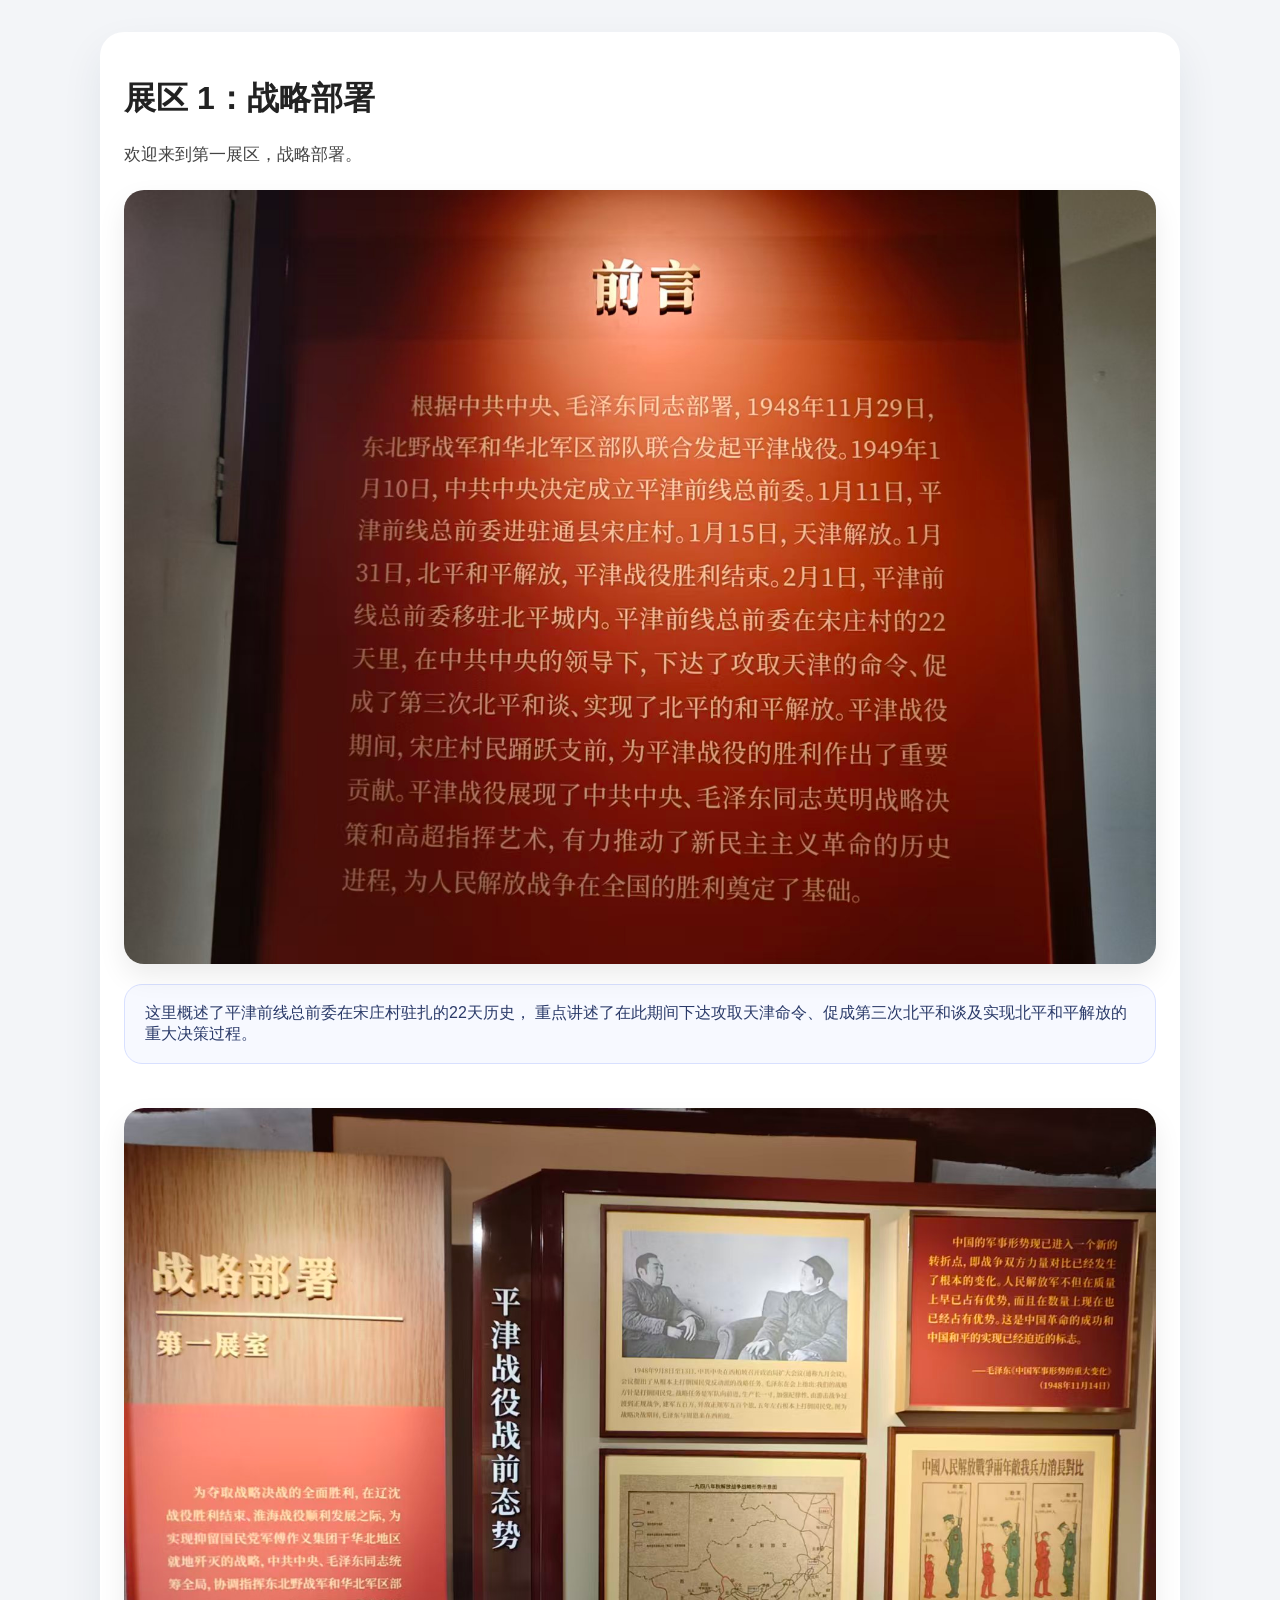
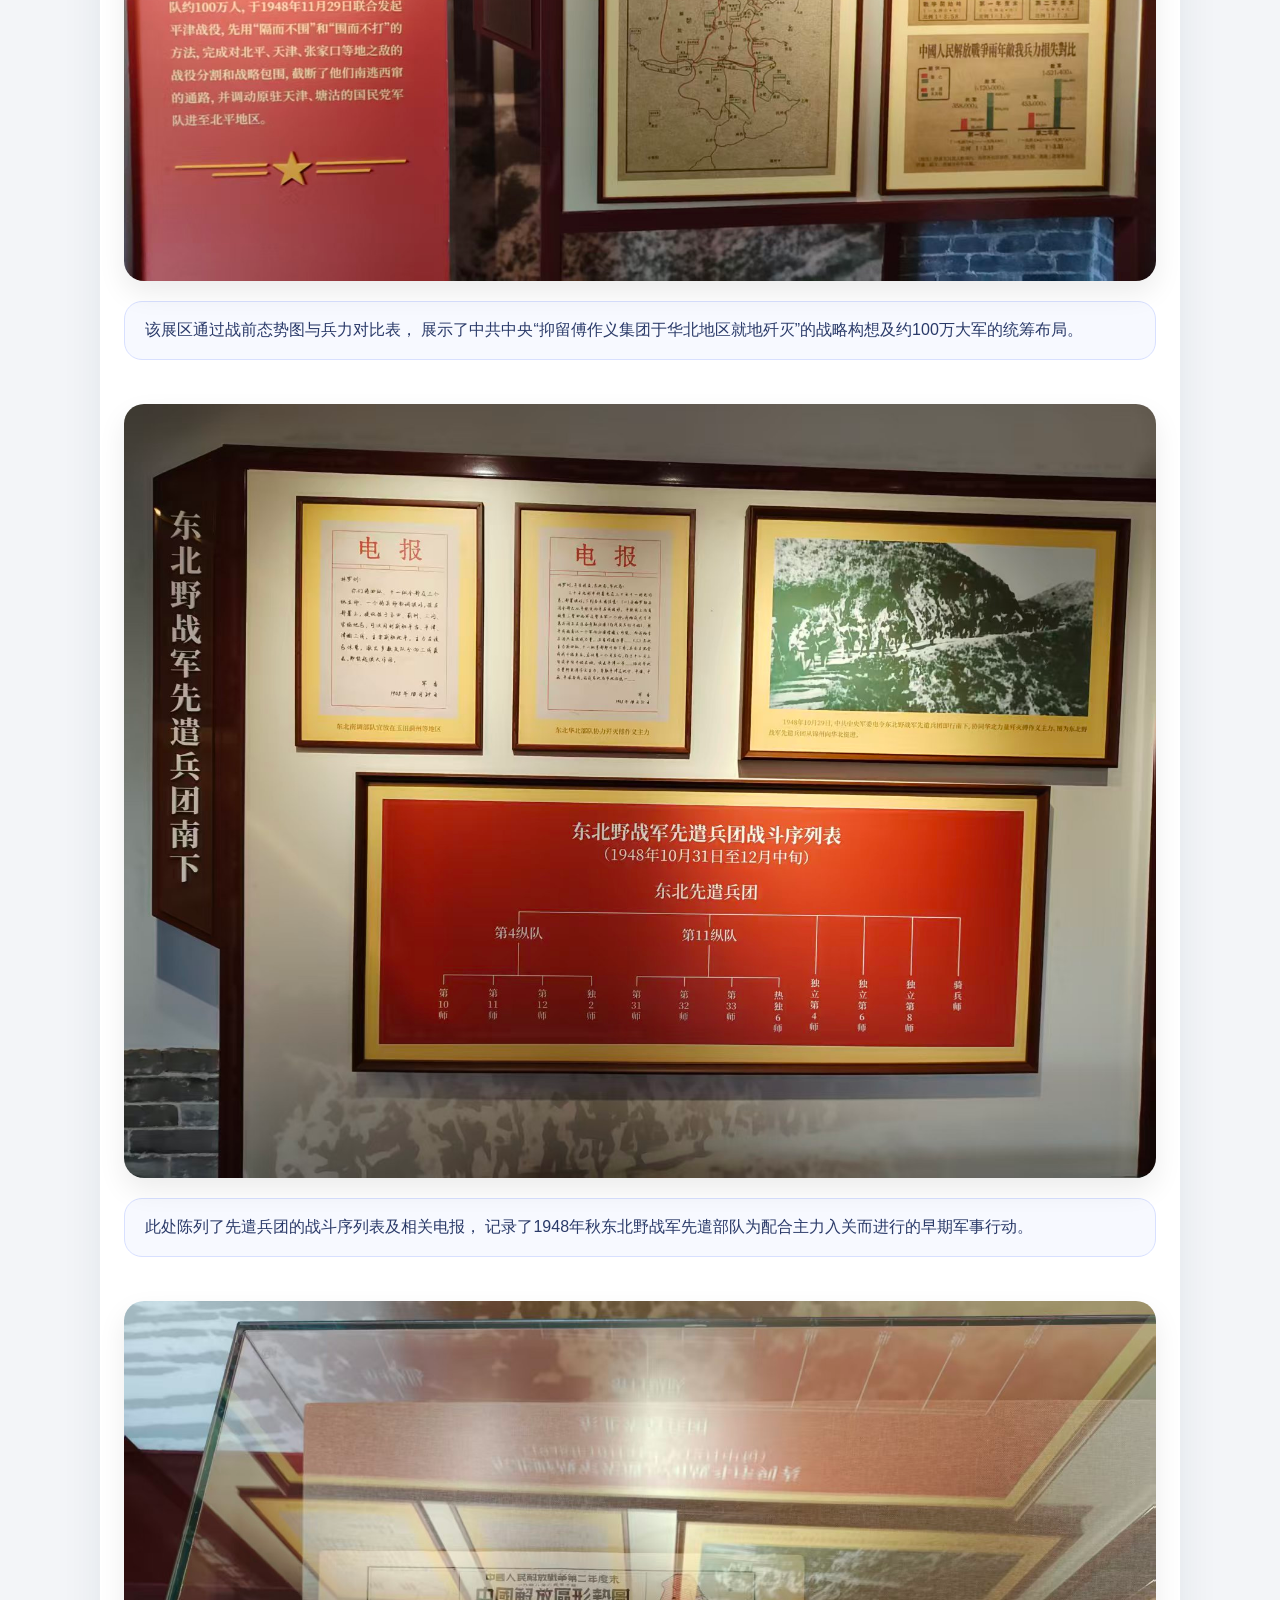
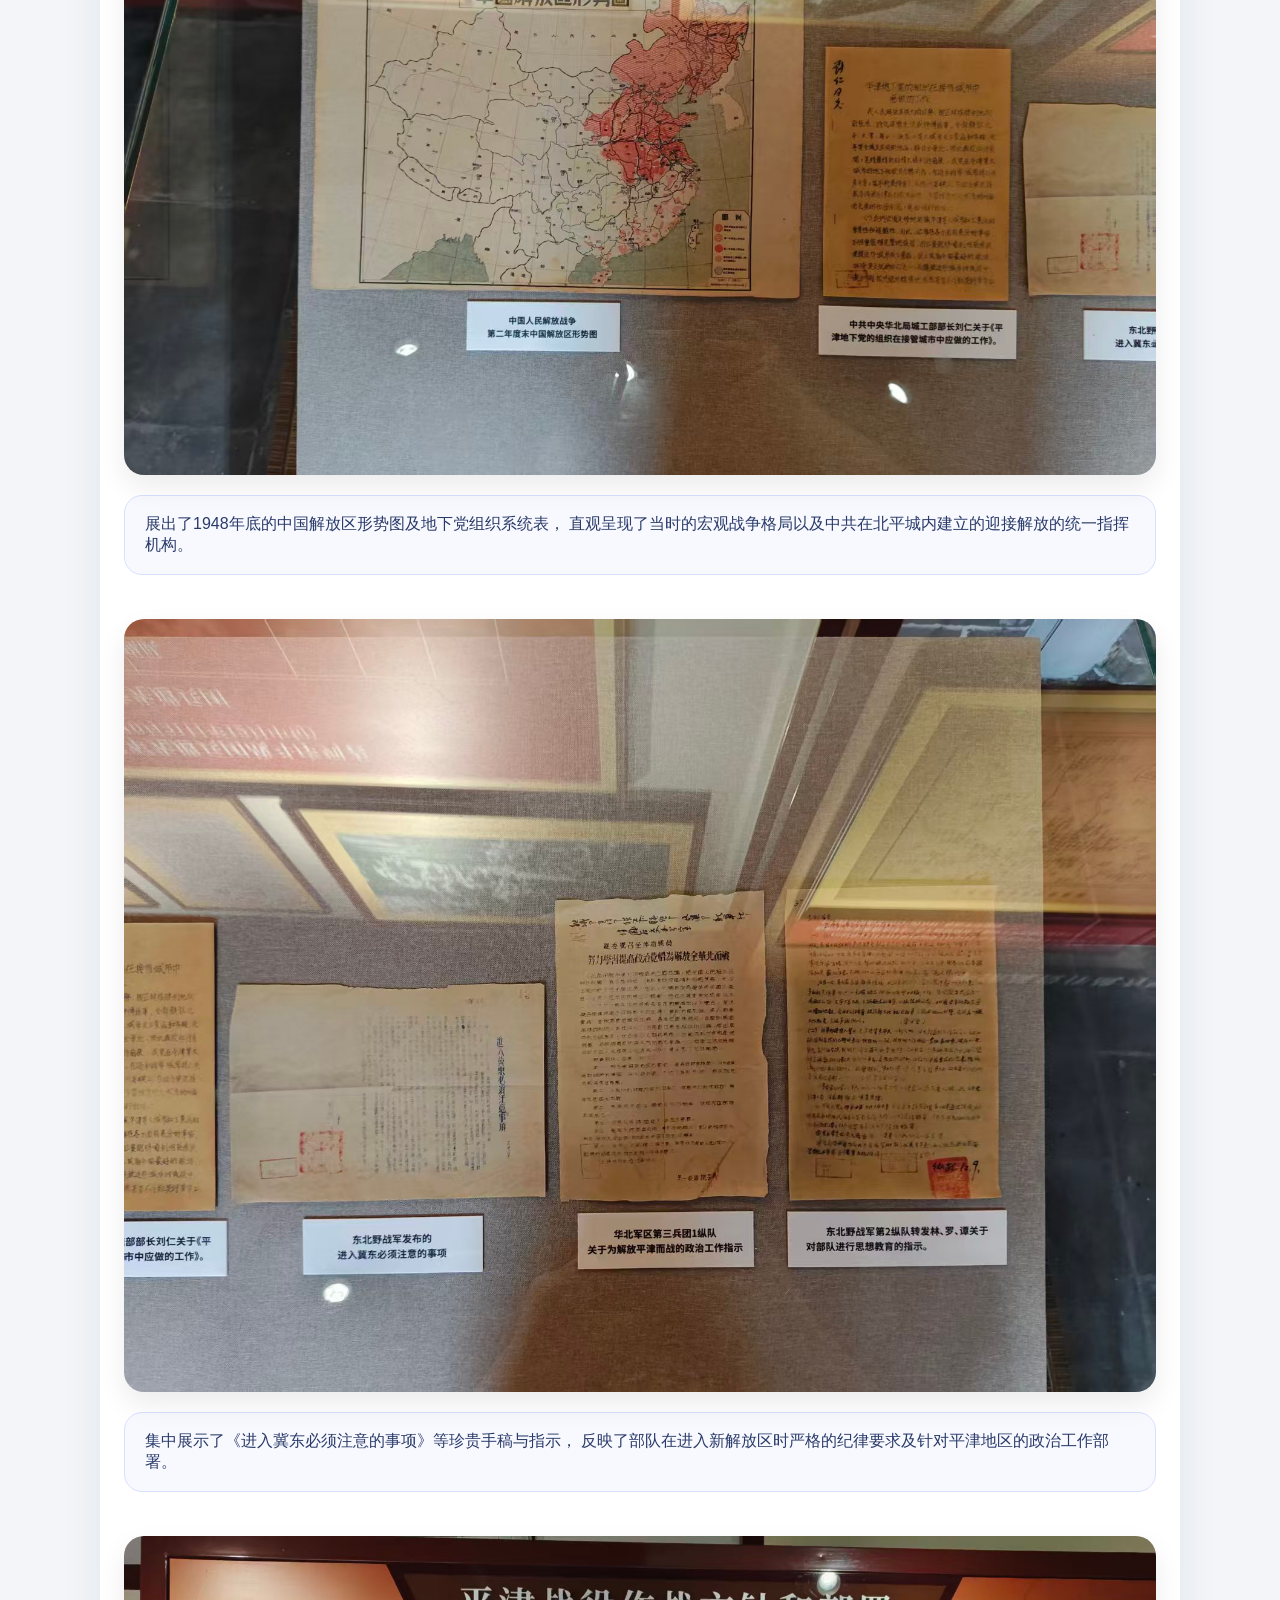
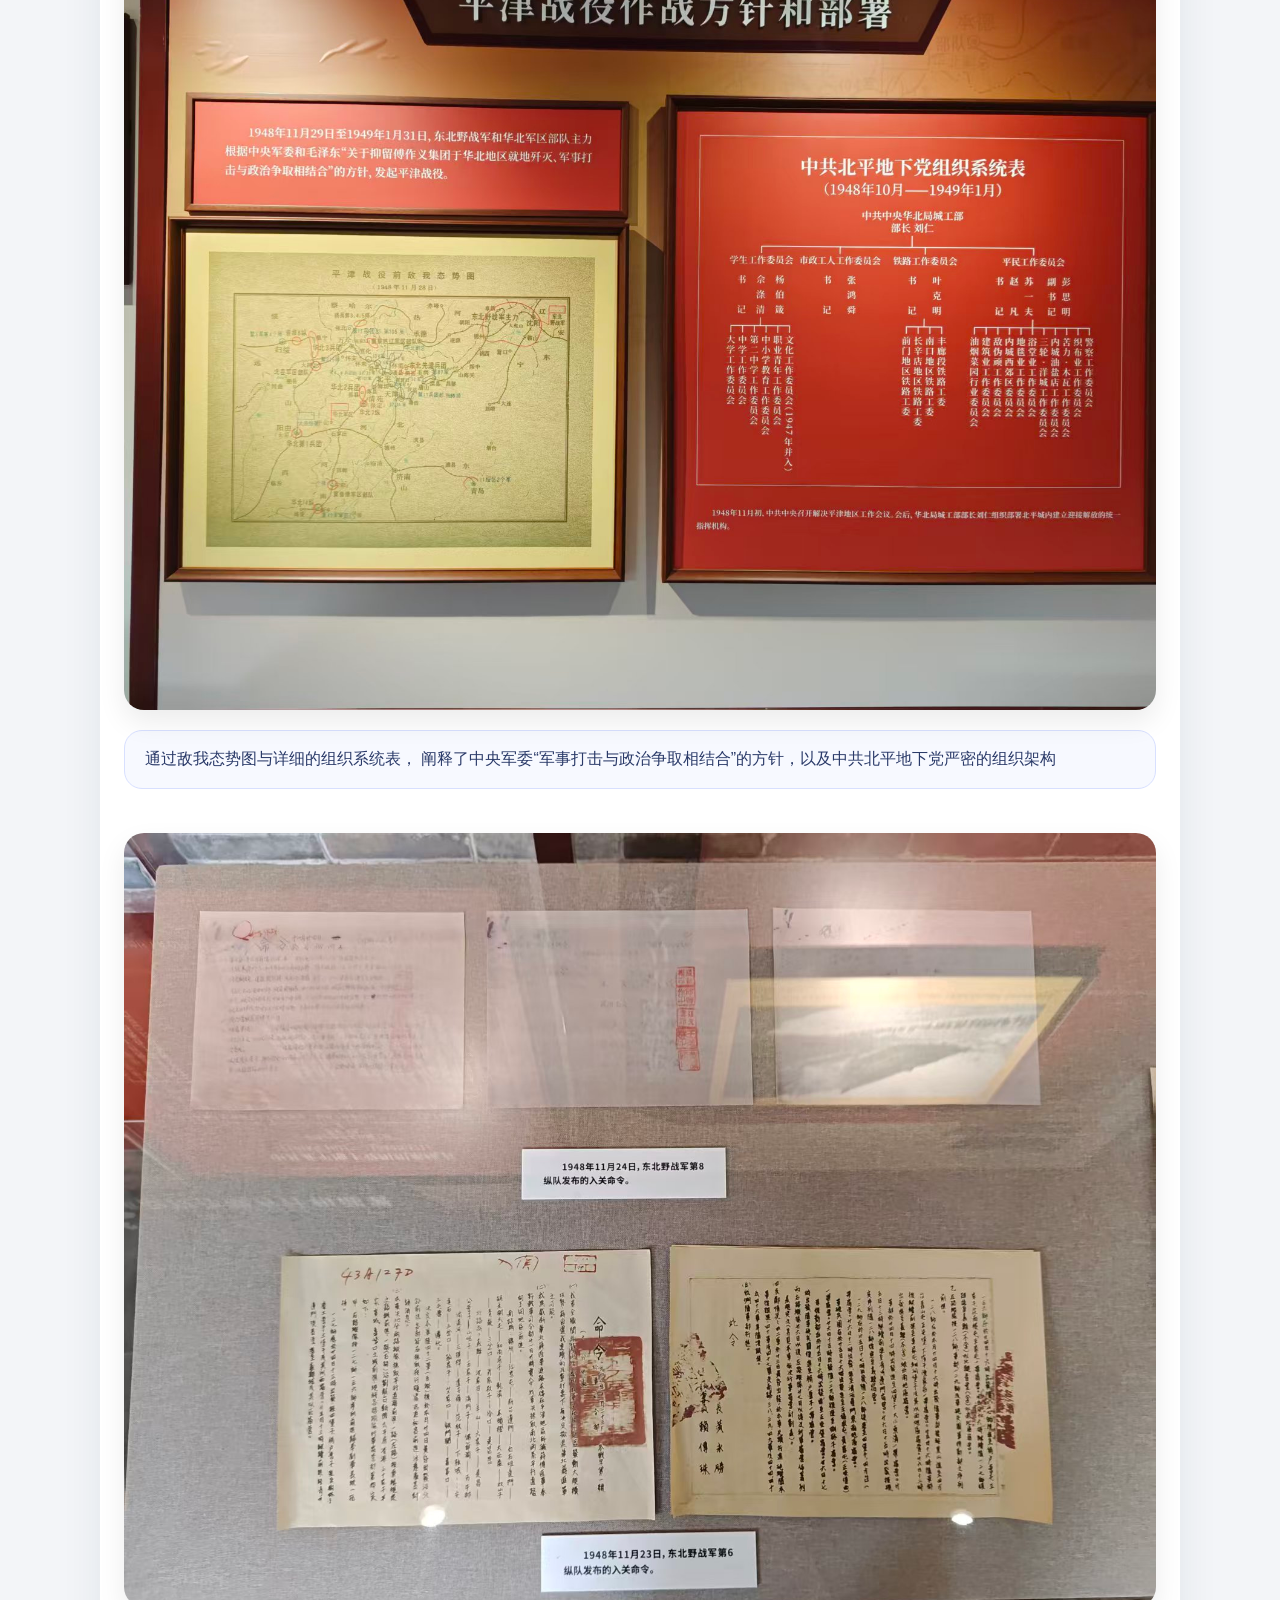
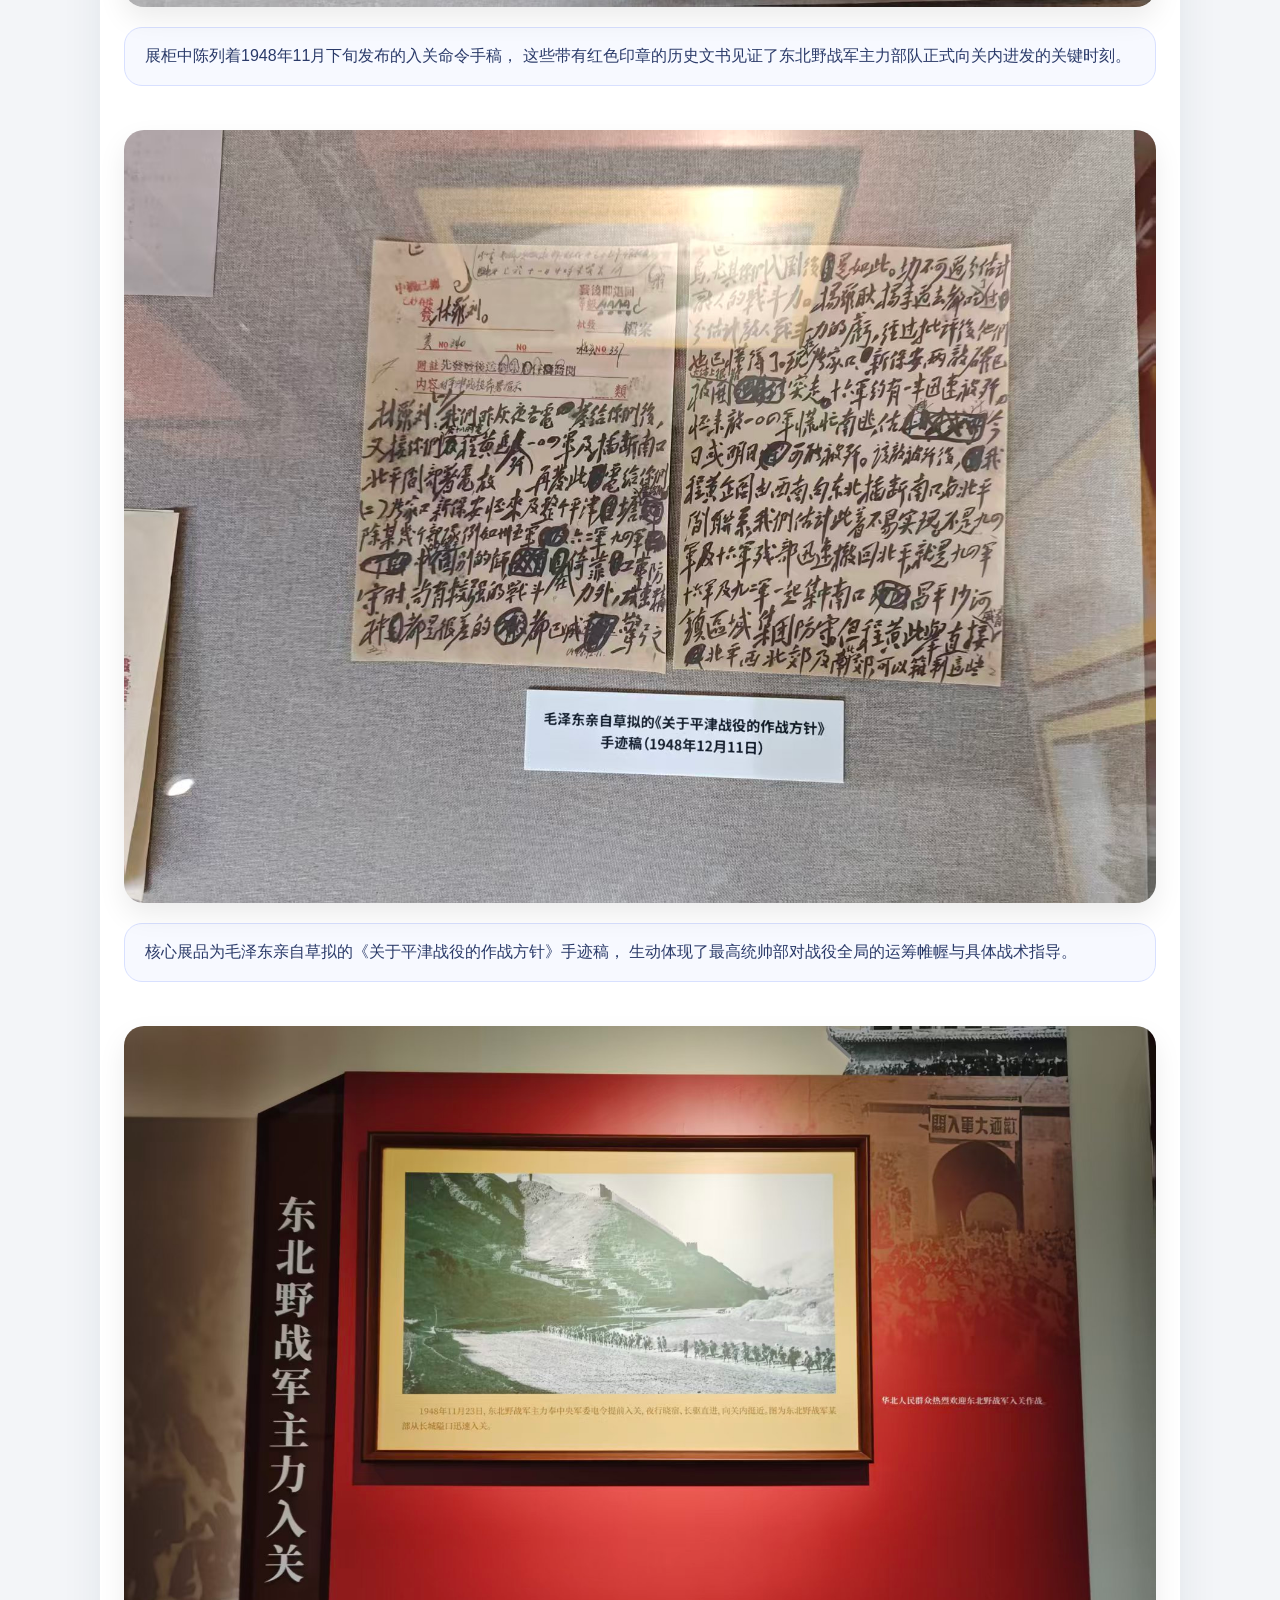
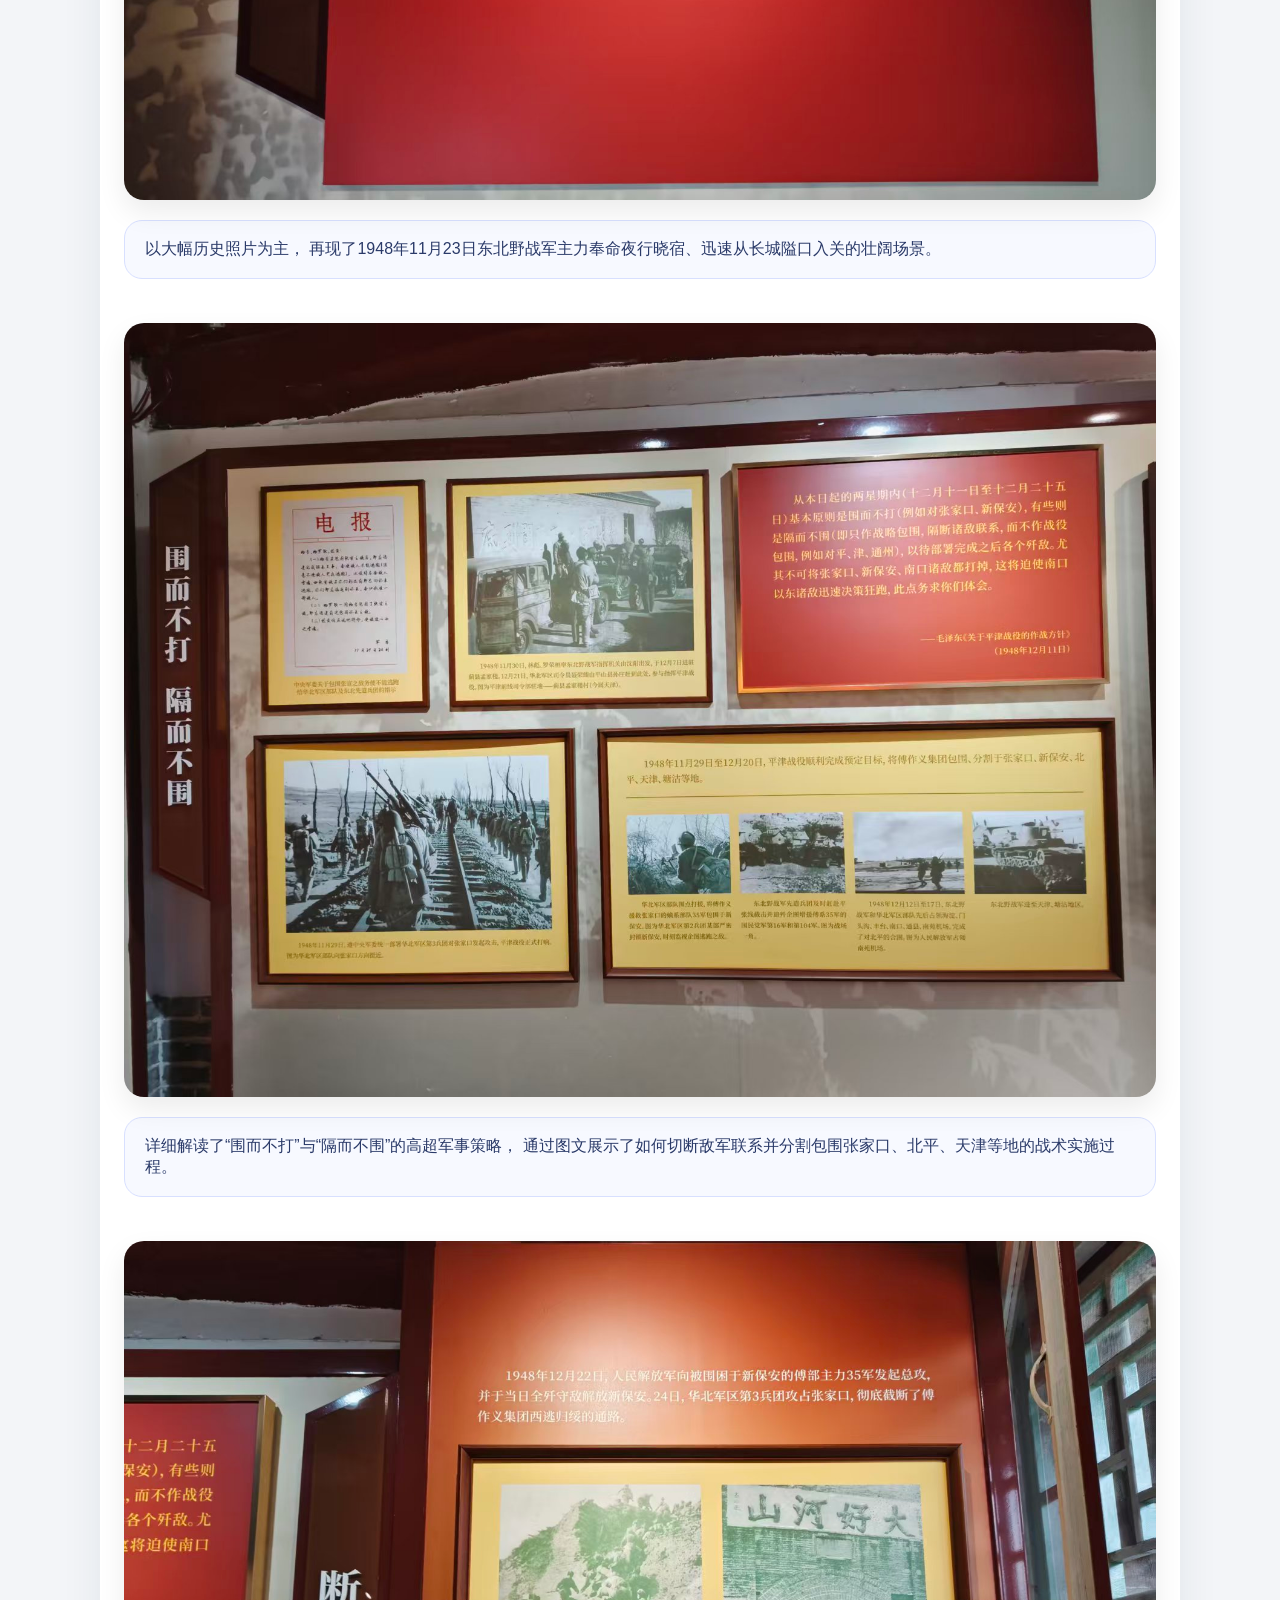
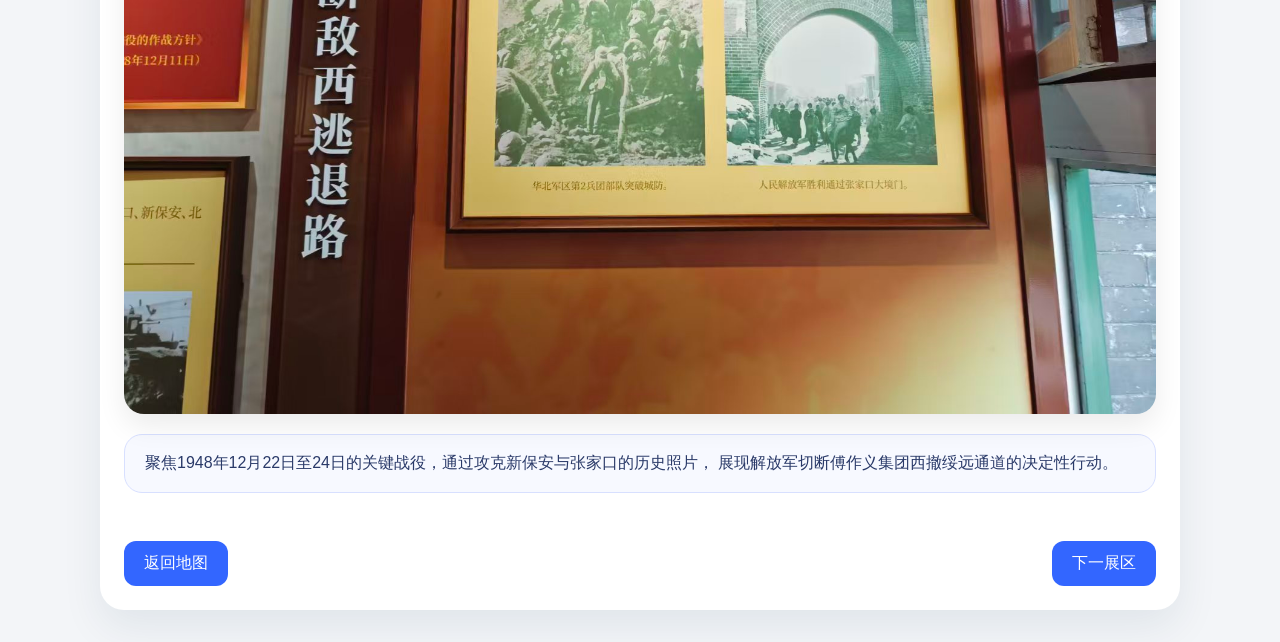
<file: page1.html>
<!DOCTYPE html>
<html lang="zh-CN">
<head>
  <meta charset="UTF-8" />
  <meta name="viewport" content="width=device-width, initial-scale=1.0" />
  <title>第一展区：战略部署</title>
  <link rel="stylesheet" href="styles.css" />
  <script src="scroll-reveal.js" defer></script>
</head>
<body>
  <main class="page-content">
    <h1>展区 1：战略部署</h1>
    <p class="page-intro">欢迎来到第一展区，战略部署。</p>

    <section class="image-column">
      <!-- 0.jpg -->
      <img src="img/展厅1/0.jpg" alt="战略部署 0" />
      <div class="text-box">这里概述了平津前线总前委在宋庄村驻扎的22天历史，
        重点讲述了在此期间下达攻取天津命令、促成第三次北平和谈及实现北平和平解放的重大决策过程。</div>

      <!-- 1.jpg -->
      <img src="img/展厅1/1.jpg" alt="战略部署 1" />
      <div class="text-box">该展区通过战前态势图与兵力对比表，
        展示了中共中央“抑留傅作义集团于华北地区就地歼灭”的战略构想及约100万大军的统筹布局。</div>

      <!-- 2.jpg -->
      <img src="img/展厅1/2.jpg" alt="战略部署 2" />
      <div class="text-box">此处陈列了先遣兵团的战斗序列表及相关电报，
        记录了1948年秋东北野战军先遣部队为配合主力入关而进行的早期军事行动。</div>

      <!-- 3.jpg -->
      <img src="img/展厅1/3.jpg" alt="战略部署 3" />
      <div class="text-box">展出了1948年底的中国解放区形势图及地下党组织系统表，
        直观呈现了当时的宏观战争格局以及中共在北平城内建立的迎接解放的统一指挥机构。</div>

      <!-- 4.jpg -->
      <img src="img/展厅1/4.jpg" alt="战略部署 4" />
      <div class="text-box">集中展示了《进入冀东必须注意的事项》等珍贵手稿与指示，
        反映了部队在进入新解放区时严格的纪律要求及针对平津地区的政治工作部署。</div>

      <!-- 5.jpg -->
      <img src="img/展厅1/5.jpg" alt="战略部署 5" />
      <div class="text-box">通过敌我态势图与详细的组织系统表，
        阐释了中央军委“军事打击与政治争取相结合”的方针，以及中共北平地下党严密的组织架构</div>

      <!-- 6.jpg -->
      <img src="img/展厅1/6.jpg" alt="战略部署 6" />
      <div class="text-box">展柜中陈列着1948年11月下旬发布的入关命令手稿，
        这些带有红色印章的历史文书见证了东北野战军主力部队正式向关内进发的关键时刻。</div>

      <!-- 7.jpg -->
      <img src="img/展厅1/7.jpg" alt="战略部署 7" />
      <div class="text-box">核心展品为毛泽东亲自草拟的《关于平津战役的作战方针》手迹稿，
        生动体现了最高统帅部对战役全局的运筹帷幄与具体战术指导。</div>

      <!-- 8.jpg -->
      <img src="img/展厅1/8.jpg" alt="战略部署 8" />
      <div class="text-box">以大幅历史照片为主，
        再现了1948年11月23日东北野战军主力奉命夜行晓宿、迅速从长城隘口入关的壮阔场景。</div>

      <!-- 9.jpg -->
      <img src="img/展厅1/9.jpg" alt="战略部署 9" />
      <div class="text-box">详细解读了“围而不打”与“隔而不围”的高超军事策略，
        通过图文展示了如何切断敌军联系并分割包围张家口、北平、天津等地的战术实施过程。</div>

      <!-- 10.jpg -->
      <img src="img/展厅1/10.jpg" alt="战略部署 10" />
      <div class="text-box">聚焦1948年12月22日至24日的关键战役，通过攻克新保安与张家口的历史照片，
        展现解放军切断傅作义集团西撤绥远通道的决定性行动。</div>
    </section>

    
    <nav class="page-nav">
      <a href="index.html">返回地图</a>
      <a href="page2.html">下一展区</a>
    </nav>
  </main>

</body>
</html>
</file>
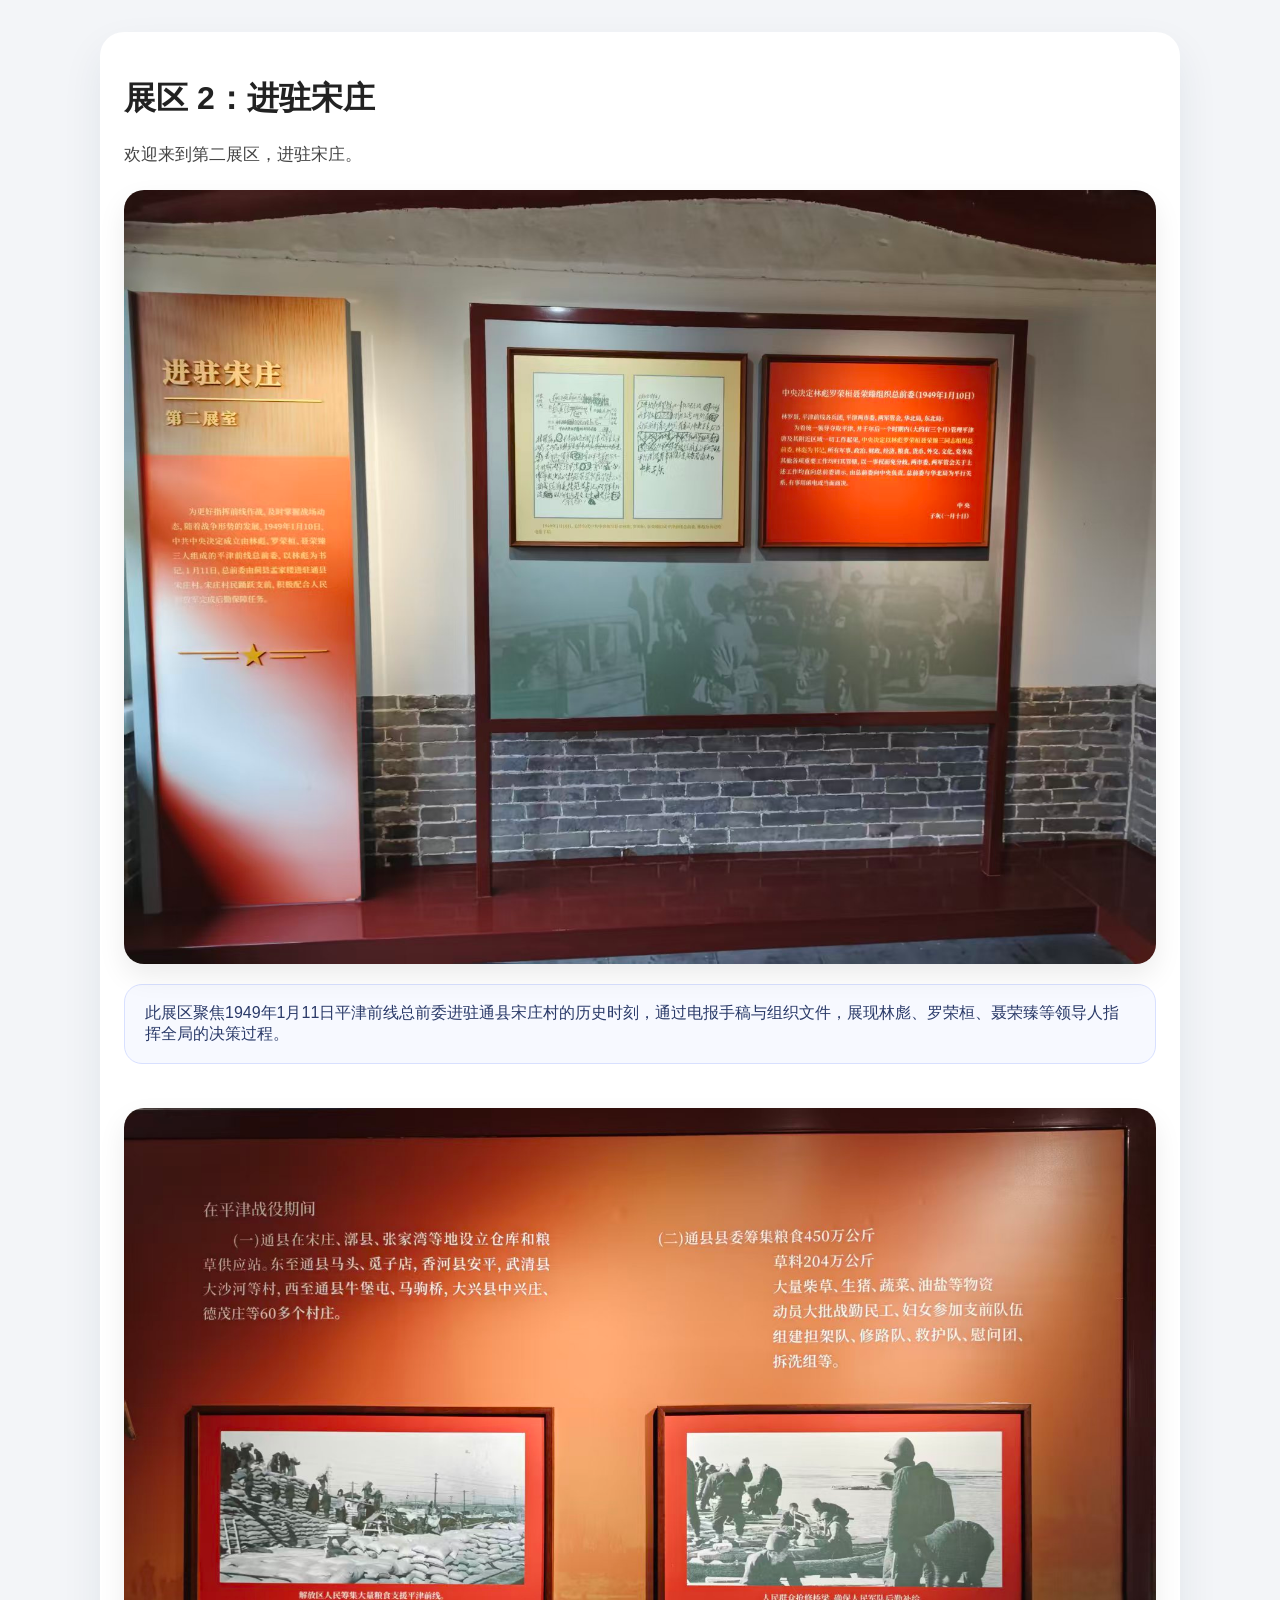
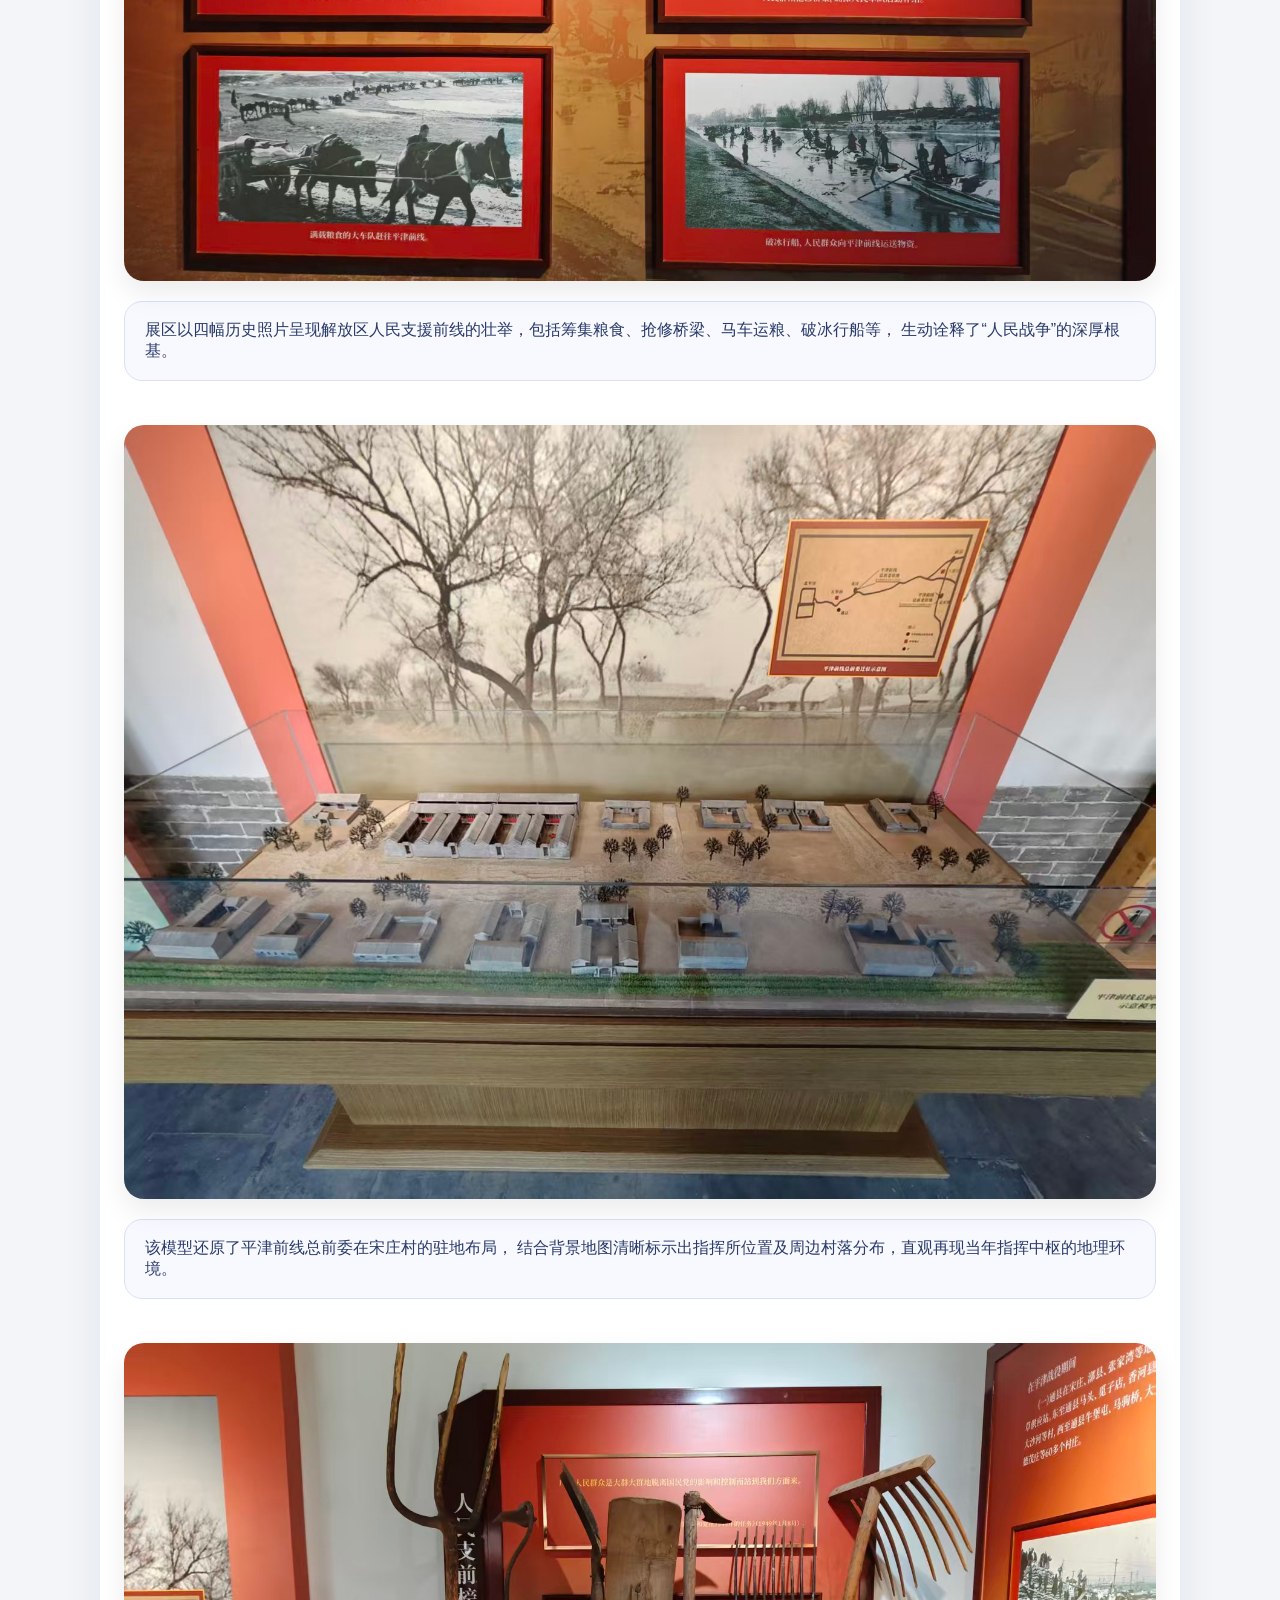
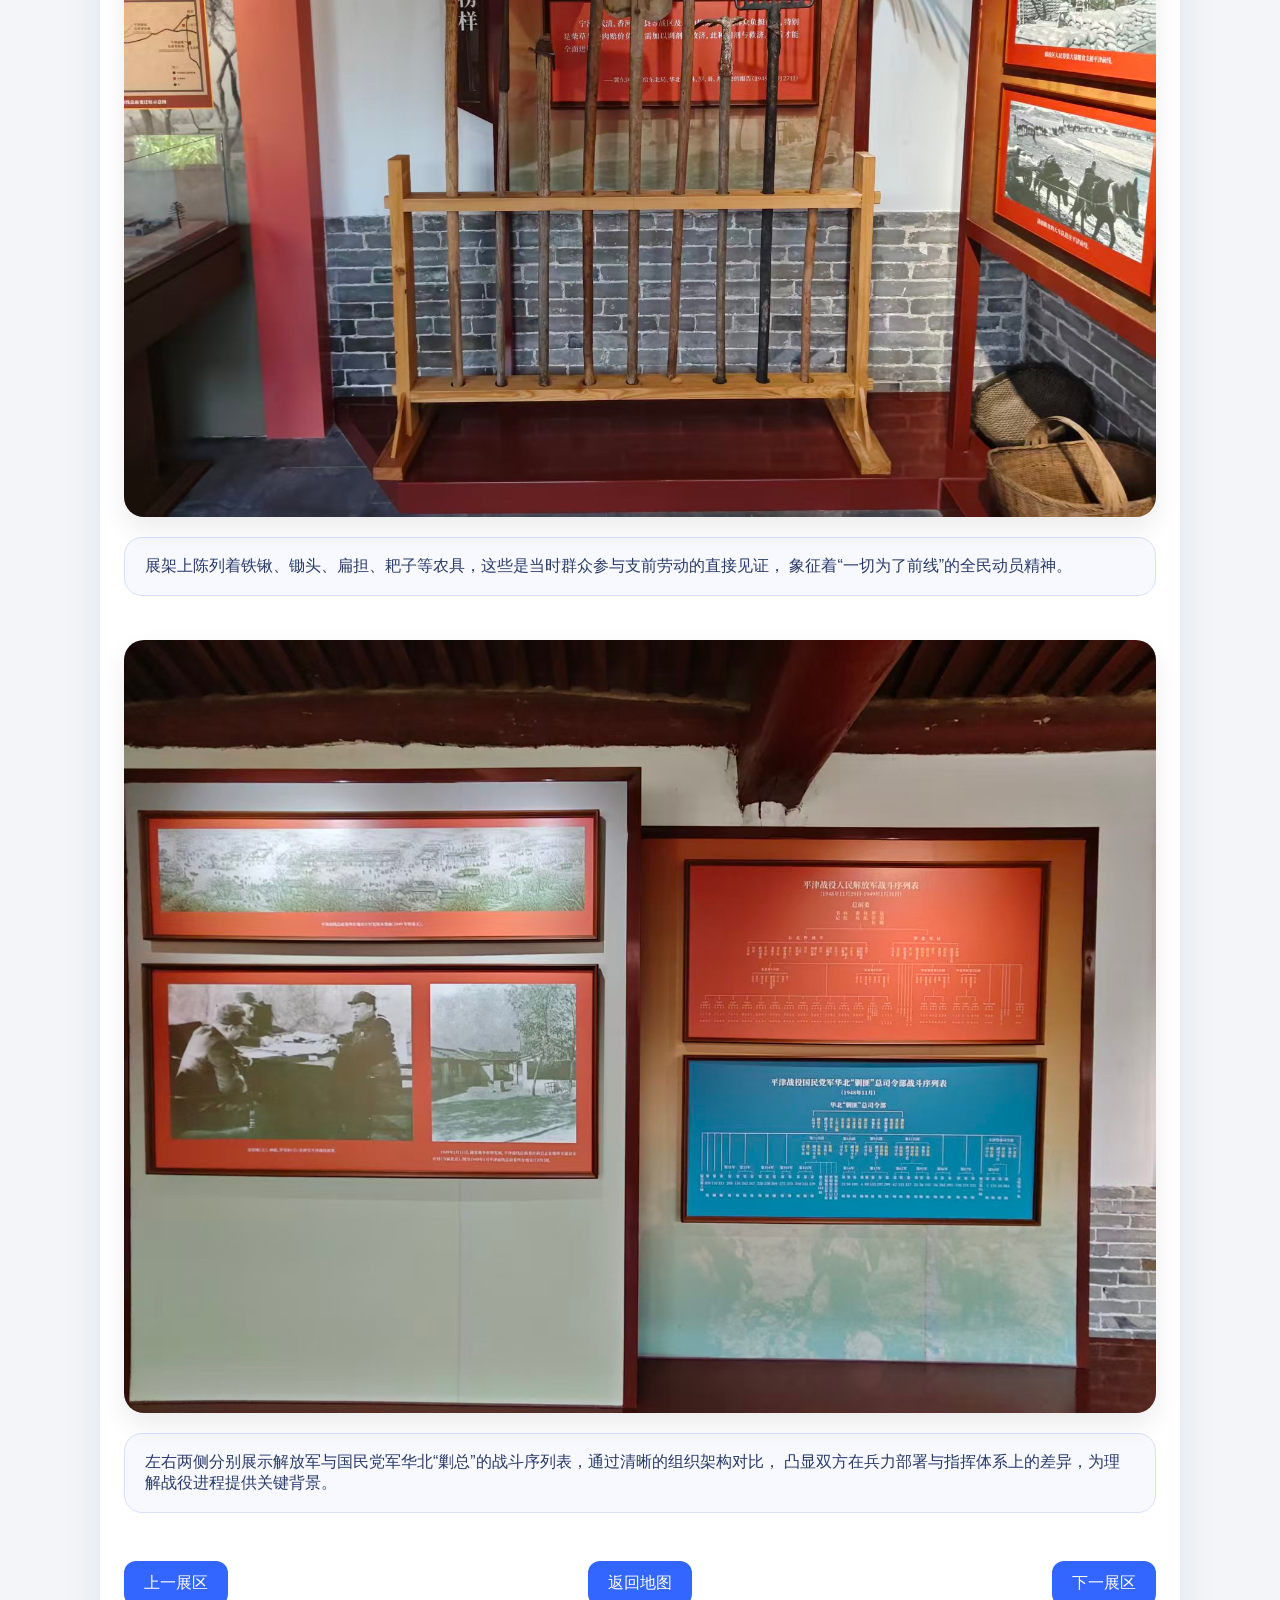
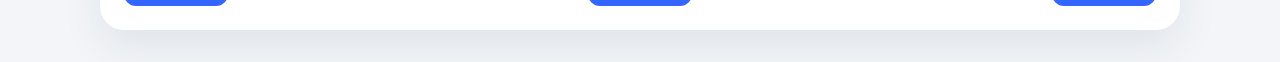
<file: page2.html>
﻿<!DOCTYPE html>
<html lang="zh-CN">
<head>
  <meta charset="UTF-8" />
  <meta name="viewport" content="width=device-width, initial-scale=1.0" />
  <title>第二展区：进驻宋庄</title>
  <link rel="stylesheet" href="styles.css" />
  <script src="scroll-reveal.js" defer></script>
</head>
<body>
  <main class="page-content">
  <h1>展区 2：进驻宋庄</h1>
  <p class="page-intro">欢迎来到第二展区，进驻宋庄。</p>

  <section class="image-column">
    <!-- 0.jpg -->
    <img src="img/展厅2/0.jpg" alt="进驻宋庄 0" />
    <div class="text-box">此展区聚焦1949年1月11日平津前线总前委进驻通县宋庄村的历史时刻，通过电报手稿与组织文件，展现林彪、罗荣桓、聂荣臻等领导人指挥全局的决策过程。</div>

    <!-- 1.jpg -->
    <img src="img/展厅2/1.jpg" alt="进驻宋庄 1" />
    <div class="text-box">展区以四幅历史照片呈现解放区人民支援前线的壮举，包括筹集粮食、抢修桥梁、马车运粮、破冰行船等，
      生动诠释了“人民战争”的深厚根基。</div>

    <!-- 2.jpg -->
    <img src="img/展厅2/2.jpg" alt="进驻宋庄 2" />
    <div class="text-box">该模型还原了平津前线总前委在宋庄村的驻地布局，
      结合背景地图清晰标示出指挥所位置及周边村落分布，直观再现当年指挥中枢的地理环境。</div>

    <!-- 3.jpg -->
    <img src="img/展厅2/3.jpg" alt="进驻宋庄 3" />
    <div class="text-box">展架上陈列着铁锹、锄头、扁担、耙子等农具，这些是当时群众参与支前劳动的直接见证，
      象征着“一切为了前线”的全民动员精神。</div>

    <!-- 4.jpg -->
    <img src="img/展厅2/4.jpg" alt="进驻宋庄 4" />
    <div class="text-box">左右两侧分别展示解放军与国民党军华北“剿总”的战斗序列表，通过清晰的组织架构对比，
      凸显双方在兵力部署与指挥体系上的差异，为理解战役进程提供关键背景。</div>
  </section>

  <nav class="page-nav">
    <a href="page1.html" class="nav-btn">上一展区</a>
    <a href="index.html" class="nav-btn nav-center">返回地图</a>
    <a href="page3.html" class="nav-btn">下一展区</a>
  </nav>
</main>

</body>
</html>
</file>
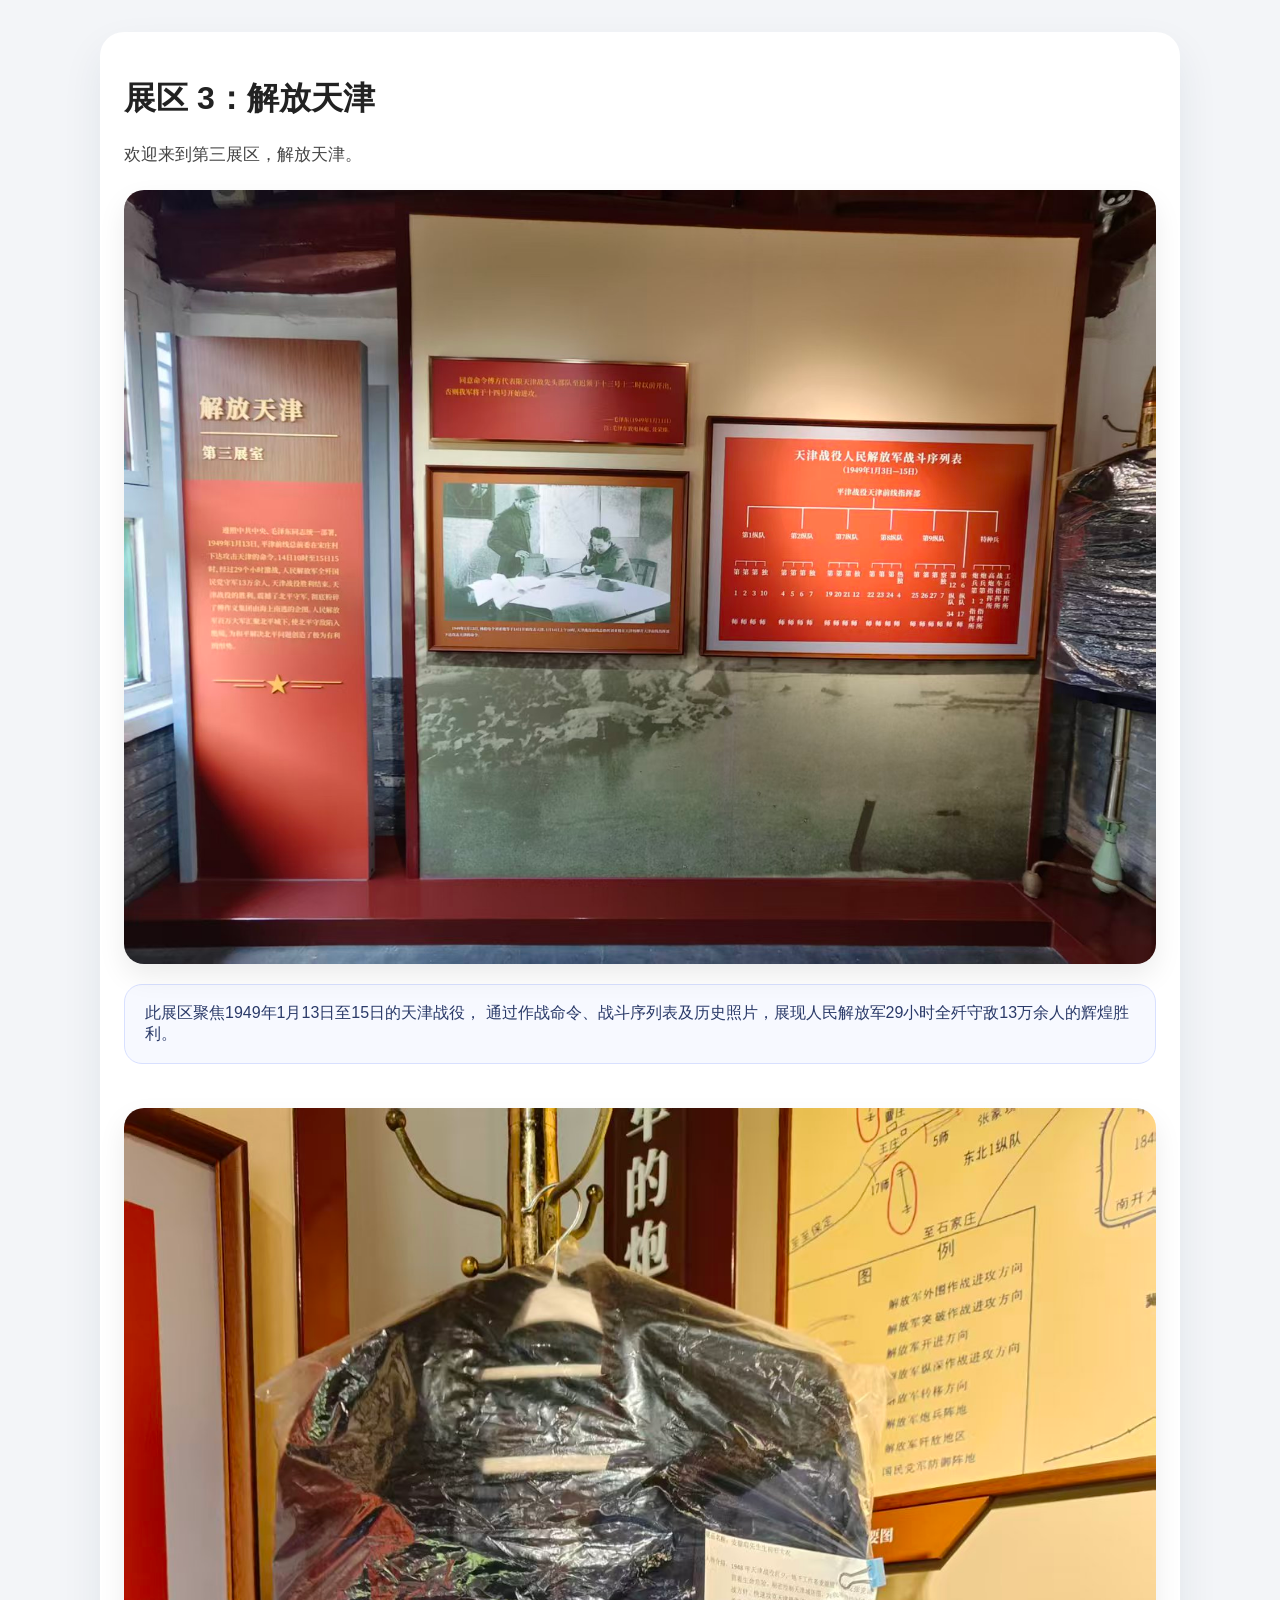
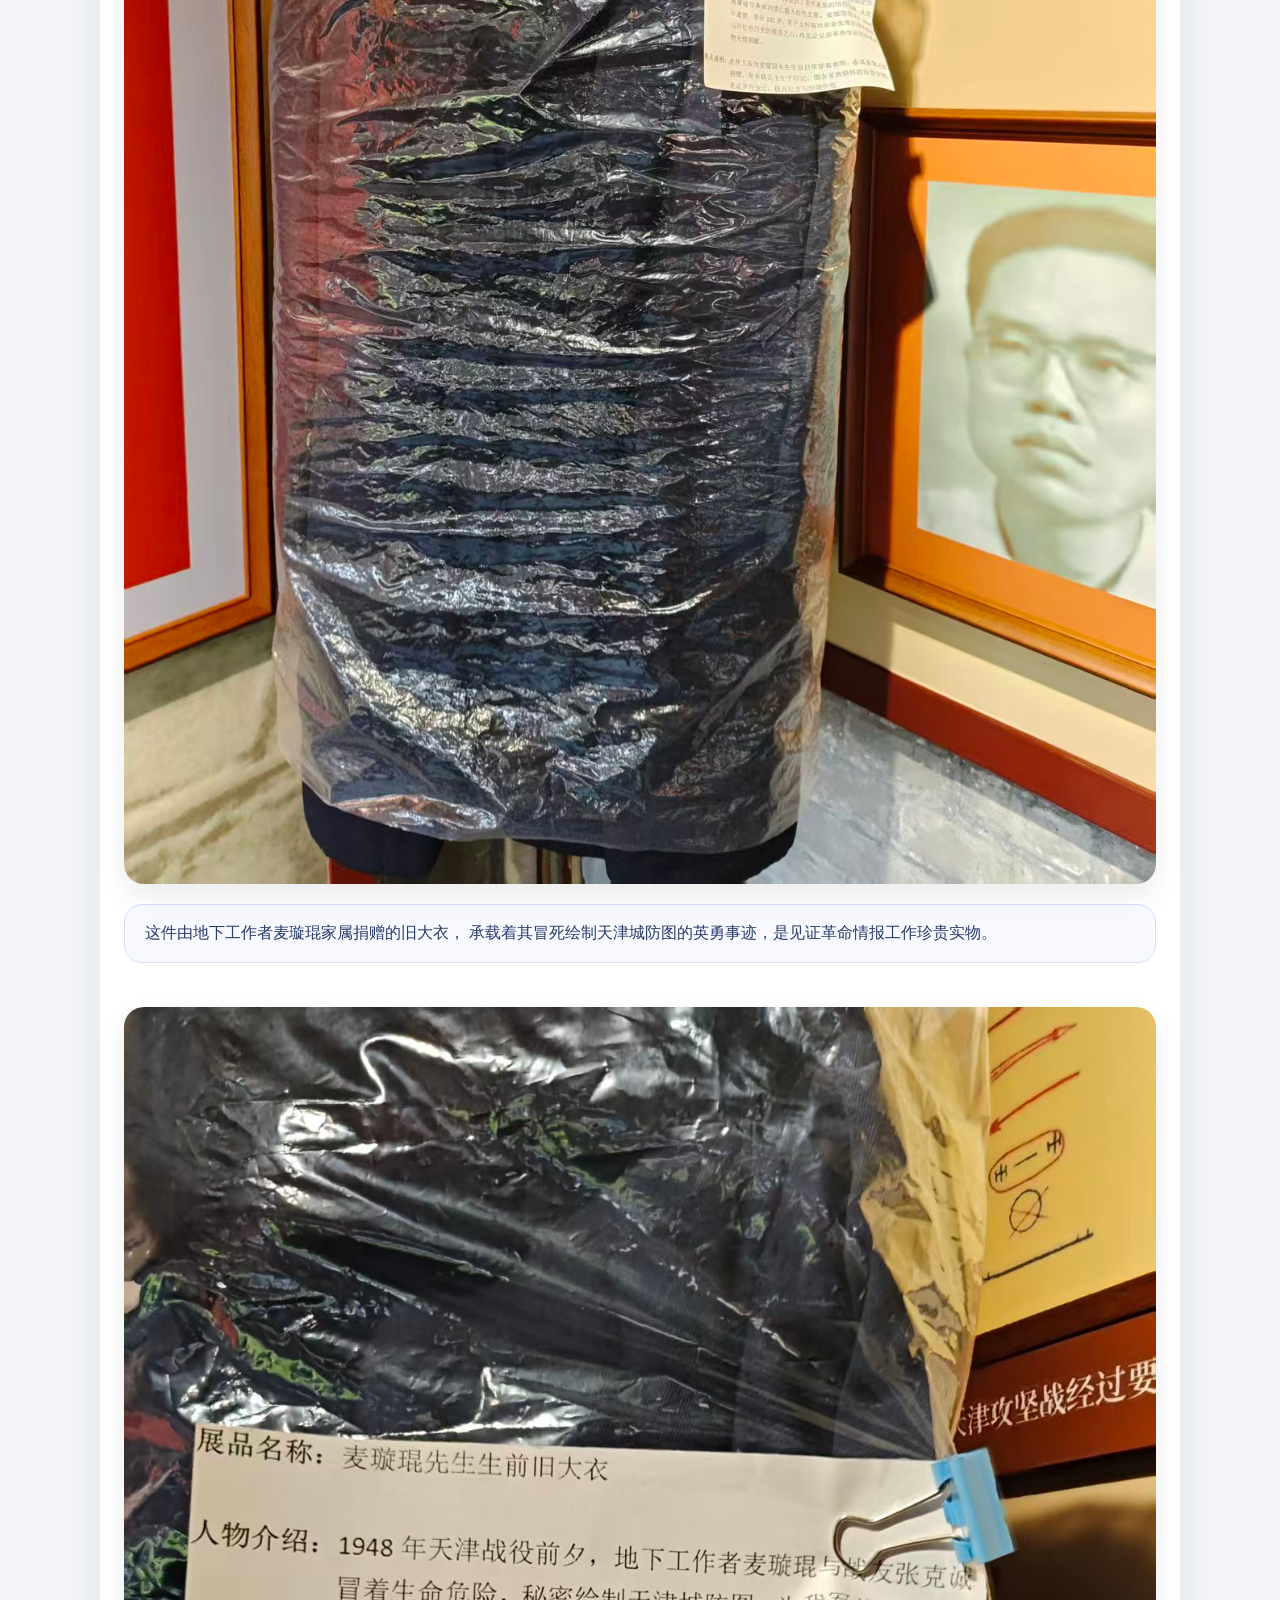
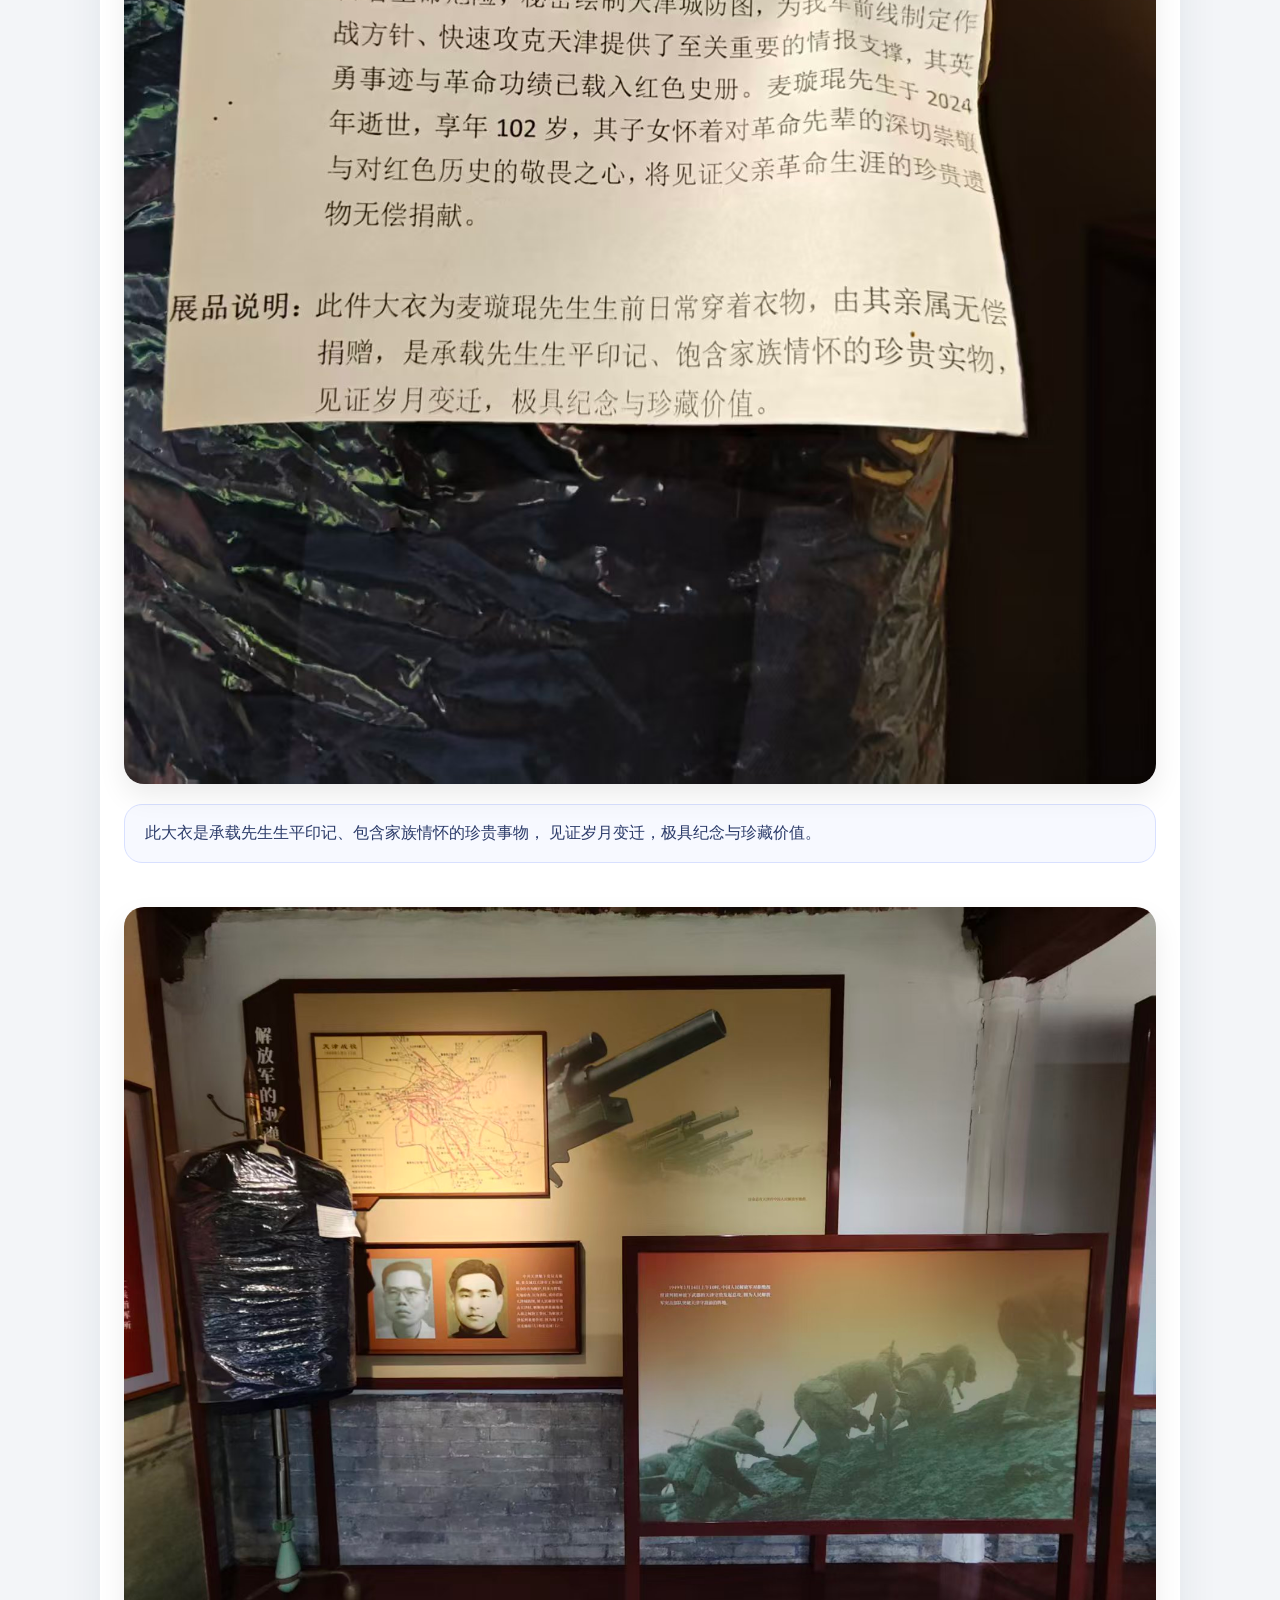
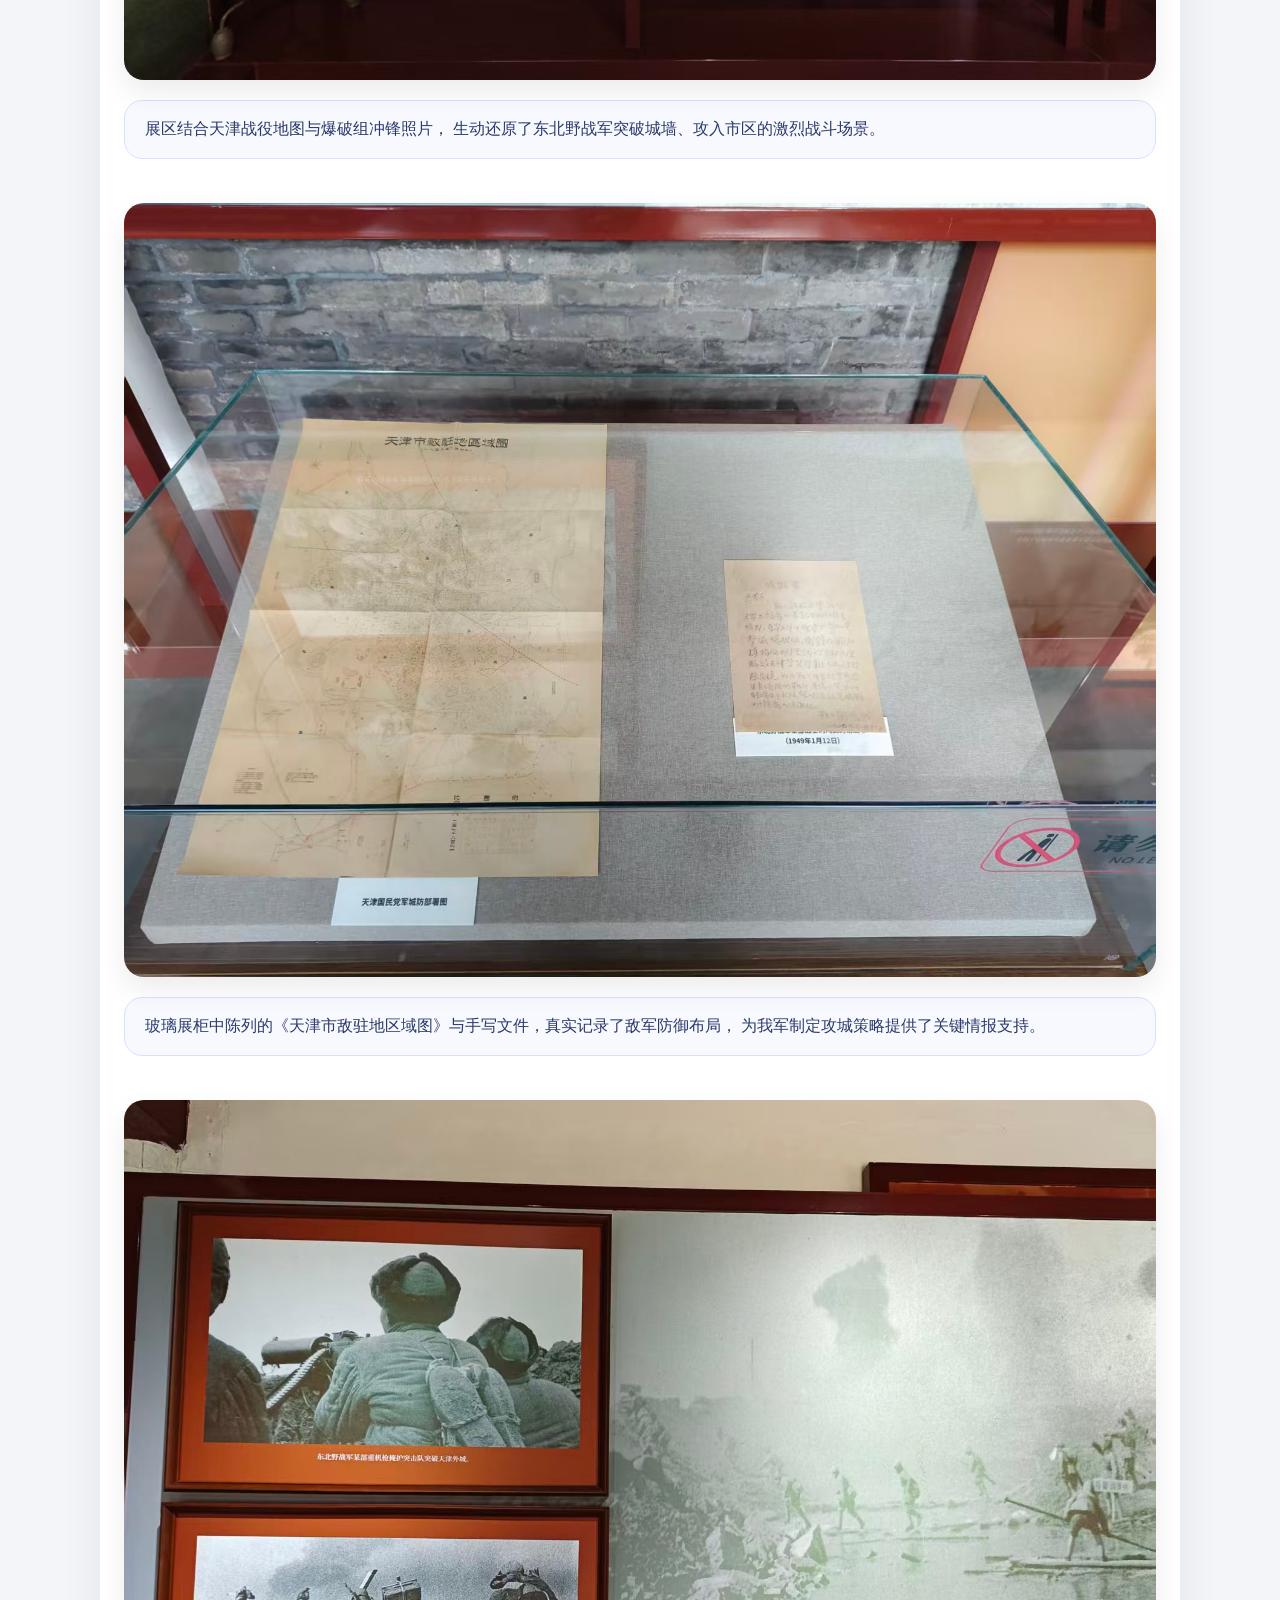
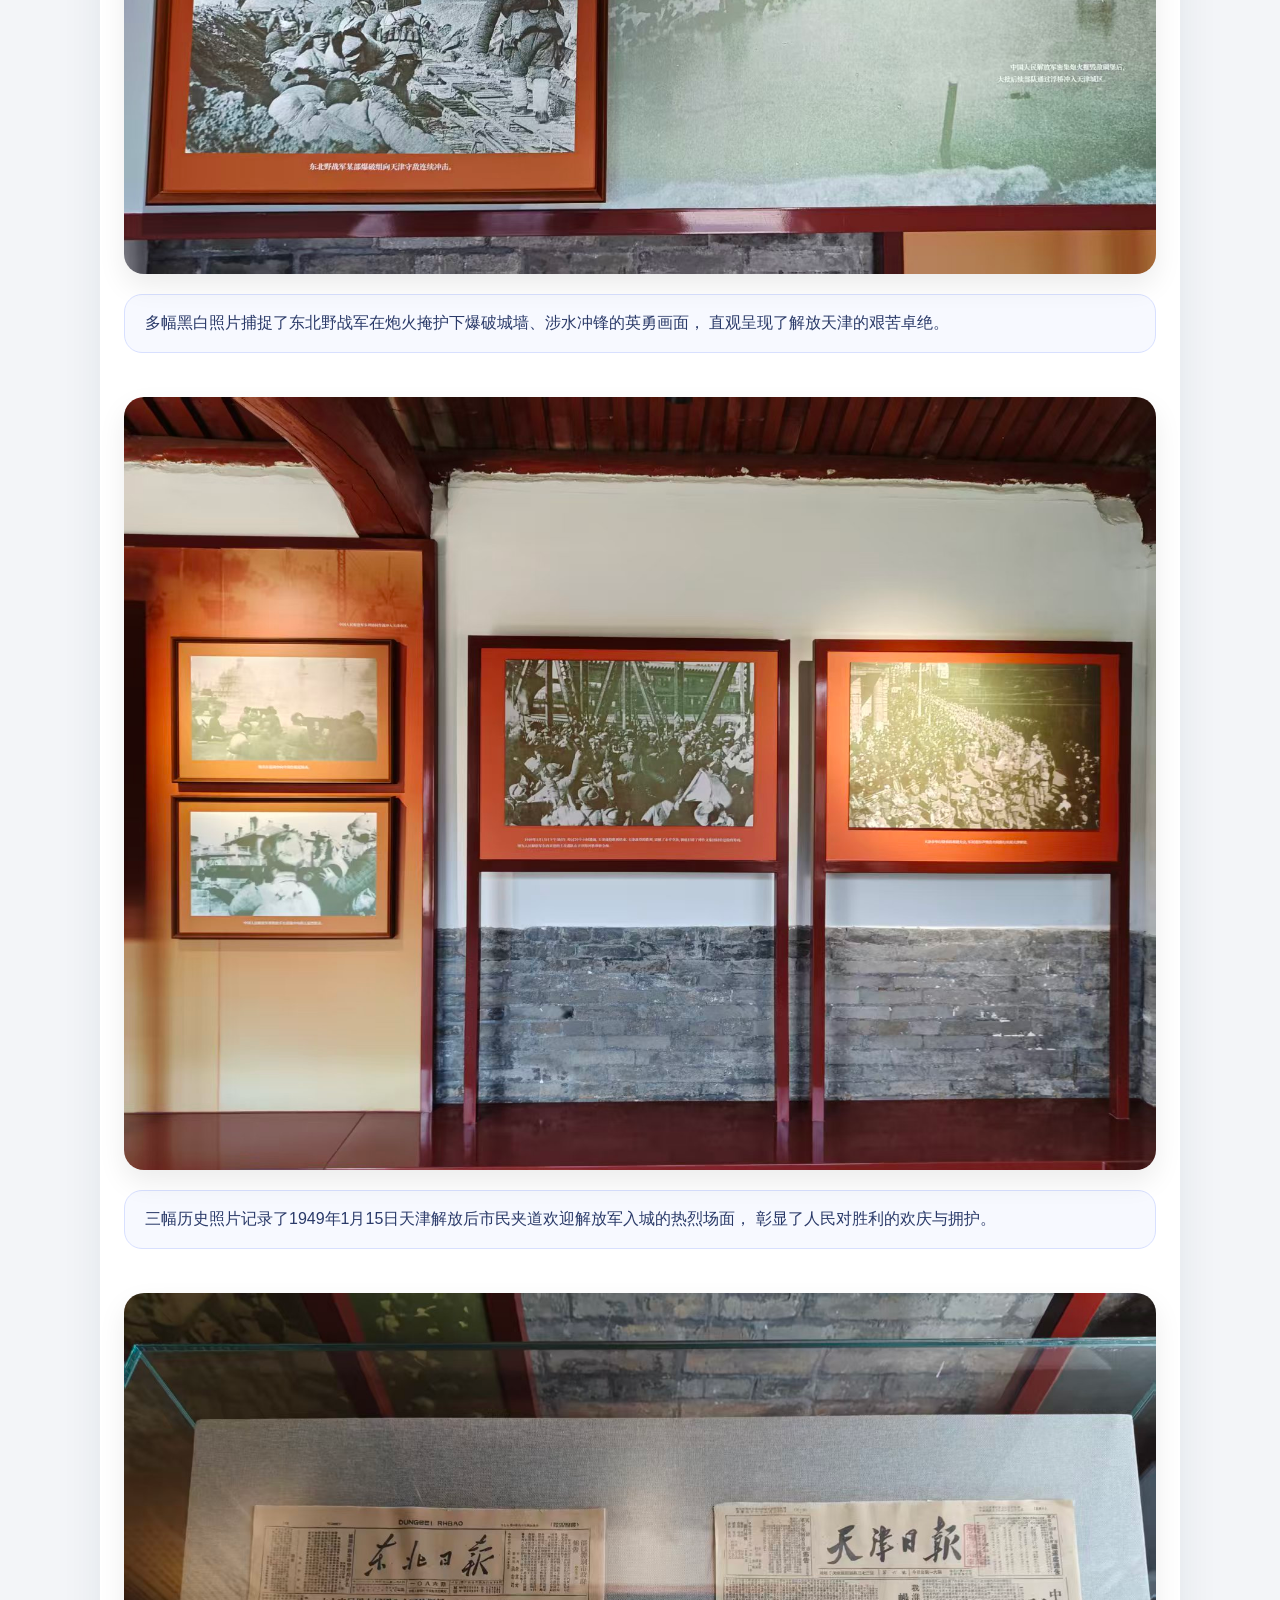
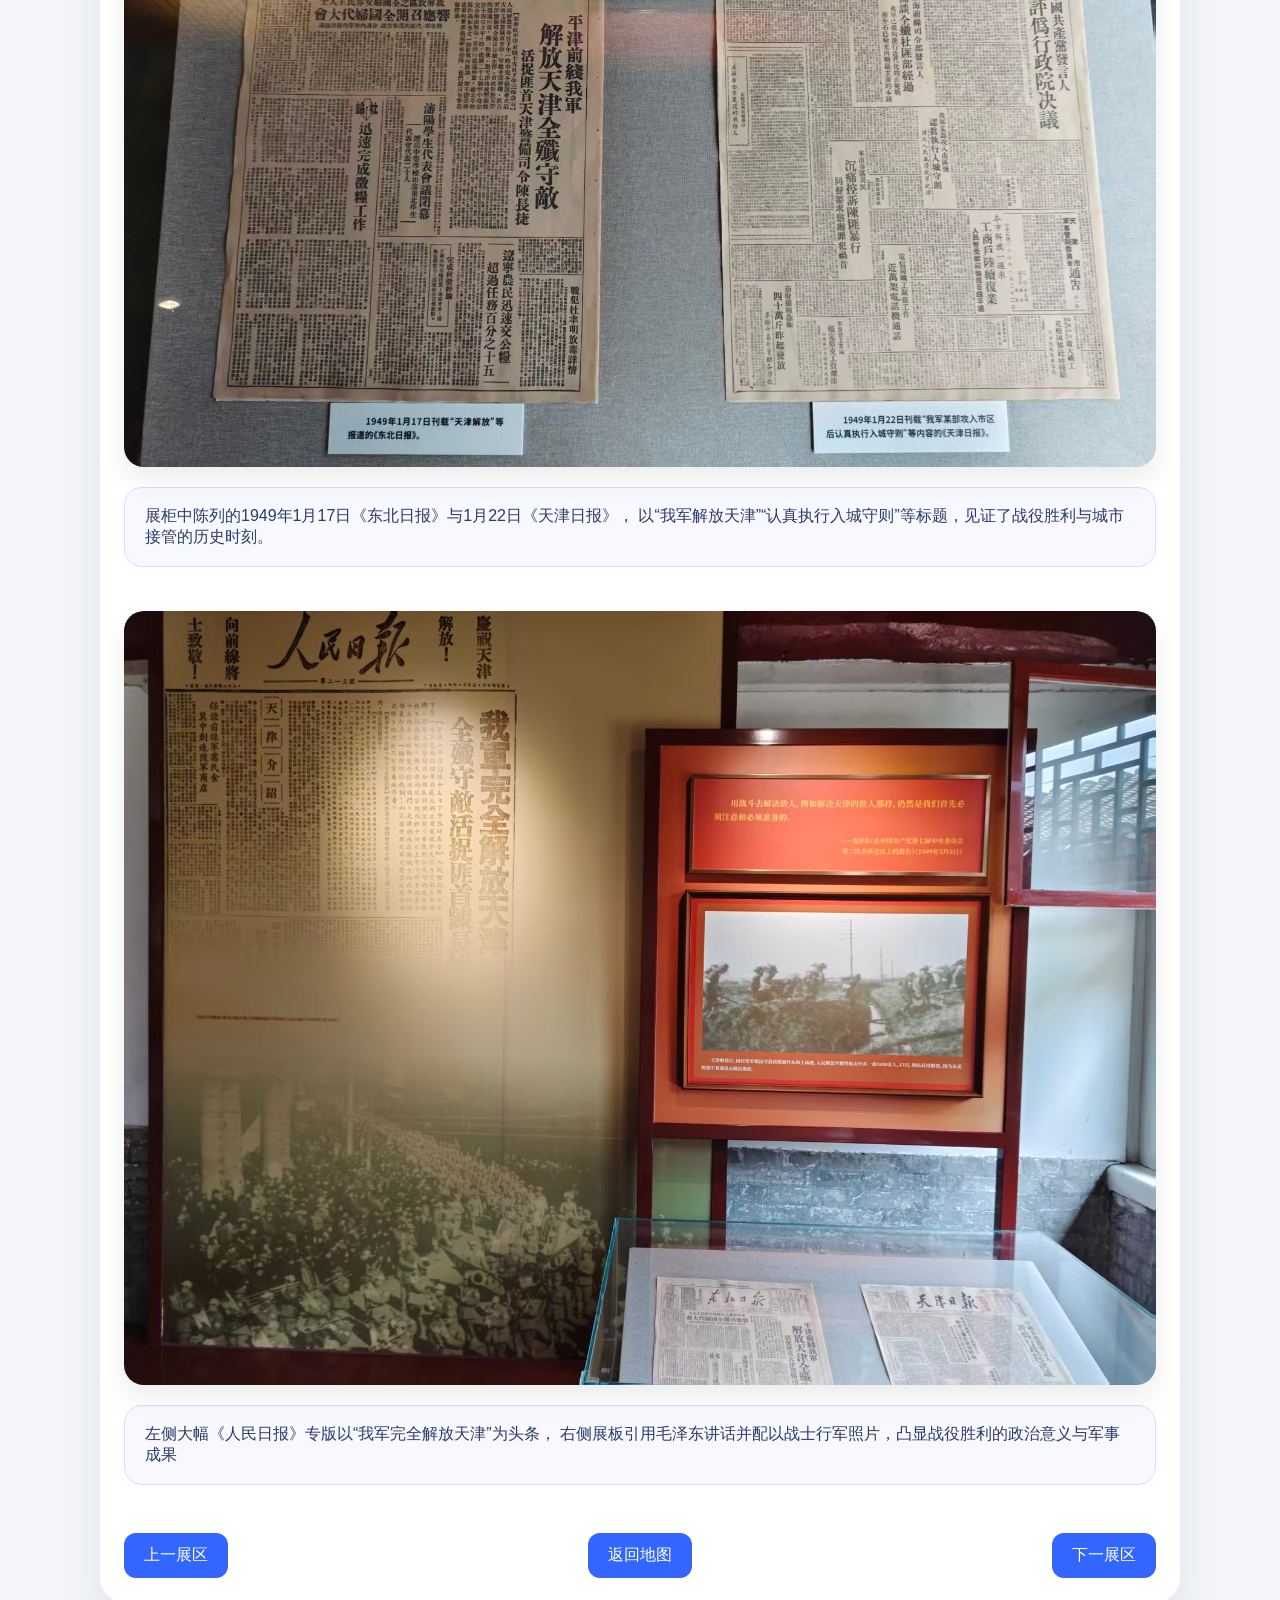
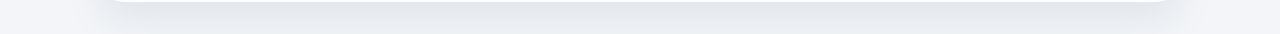
<file: page3.html>
﻿<!DOCTYPE html>
<html lang="zh-CN">
<head>
  <meta charset="UTF-8" />
  <meta name="viewport" content="width=device-width, initial-scale=1.0" />
  <title>第三展区：解放天津</title>
  <link rel="stylesheet" href="styles.css" />
  <script src="scroll-reveal.js" defer></script>
</head>
<body>
  <main class="page-content">
    <h1>展区 3：解放天津</h1>
    <p class="page-intro">欢迎来到第三展区，解放天津。</p>

    <section class="image-column">
      <!-- 0.jpg -->
      <img src="img/展厅3/0.jpg" alt="解放天津 0" />
      <div class="text-box">此展区聚焦1949年1月13日至15日的天津战役，
        通过作战命令、战斗序列表及历史照片，展现人民解放军29小时全歼守敌13万余人的辉煌胜利。</div>

      <!-- 1.jpg -->
      <img src="img/展厅3/1.jpg" alt="解放天津 1" />
      <div class="text-box">这件由地下工作者麦璇琨家属捐赠的旧大衣，
        承载着其冒死绘制天津城防图的英勇事迹，是见证革命情报工作珍贵实物。</div>

      <!-- 2.jpg -->
      <img src="img/展厅3/2.jpg" alt="解放天津 2" />
      <div class="text-box">此大衣是承载先生生平印记、包含家族情怀的珍贵事物，
        见证岁月变迁，极具纪念与珍藏价值。
      </div>

      <!-- 3.jpg -->
      <img src="img/展厅3/3.jpg" alt="解放天津 3" />
      <div class="text-box">展区结合天津战役地图与爆破组冲锋照片，
        生动还原了东北野战军突破城墙、攻入市区的激烈战斗场景。</div>

      <!-- 4.jpg -->
      <img src="img/展厅3/4.jpg" alt="解放天津 4" />
      <div class="text-box">玻璃展柜中陈列的《天津市敌驻地区域图》与手写文件，真实记录了敌军防御布局，
        为我军制定攻城策略提供了关键情报支持。</div>

      <!-- 5.jpg -->
      <img src="img/展厅3/5.jpg" alt="解放天津 5" />
      <div class="text-box">多幅黑白照片捕捉了东北野战军在炮火掩护下爆破城墙、涉水冲锋的英勇画面，
        直观呈现了解放天津的艰苦卓绝。</div>

      <!-- 6.jpg -->
      <img src="img/展厅3/6.jpg" alt="解放天津 6" />
      <div class="text-box">三幅历史照片记录了1949年1月15日天津解放后市民夹道欢迎解放军入城的热烈场面，
        彰显了人民对胜利的欢庆与拥护。</div>

      <!-- 7.jpg -->
      <img src="img/展厅3/7.jpg" alt="解放天津 7" />
      <div class="text-box">展柜中陈列的1949年1月17日《东北日报》与1月22日《天津日报》，
        以“我军解放天津”“认真执行入城守则”等标题，见证了战役胜利与城市接管的历史时刻。</div>

      <!-- 8.jpg -->
      <img src="img/展厅3/8.jpg" alt="解放天津 8" />
      <div class="text-box">左侧大幅《人民日报》专版以“我军完全解放天津”为头条，
        右侧展板引用毛泽东讲话并配以战士行军照片，凸显战役胜利的政治意义与军事成果</div>
    </section>

  <nav class="page-nav">
    <a href="page2.html" class="nav-btn">上一展区</a>
    <a href="index.html" class="nav-btn nav-center">返回地图</a>
    <a href="page4.html" class="nav-btn">下一展区</a>
  </nav>
  </main>
</body>
</html>
</file>
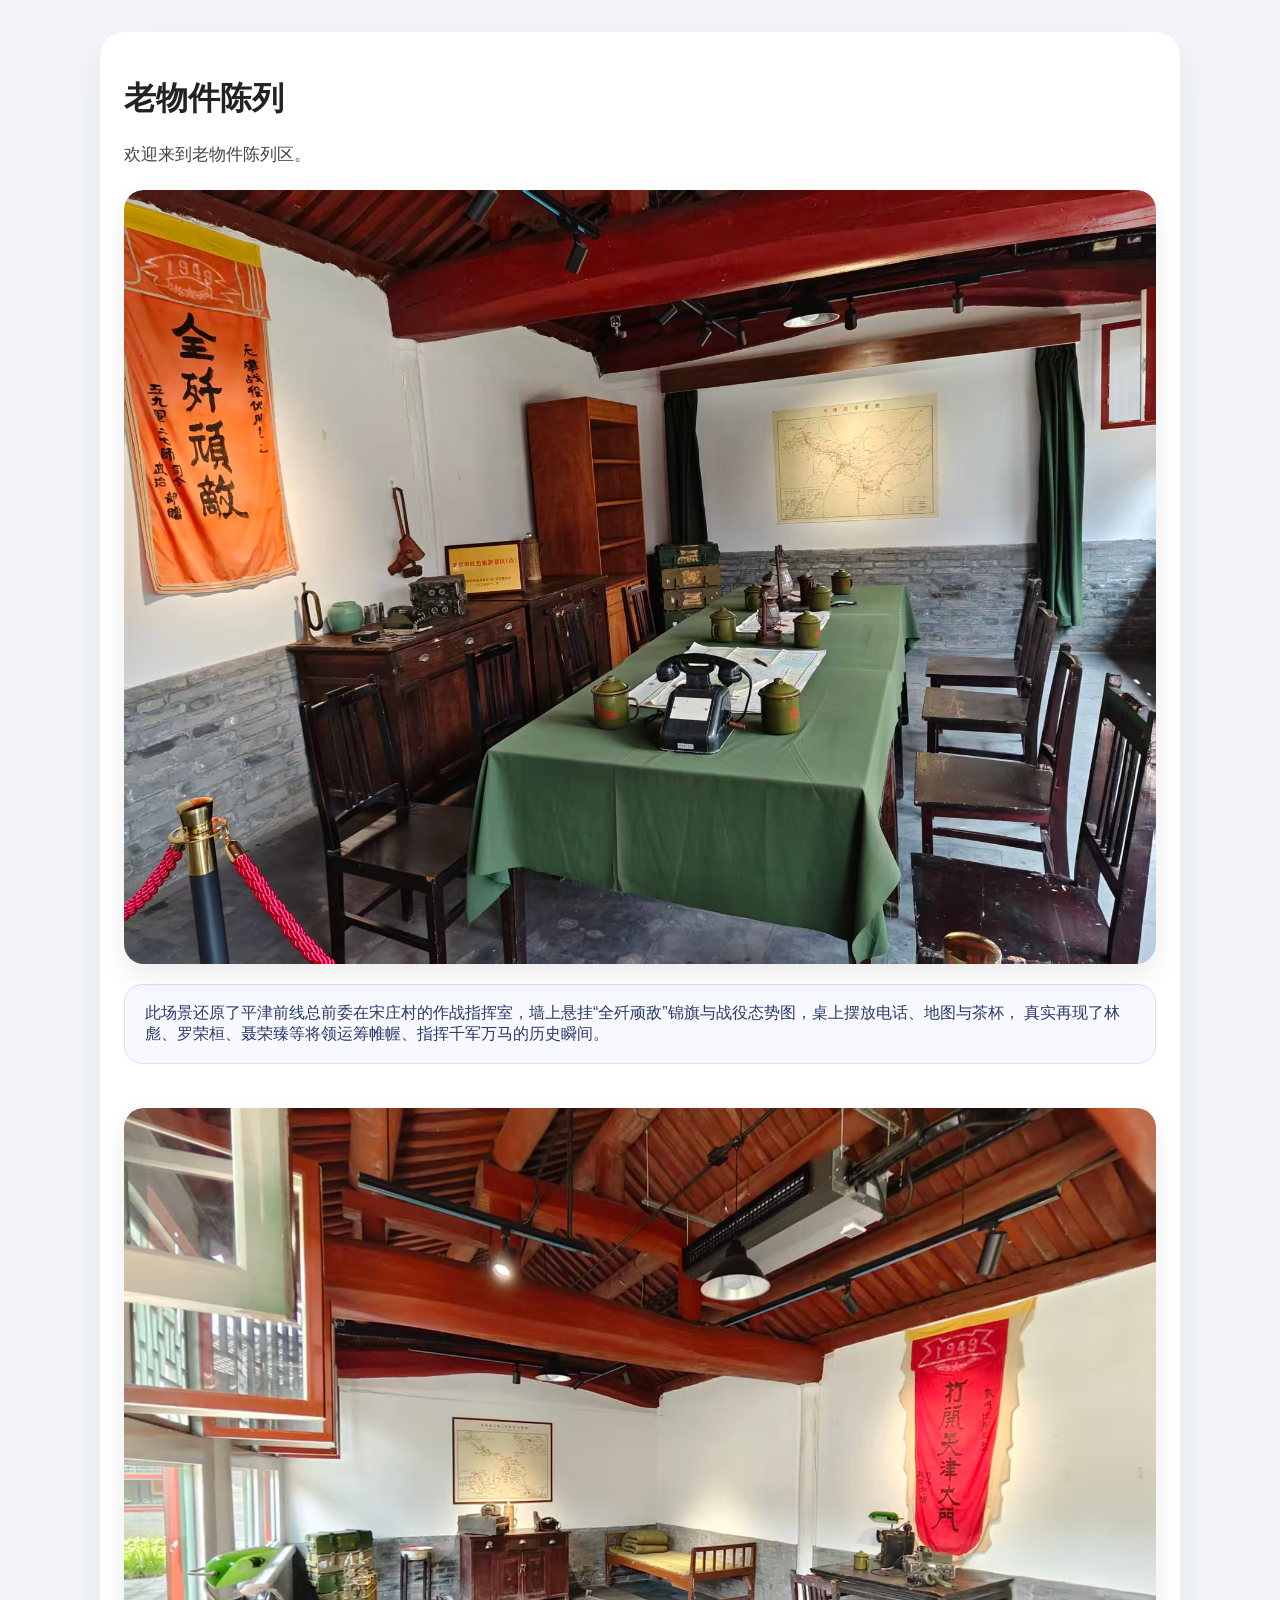
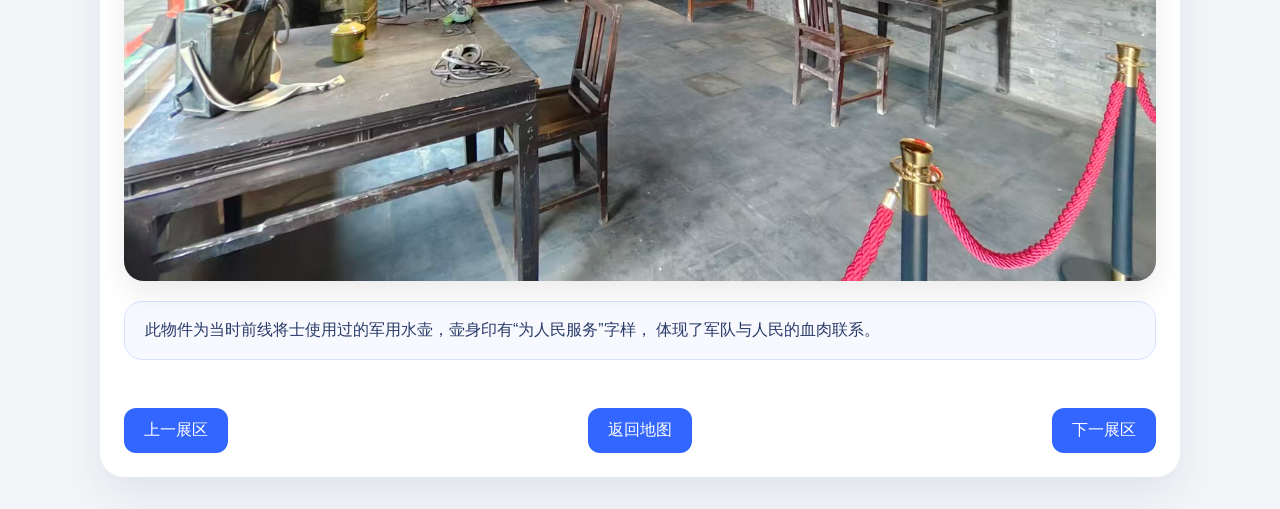
<file: page4.html>
﻿<!DOCTYPE html>
<html lang="zh-CN">
<head>
  <meta charset="UTF-8" />
  <meta name="viewport" content="width=device-width, initial-scale=1.0" />
  <title>老物件陈列</title>
  <link rel="stylesheet" href="styles.css" />
  <script src="scroll-reveal.js" defer></script>
</head>
<body>
  <main class="page-content">
    <h1>老物件陈列</h1>
    <p class="page-intro">欢迎来到老物件陈列区。</p>

    <section class="image-column">
      <!-- 1.jpg -->
      <img src="img/陈列/1.jpg" alt="老物件 1" />
      <div class="text-box">此场景还原了平津前线总前委在宋庄村的作战指挥室，墙上悬挂“全歼顽敌”锦旗与战役态势图，桌上摆放电话、地图与茶杯，
        真实再现了林彪、罗荣桓、聂荣臻等将领运筹帷幄、指挥千军万马的历史瞬间。</div>
      <!-- 2.jpg -->
      <img src="img/陈列/2.jpg" alt="老物件 2" />
      <div class="text-box">此物件为当时前线将士使用过的军用水壶，壶身印有“为人民服务”字样，
        体现了军队与人民的血肉联系。</div>
    </section>
    <nav class="page-nav">
      <a href="page3.html" class="nav-btn">上一展区</a>
      <a href="index.html" class="nav-btn nav-center">返回地图</a>
      <a href="page5.html" class="nav-btn">下一展区</a>
    </nav>
  </main>
</body>
</html>
</file>
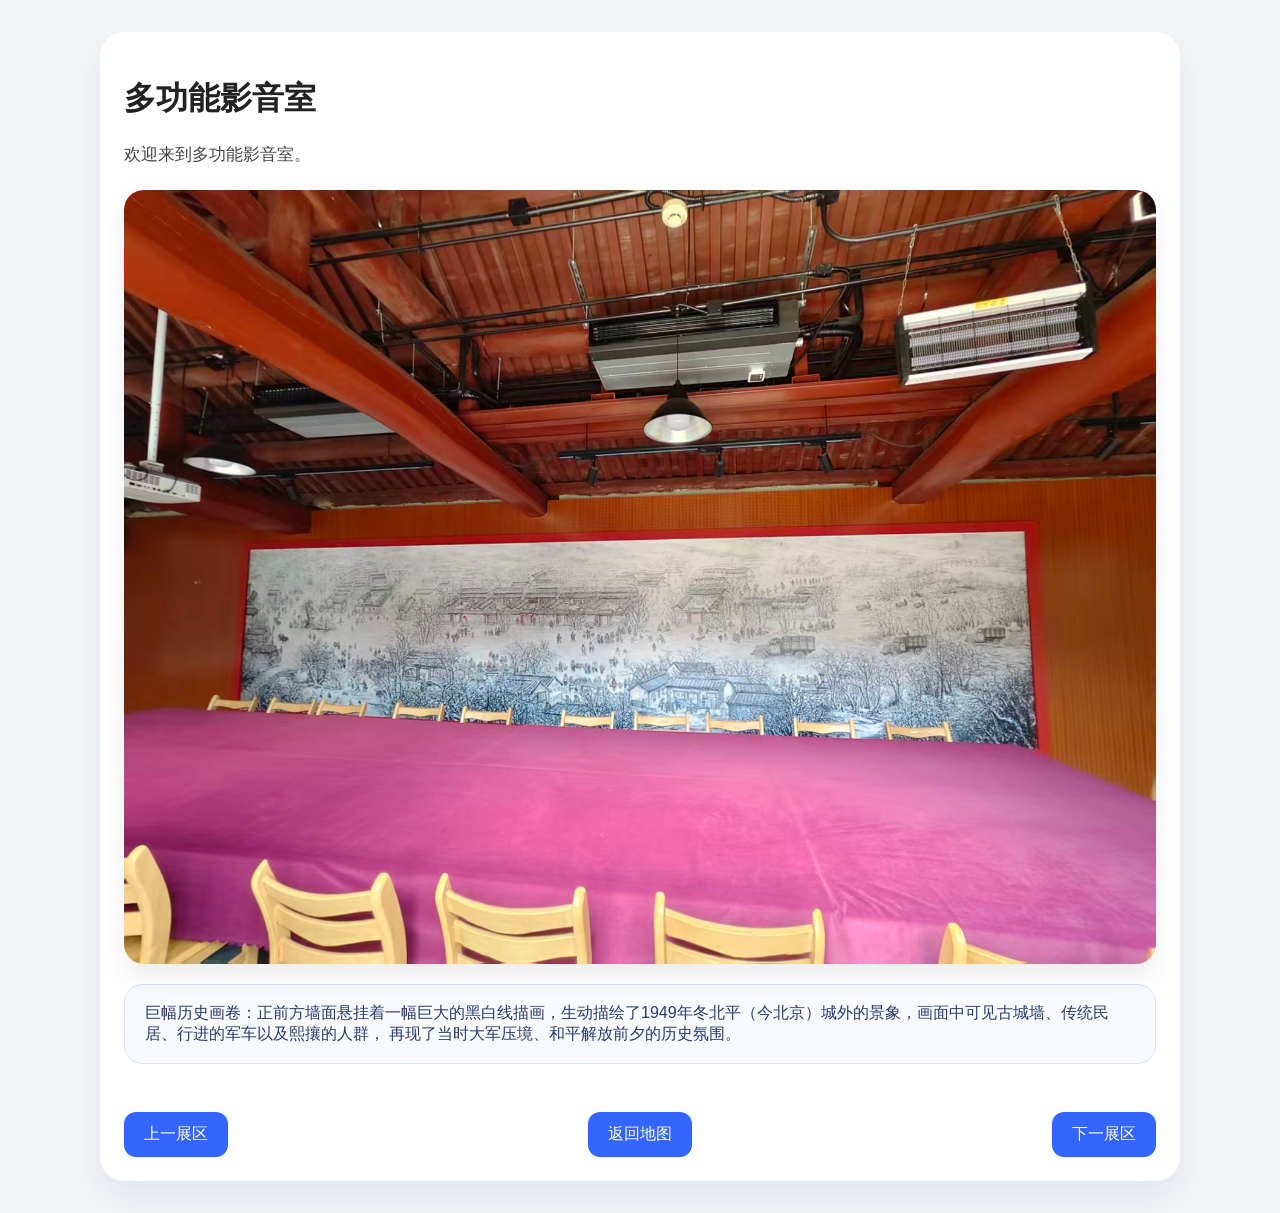
<file: page5.html>
﻿<!DOCTYPE html>
<html lang="zh-CN">
<head>
  <meta charset="UTF-8" />
  <meta name="viewport" content="width=device-width, initial-scale=1.0" />
  <title>多功能影音室</title>
  <link rel="stylesheet" href="styles.css" />
  <script src="scroll-reveal.js" defer></script>
</head>
<body>
  <main class="page-content">
    <h1>多功能影音室</h1>
    <p class="page-intro">欢迎来到多功能影音室。</p>

    <section class="image-column">
      <!-- 1.jpg -->
      <img src="img/影音室.jpg" alt="多功能影音室 1" />
      <div class="text-box">巨幅历史画卷：正前方墙面悬挂着一幅巨大的黑白线描画，生动描绘了1949年冬北平（今北京）城外的景象，画面中可见古城墙、传统民居、行进的军车以及熙攘的人群，
        再现了当时大军压境、和平解放前夕的历史氛围。</div>
    </section>
    <nav class="page-nav">
      <a href="page4.html" class="nav-btn">上一展区</a>
      <a href="index.html" class="nav-btn nav-center">返回地图</a>
      <a href="page6.html" class="nav-btn">下一展区</a>
    </nav>
  </main>
</body>
</html>
</file>
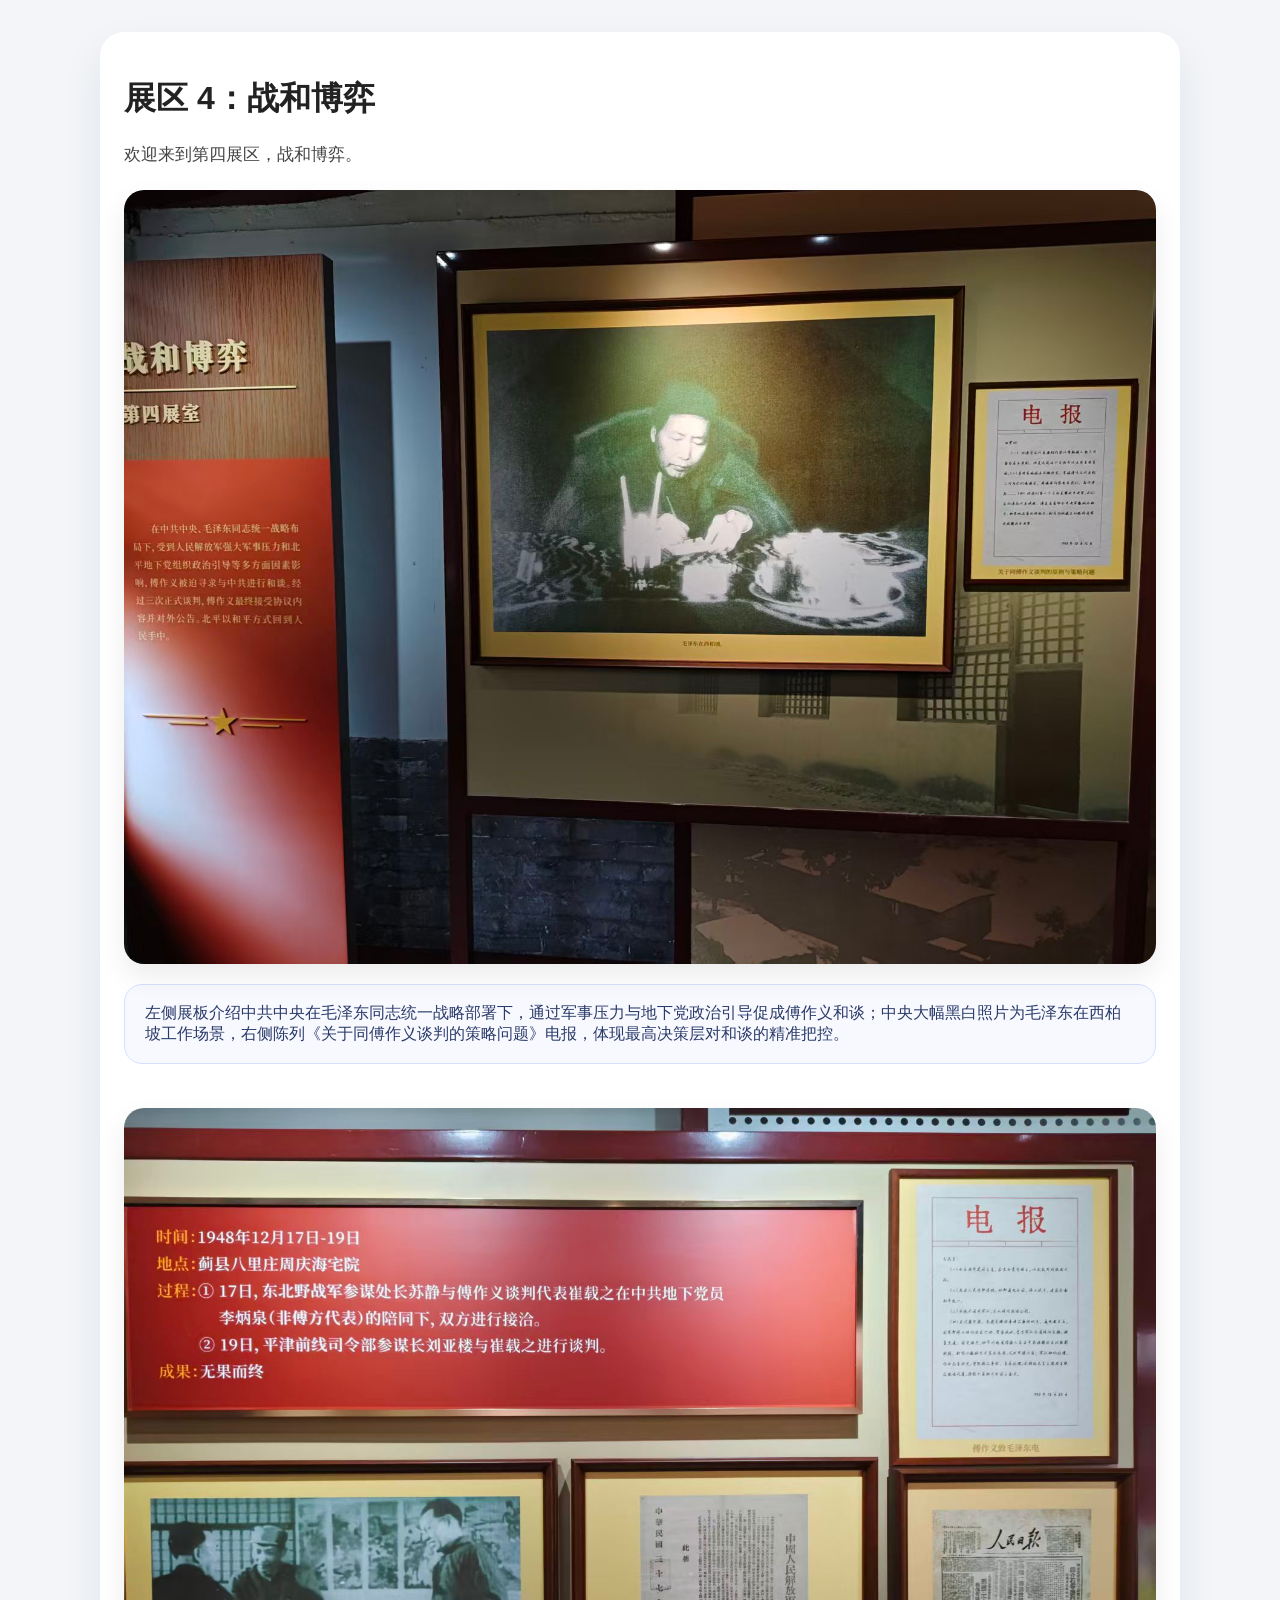
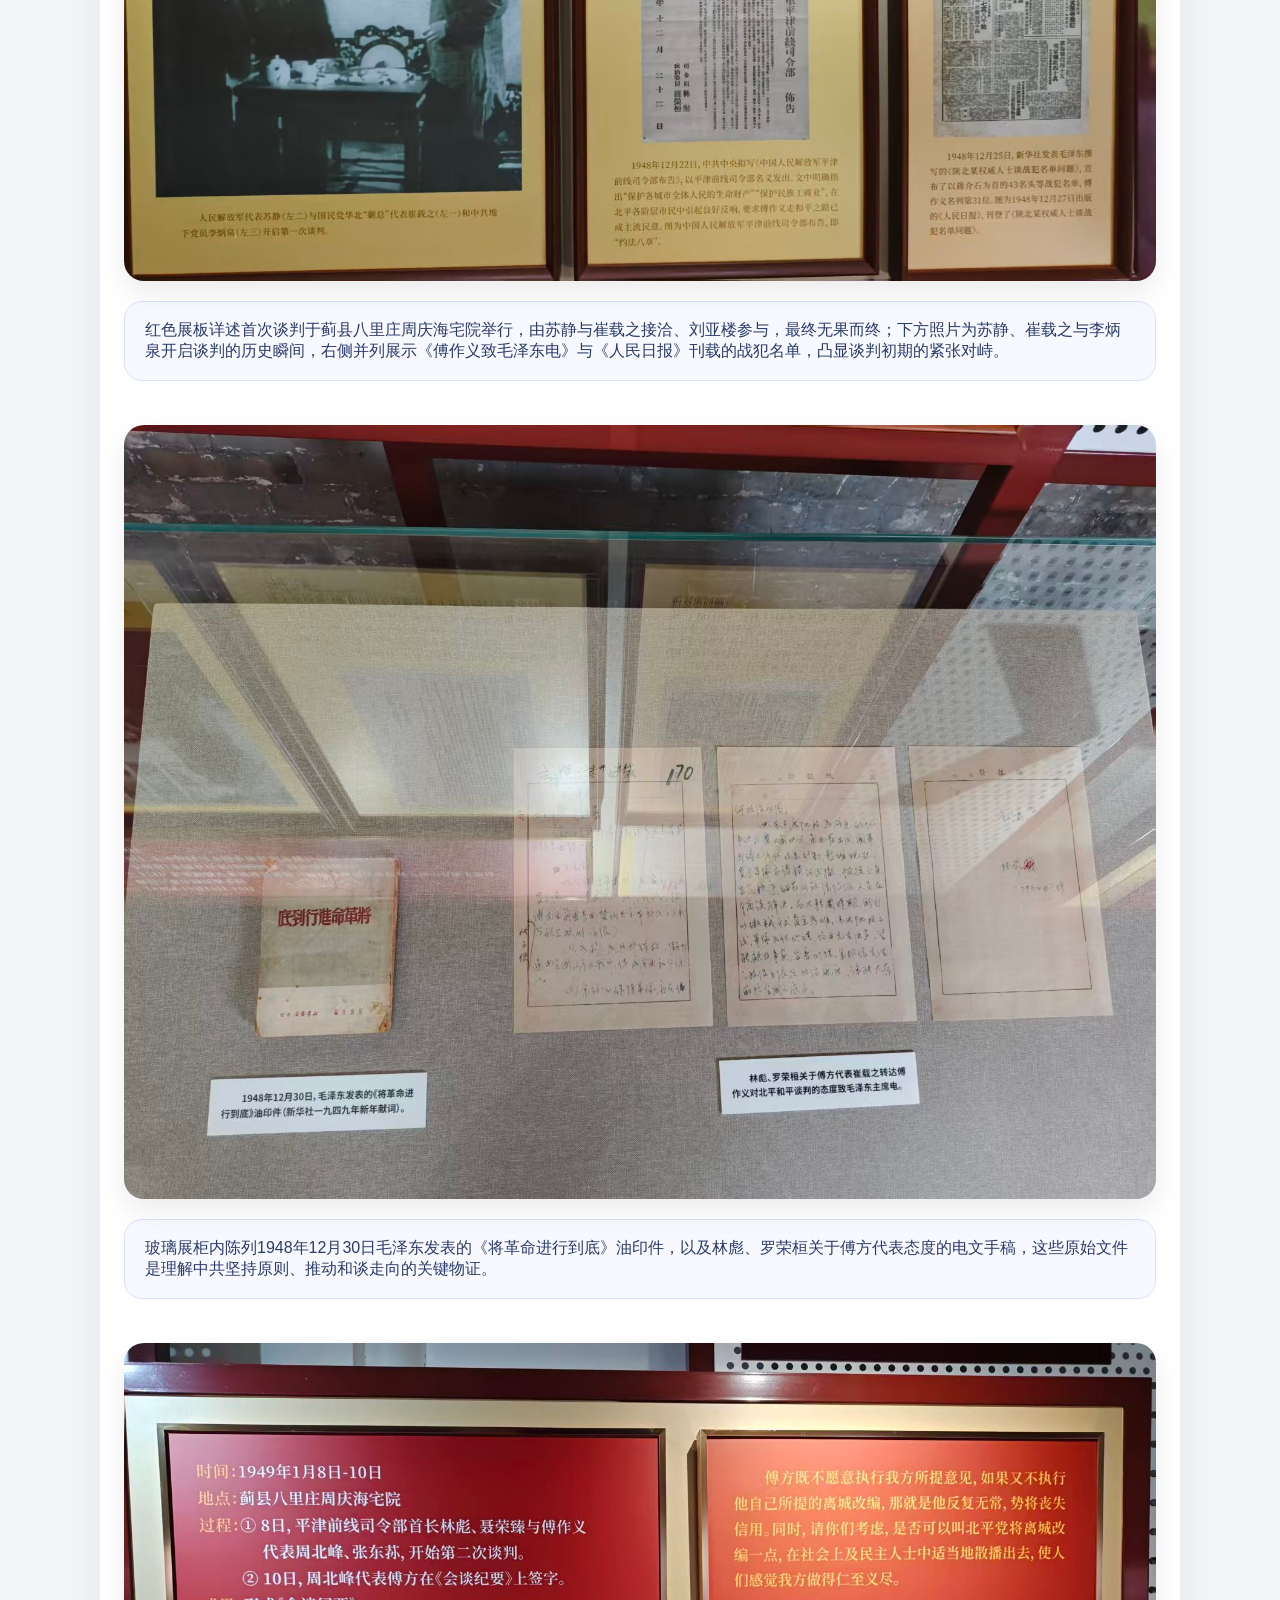
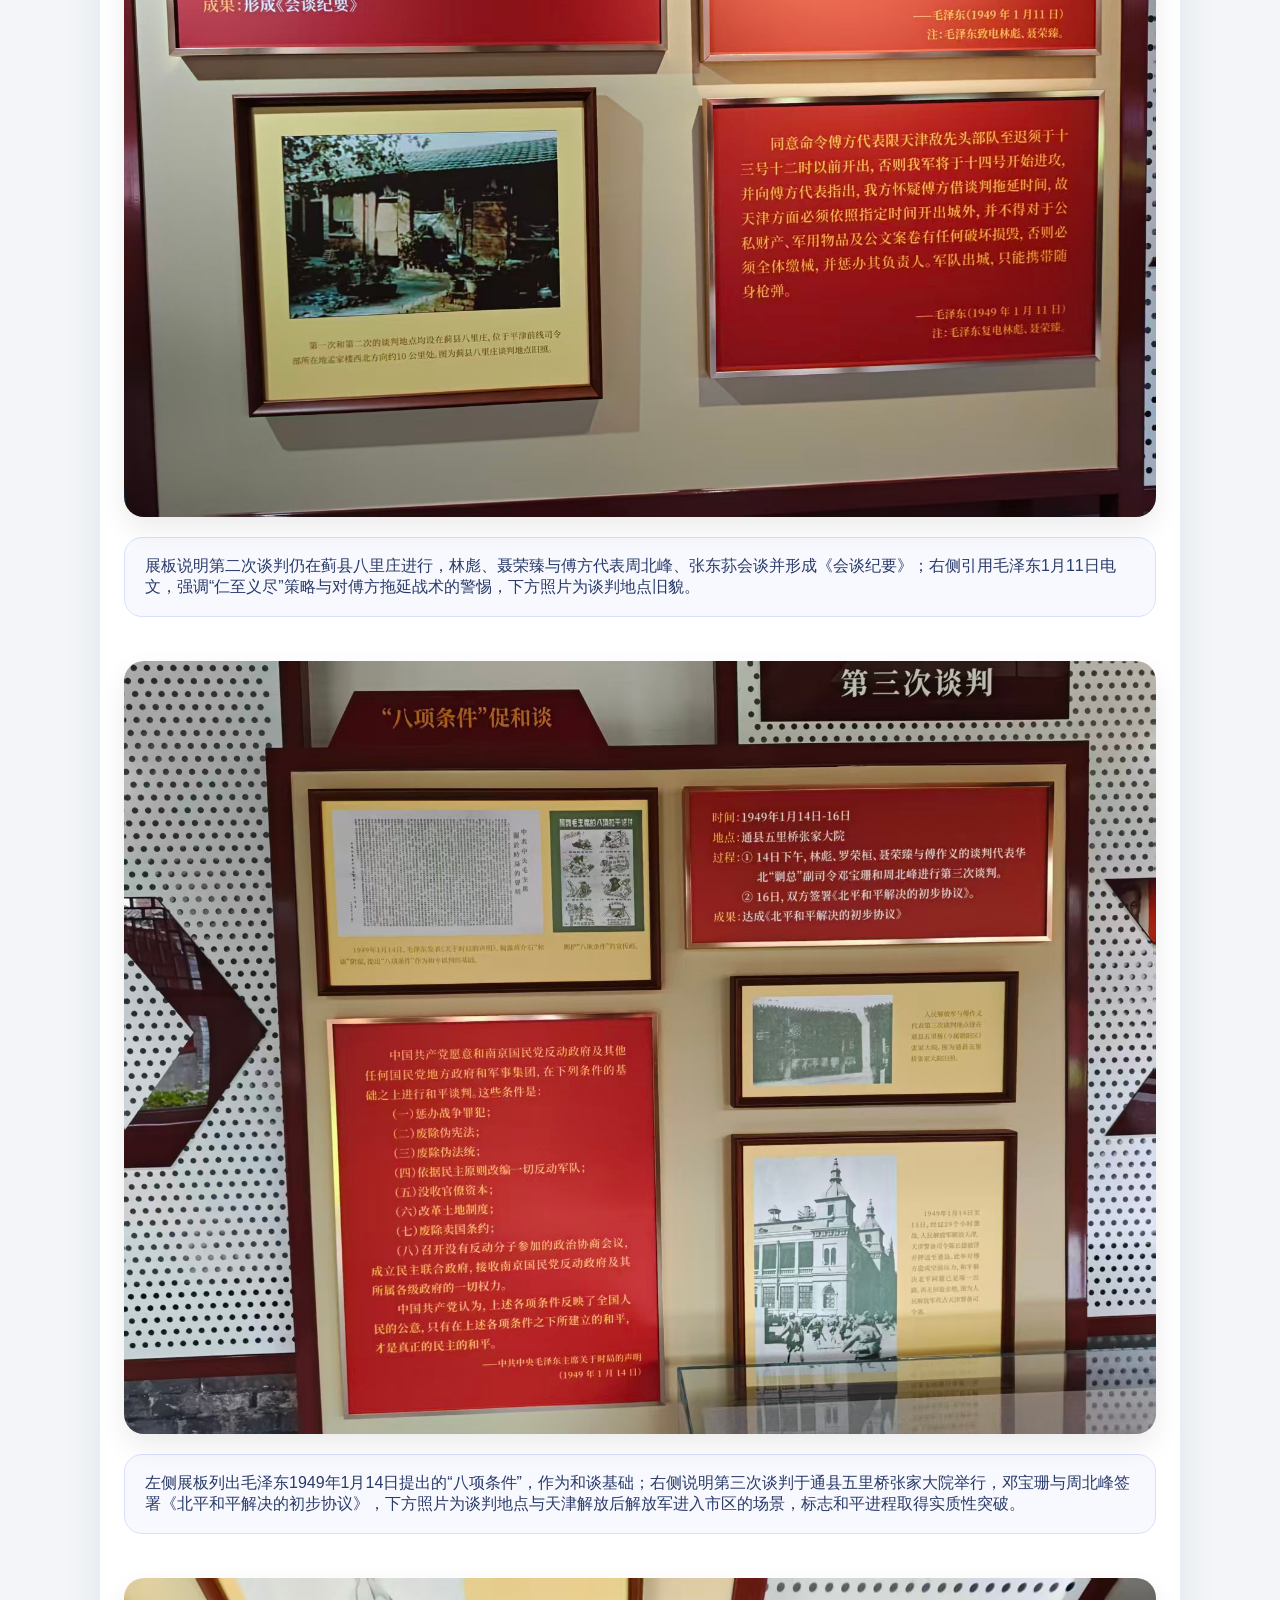
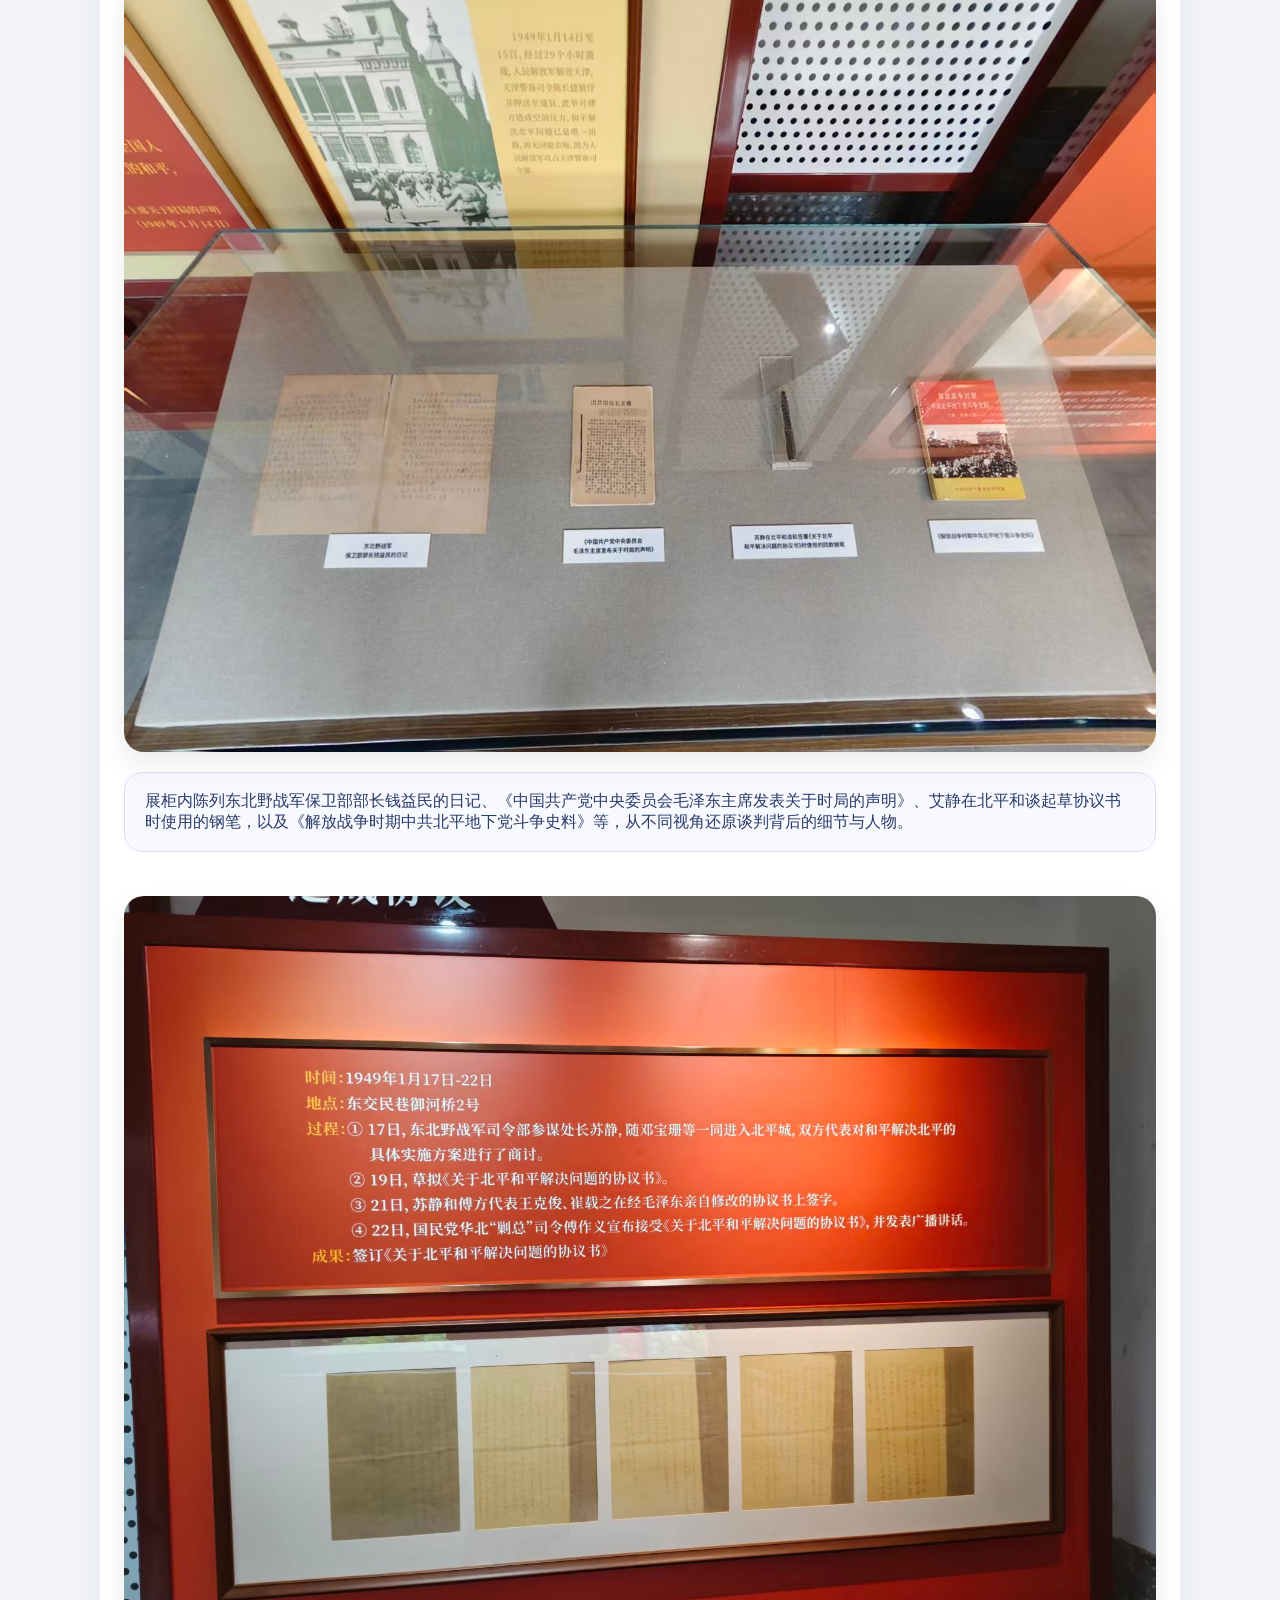
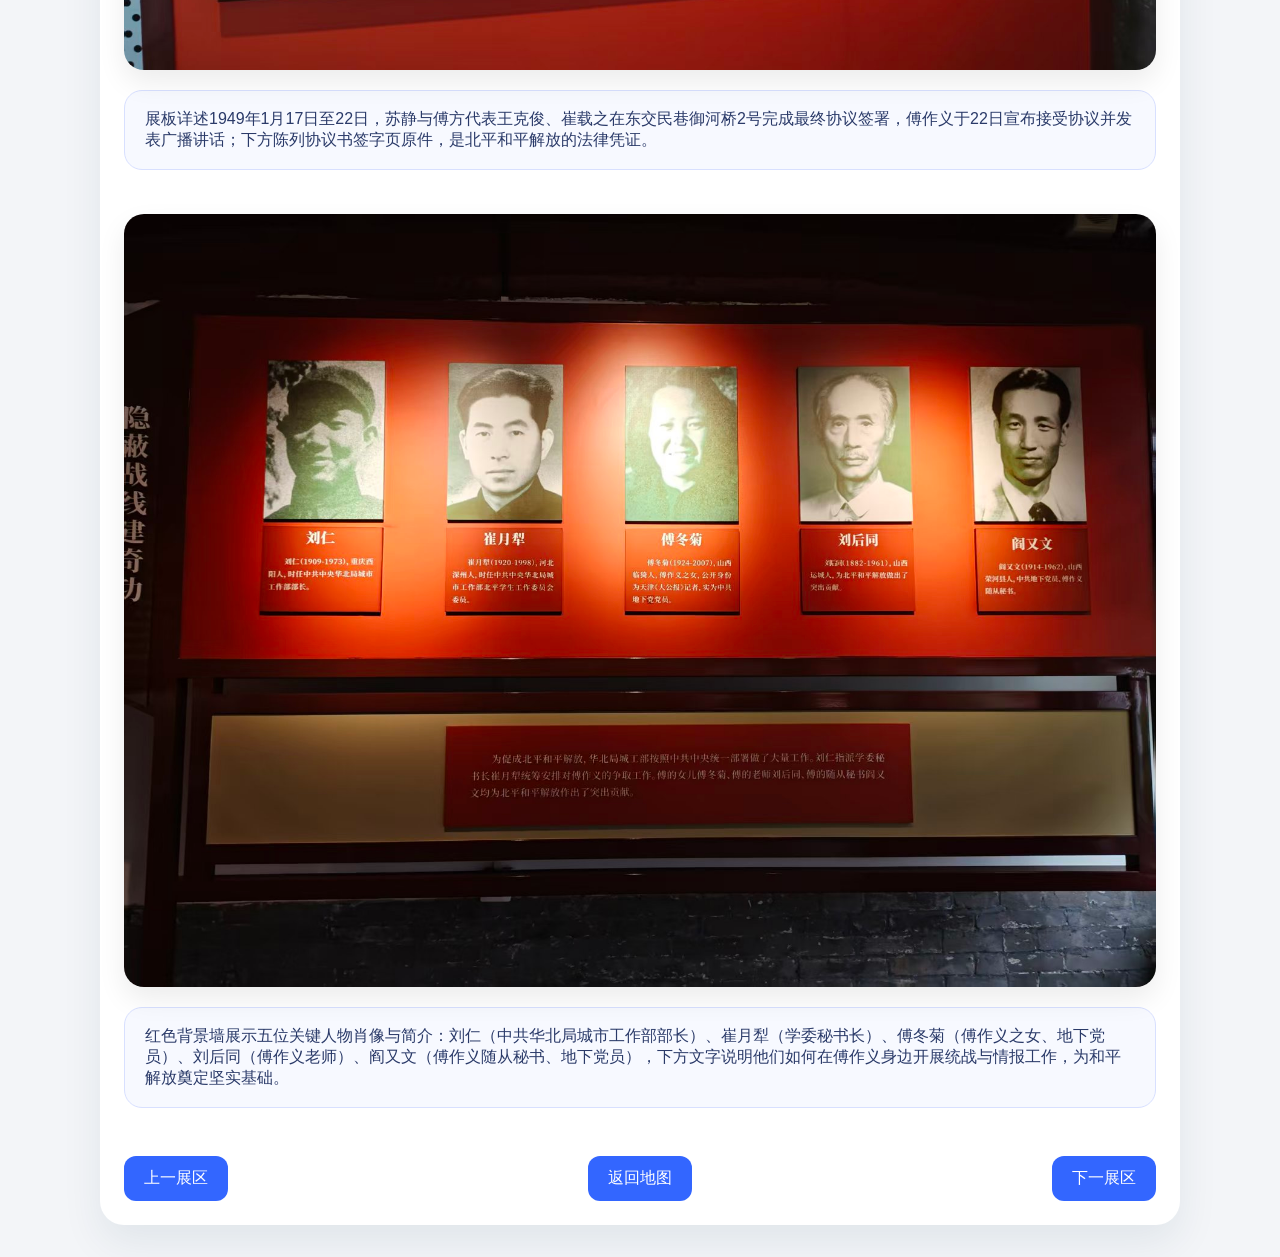
<file: page6.html>
﻿<!DOCTYPE html>
<html lang="zh-CN">
<head>
  <meta charset="UTF-8" />
  <meta name="viewport" content="width=device-width, initial-scale=1.0" />
  <title>第四展区：战和博弈</title>
  <link rel="stylesheet" href="styles.css" />
  <script src="scroll-reveal.js" defer></script>
</head>
<body>
  <main class="page-content">
    <h1>展区 4：战和博弈</h1>
    <p class="page-intro">欢迎来到第四展区，战和博弈。</p>

    <section class="image-column">
      <!-- 0.jpg -->
      <img src="img/展厅4/0.jpg" alt="战和博弈 0" />
      <div class="text-box">左侧展板介绍中共中央在毛泽东同志统一战略部署下，通过军事压力与地下党政治引导促成傅作义和谈；中央大幅黑白照片为毛泽东在西柏坡工作场景，右侧陈列《关于同傅作义谈判的策略问题》电报，体现最高决策层对和谈的精准把控。</div>

      <!-- 1.jpg -->
      <img src="img/展厅4/1.jpg" alt="战和博弈 1" />
      <div class="text-box">红色展板详述首次谈判于蓟县八里庄周庆海宅院举行，由苏静与崔载之接洽、刘亚楼参与，最终无果而终；下方照片为苏静、崔载之与李炳泉开启谈判的历史瞬间，右侧并列展示《傅作义致毛泽东电》与《人民日报》刊载的战犯名单，凸显谈判初期的紧张对峙。</div>

      <!-- 2.jpg -->
      <img src="img/展厅4/2.jpg" alt="战和博弈 2" />
      <div class="text-box">玻璃展柜内陈列1948年12月30日毛泽东发表的《将革命进行到底》油印件，以及林彪、罗荣桓关于傅方代表态度的电文手稿，这些原始文件是理解中共坚持原则、推动和谈走向的关键物证。</div>

      <!-- 3.jpg -->
      <img src="img/展厅4/3.jpg" alt="战和博弈 3" />
      <div class="text-box">展板说明第二次谈判仍在蓟县八里庄进行，林彪、聂荣臻与傅方代表周北峰、张东荪会谈并形成《会谈纪要》；右侧引用毛泽东1月11日电文，强调“仁至义尽”策略与对傅方拖延战术的警惕，下方照片为谈判地点旧貌。</div>

      <!-- 4.jpg -->
      <img src="img/展厅4/4.jpg" alt="战和博弈 4" />
      <div class="text-box">左侧展板列出毛泽东1949年1月14日提出的“八项条件”，作为和谈基础；右侧说明第三次谈判于通县五里桥张家大院举行，邓宝珊与周北峰签署《北平和平解决的初步协议》，下方照片为谈判地点与天津解放后解放军进入市区的场景，标志和平进程取得实质性突破。</div>

      <!-- 5.jpg -->
      <img src="img/展厅4/5.jpg" alt="战和博弈 5" />
      <div class="text-box">展柜内陈列东北野战军保卫部部长钱益民的日记、《中国共产党中央委员会毛泽东主席发表关于时局的声明》、艾静在北平和谈起草协议书时使用的钢笔，以及《解放战争时期中共北平地下党斗争史料》等，从不同视角还原谈判背后的细节与人物。</div>

      <!-- 6.jpg -->
      <img src="img/展厅4/6.jpg" alt="战和博弈 6" />
      <div class="text-box">展板详述1949年1月17日至22日，苏静与傅方代表王克俊、崔载之在东交民巷御河桥2号完成最终协议签署，傅作义于22日宣布接受协议并发表广播讲话；下方陈列协议书签字页原件，是北平和平解放的法律凭证。</div>

      <!-- 7.jpg -->
      <img src="img/展厅4/7.jpg" alt="战和博弈 7" />
      <div class="text-box">红色背景墙展示五位关键人物肖像与简介：刘仁（中共华北局城市工作部部长）、崔月犁（学委秘书长）、傅冬菊（傅作义之女、地下党员）、刘后同（傅作义老师）、阎又文（傅作义随从秘书、地下党员），下方文字说明他们如何在傅作义身边开展统战与情报工作，为和平解放奠定坚实基础。</div>
    </section>
    <nav class="page-nav">
      <a href="page5.html" class="nav-btn">上一展区</a>
      <a href="index.html" class="nav-btn nav-center">返回地图</a>
      <a href="page7.html" class="nav-btn">下一展区</a>
    </nav>
  </main>
</body>
</html>
</file>
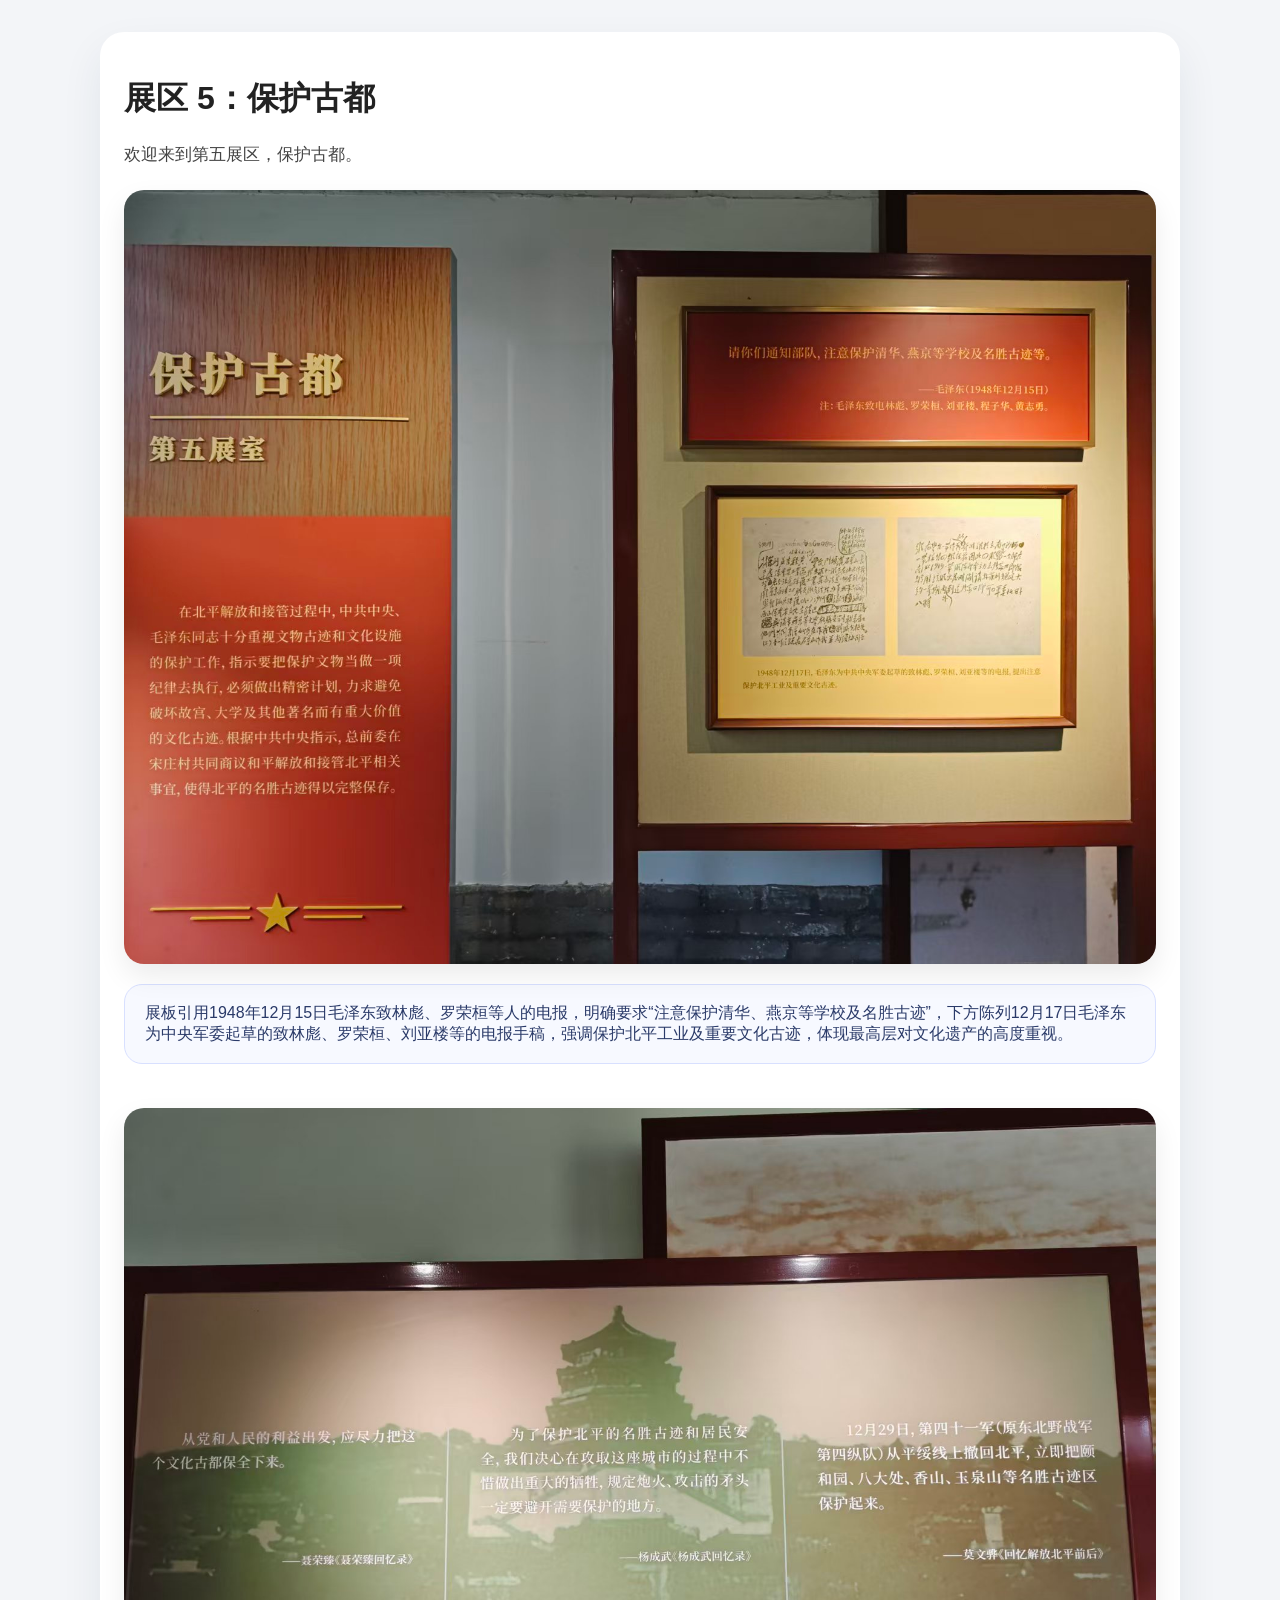
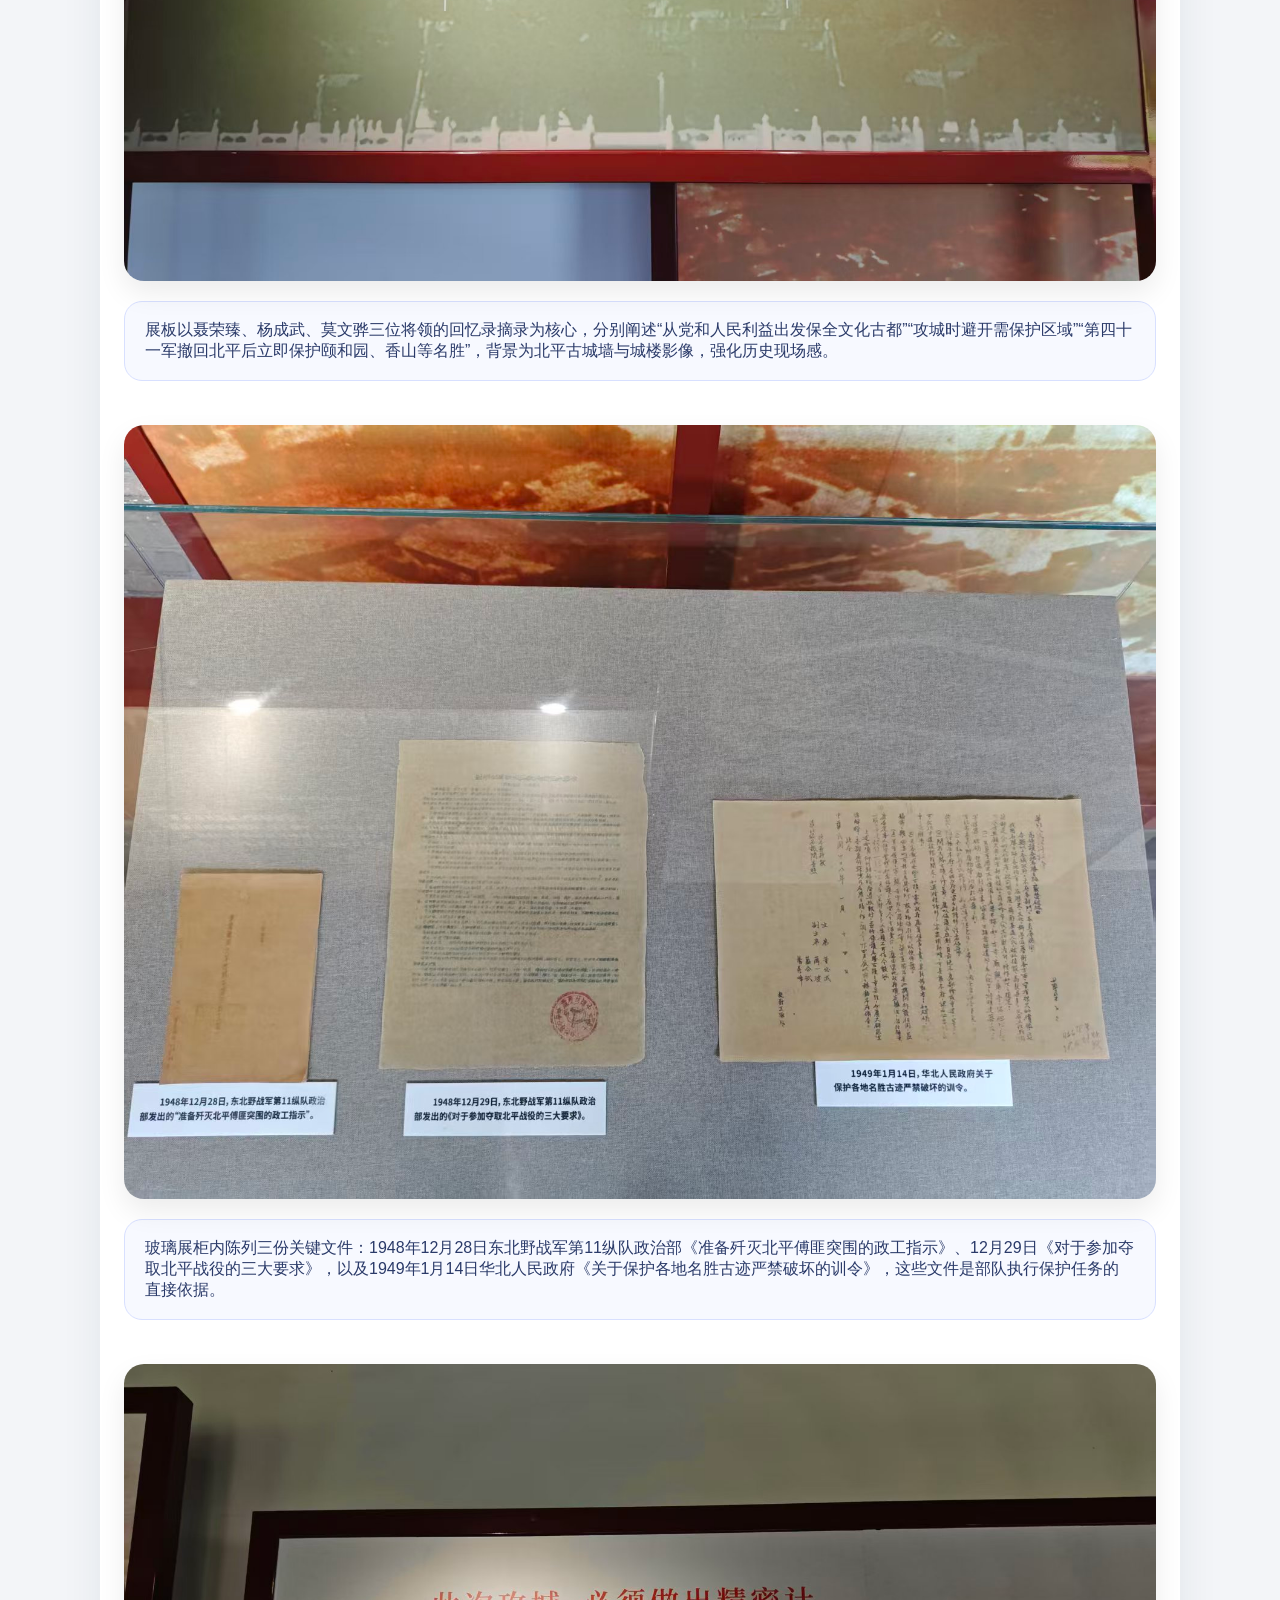
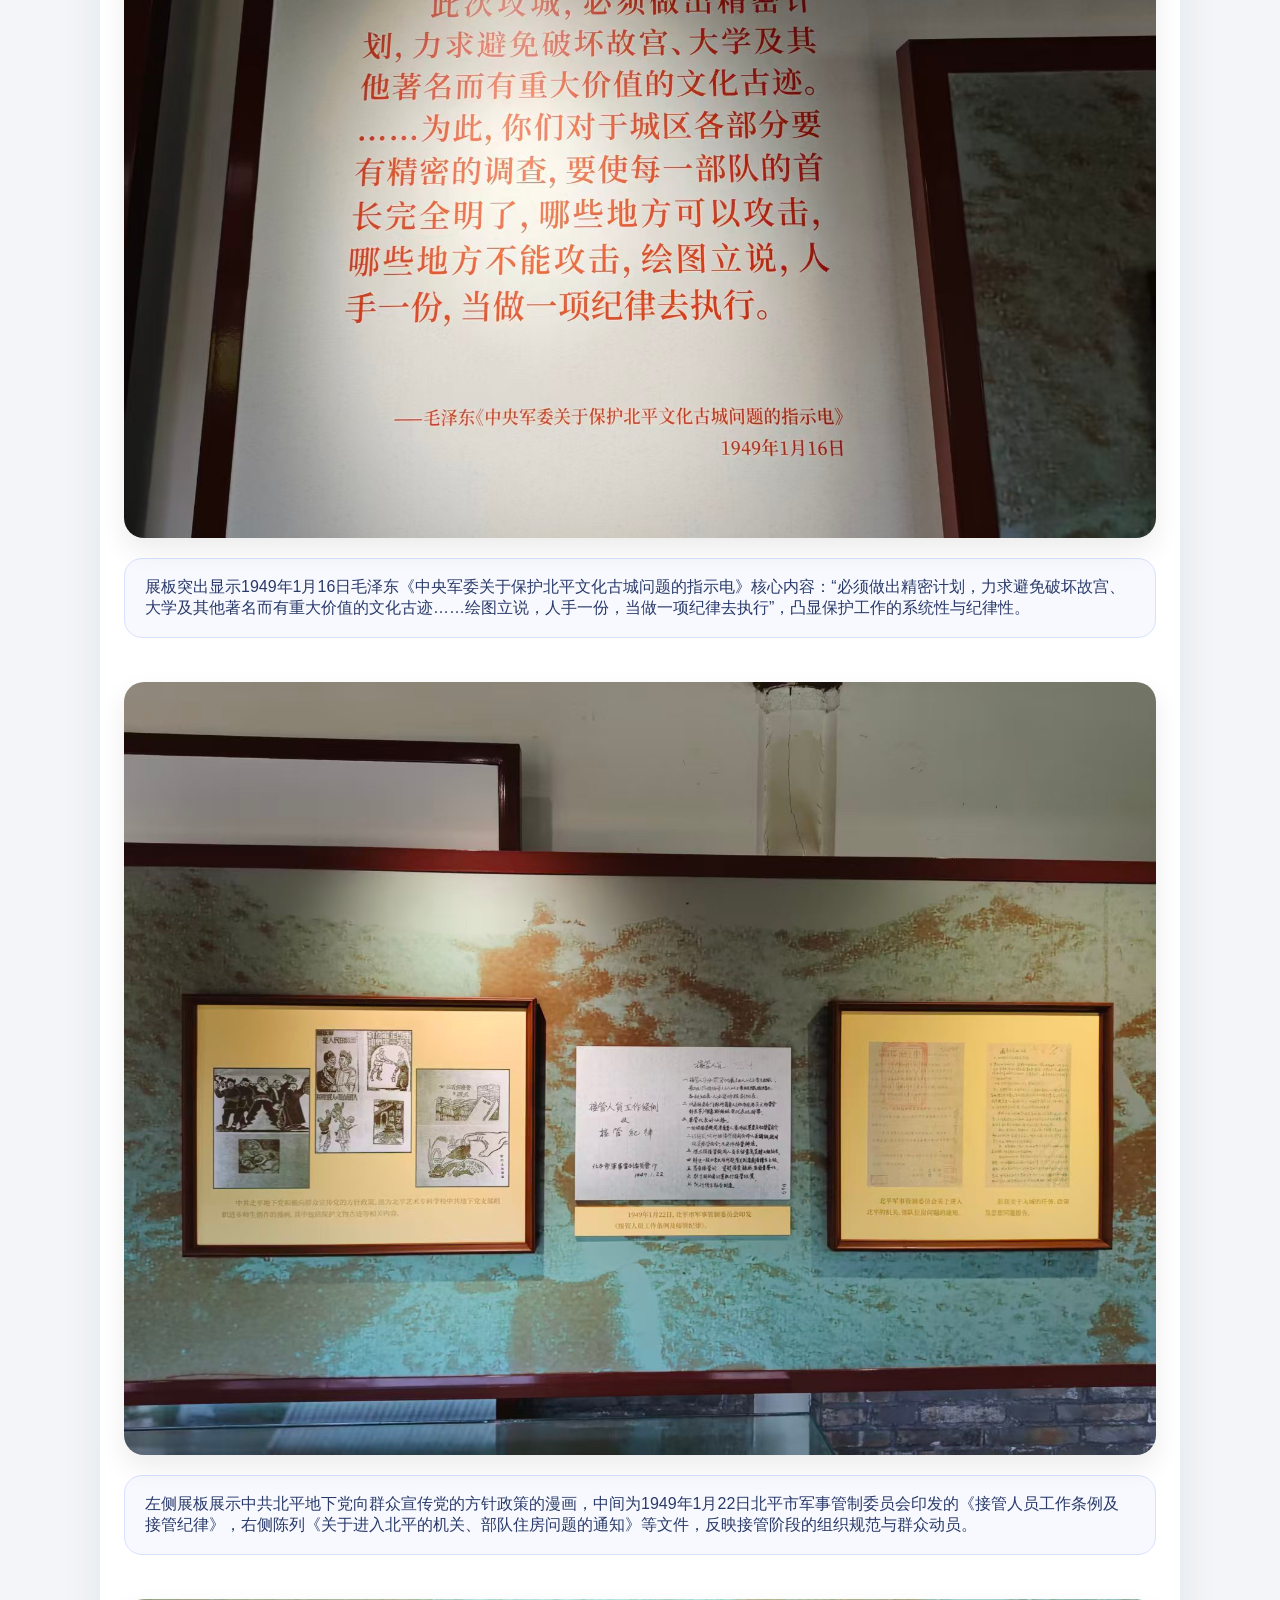
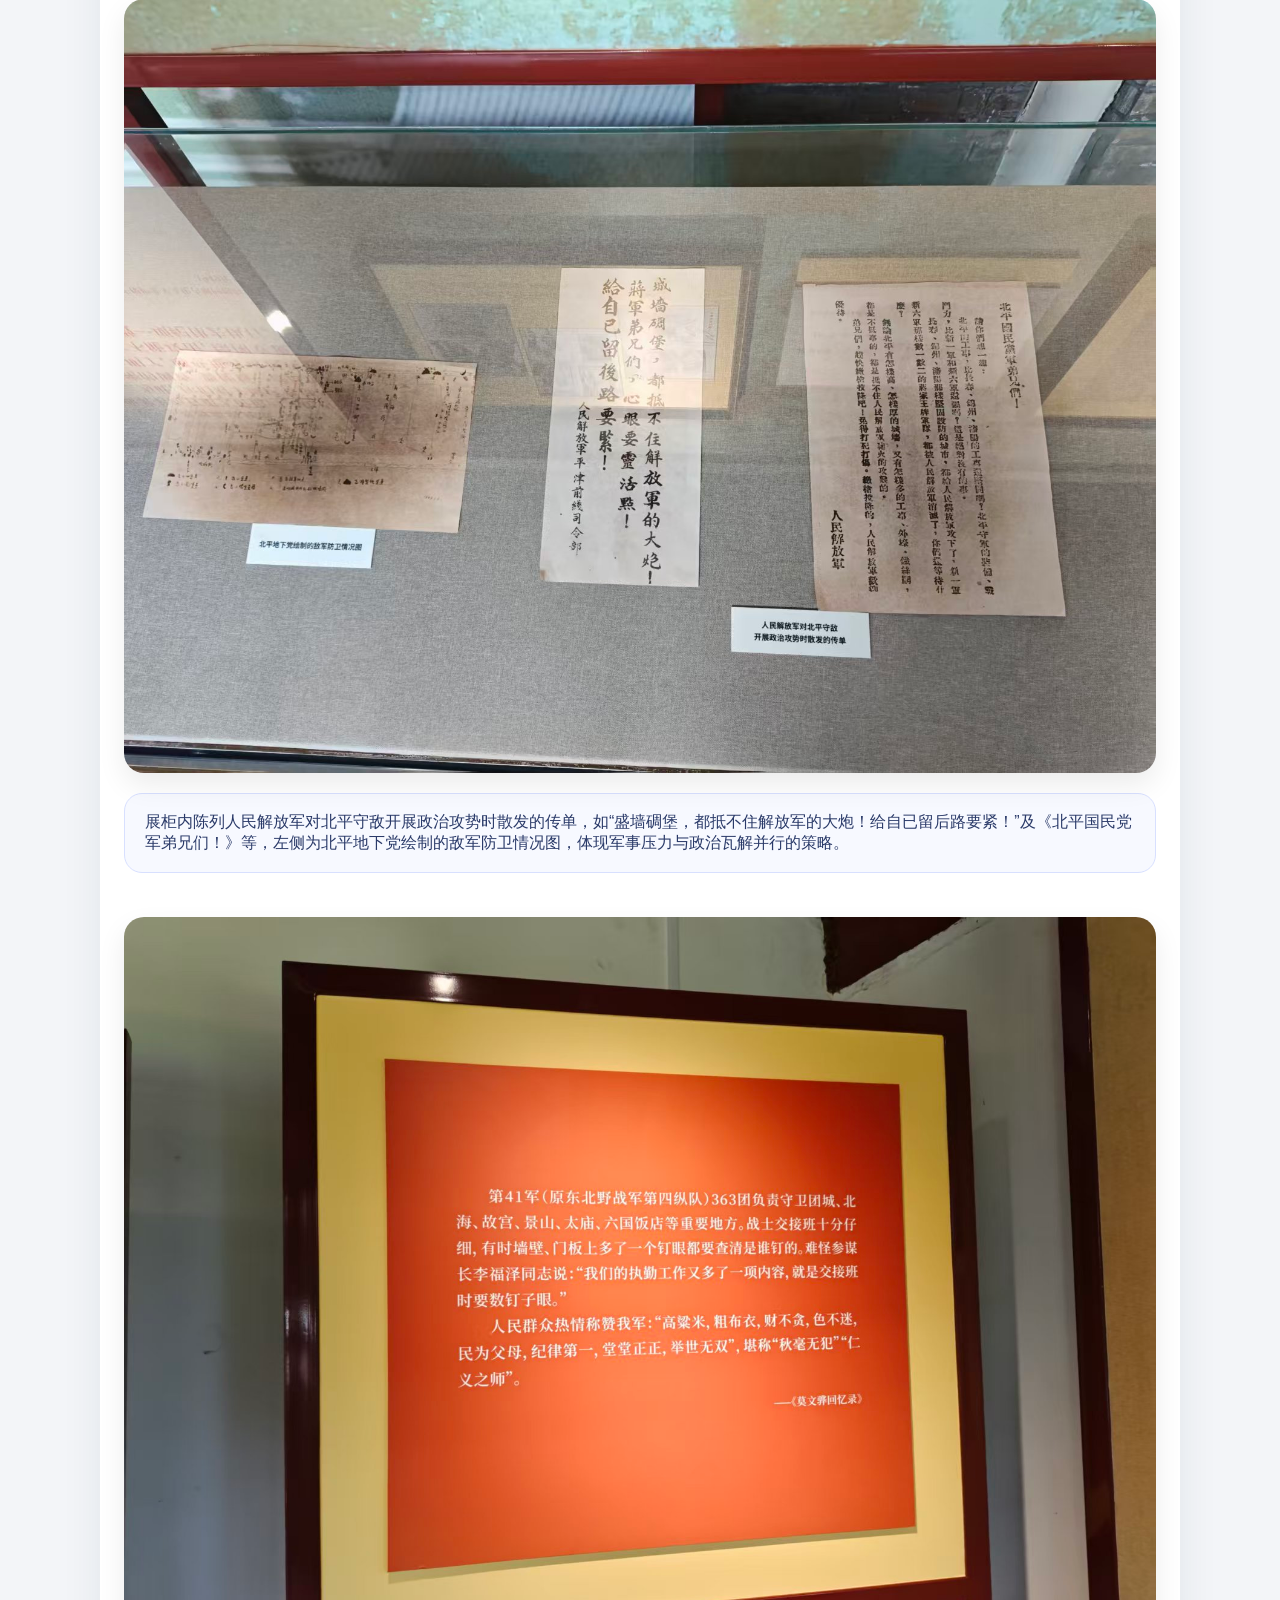
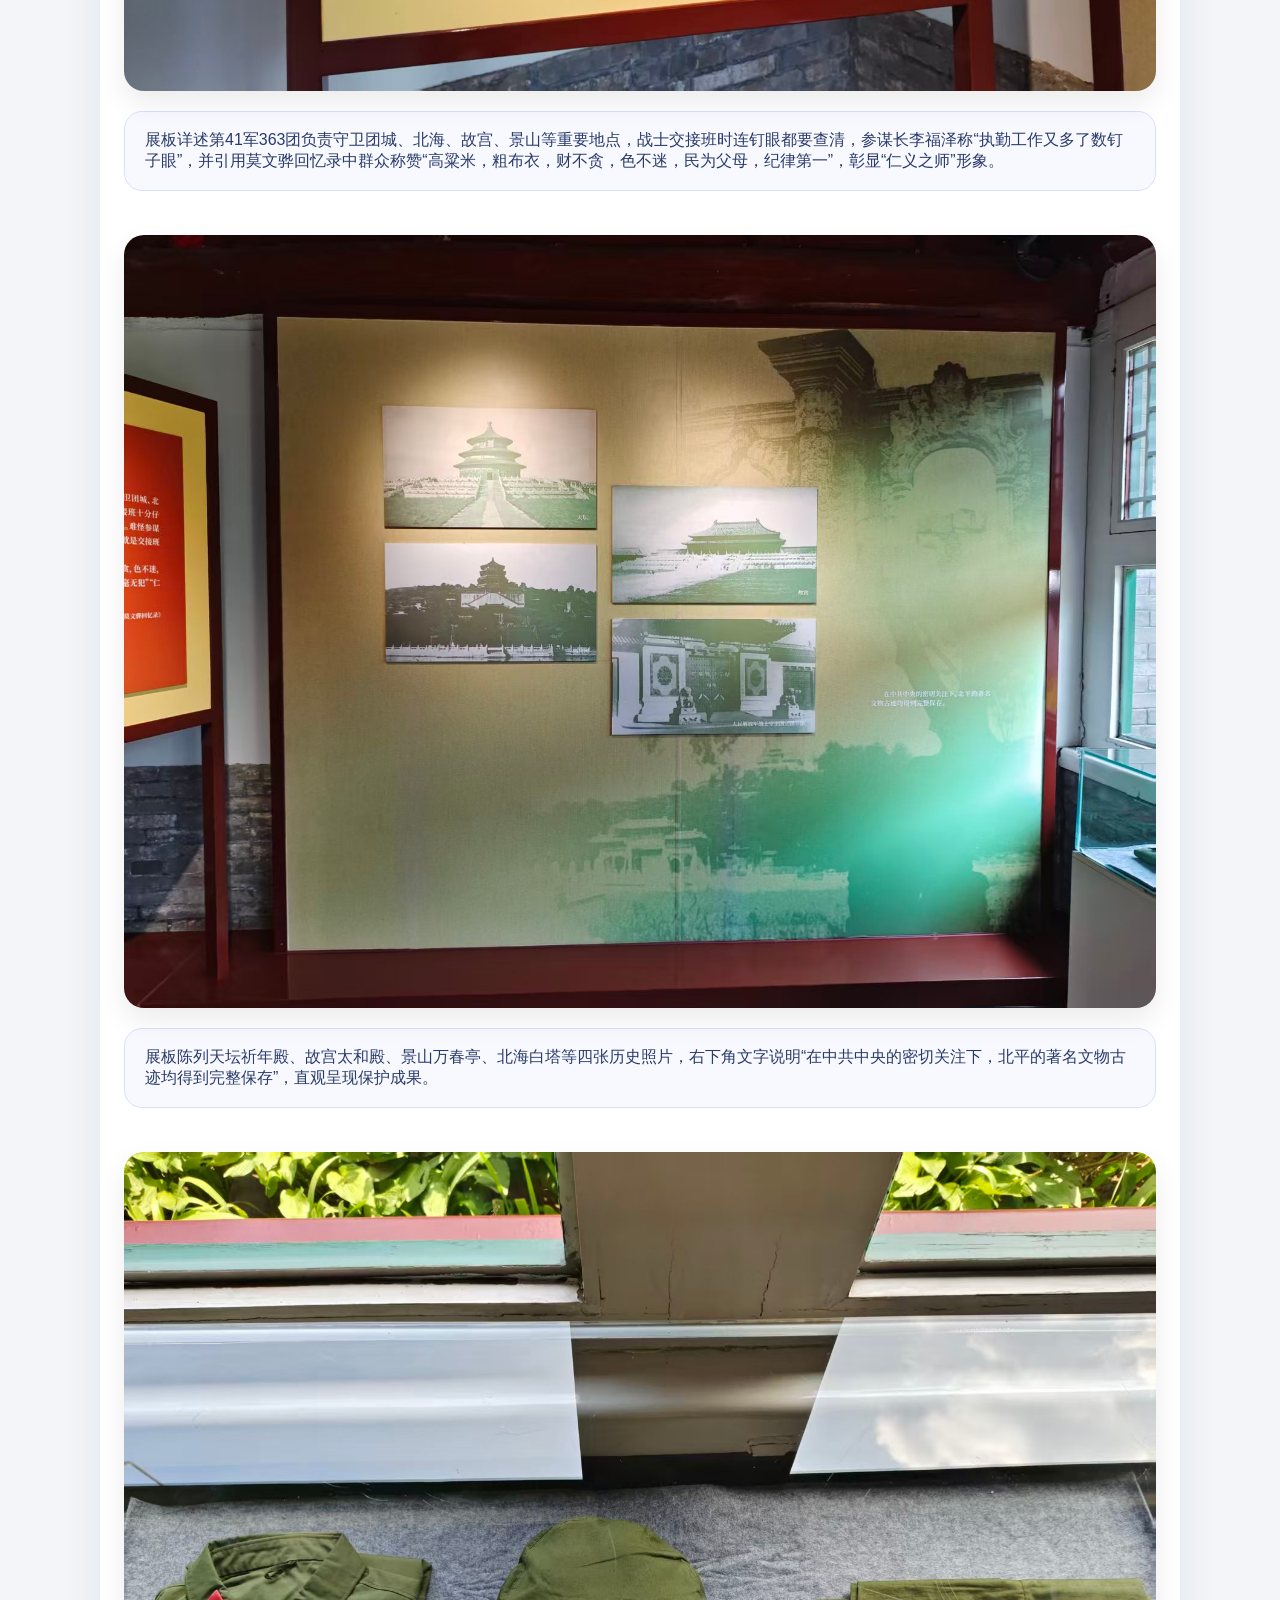
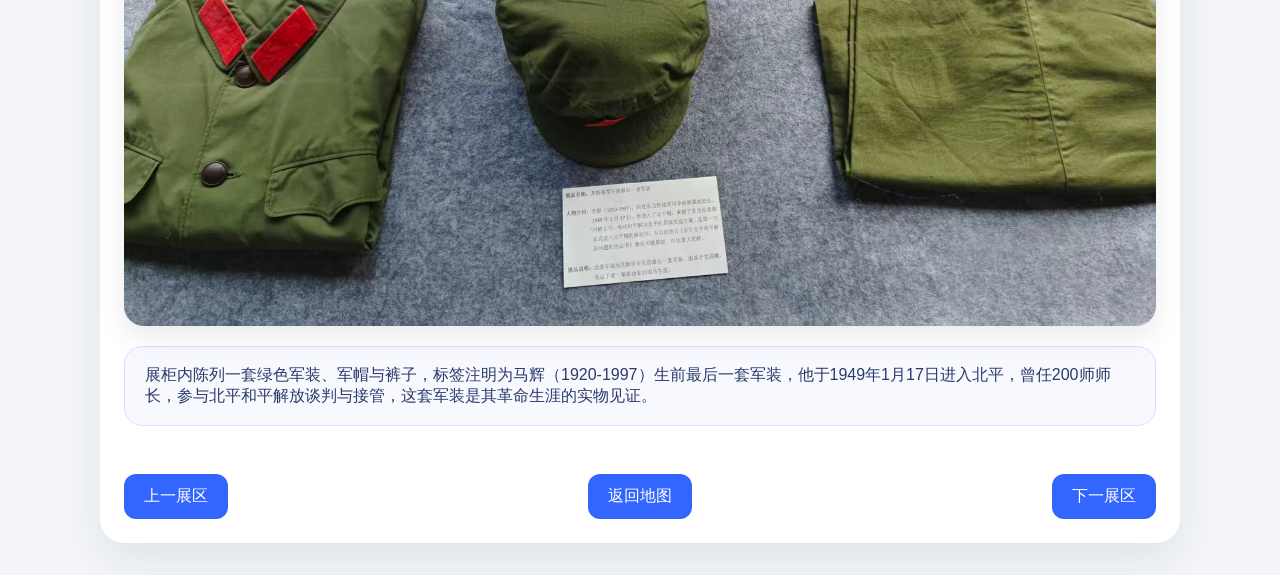
<file: page7.html>
﻿<!DOCTYPE html>
<html lang="zh-CN">
<head>
  <meta charset="UTF-8" />
  <meta name="viewport" content="width=device-width, initial-scale=1.0" />
  <title>第五展区：保护古都</title>
  <link rel="stylesheet" href="styles.css" />
  <script src="scroll-reveal.js" defer></script>
</head>
<body>
  <main class="page-content">
    <h1>展区 5：保护古都</h1>
    <p class="page-intro">欢迎来到第五展区，保护古都。</p>

    <section class="image-column">
      <!-- 0.jpg -->
      <img src="img/展厅5/0.jpg" alt="保护古都 0" />
      <div class="text-box">展板引用1948年12月15日毛泽东致林彪、罗荣桓等人的电报，明确要求“注意保护清华、燕京等学校及名胜古迹”，下方陈列12月17日毛泽东为中央军委起草的致林彪、罗荣桓、刘亚楼等的电报手稿，强调保护北平工业及重要文化古迹，体现最高层对文化遗产的高度重视。</div>

      <!-- 1.jpg -->
      <img src="img/展厅5/1.jpg" alt="保护古都 1" />
      <div class="text-box">展板以聂荣臻、杨成武、莫文骅三位将领的回忆录摘录为核心，分别阐述“从党和人民利益出发保全文化古都”“攻城时避开需保护区域”“第四十一军撤回北平后立即保护颐和园、香山等名胜”，背景为北平古城墙与城楼影像，强化历史现场感。</div>

      <!-- 2.jpg -->
      <img src="img/展厅5/2.jpg" alt="保护古都 2" />
      <div class="text-box">玻璃展柜内陈列三份关键文件：1948年12月28日东北野战军第11纵队政治部《准备歼灭北平傅匪突围的政工指示》、12月29日《对于参加夺取北平战役的三大要求》，以及1949年1月14日华北人民政府《关于保护各地名胜古迹严禁破坏的训令》，这些文件是部队执行保护任务的直接依据。</div>

      <!-- 3.jpg -->
      <img src="img/展厅5/3.jpg" alt="保护古都 3" />
      <div class="text-box">展板突出显示1949年1月16日毛泽东《中央军委关于保护北平文化古城问题的指示电》核心内容：“必须做出精密计划，力求避免破坏故宫、大学及其他著名而有重大价值的文化古迹……绘图立说，人手一份，当做一项纪律去执行”，凸显保护工作的系统性与纪律性。</div>

      <!-- 4.jpg -->
      <img src="img/展厅5/4.jpg" alt="保护古都 4" />
      <div class="text-box">左侧展板展示中共北平地下党向群众宣传党的方针政策的漫画，中间为1949年1月22日北平市军事管制委员会印发的《接管人员工作条例及接管纪律》，右侧陈列《关于进入北平的机关、部队住房问题的通知》等文件，反映接管阶段的组织规范与群众动员。</div>

      <!-- 5.jpg -->
      <img src="img/展厅5/5.jpg" alt="保护古都 5" />
      <div class="text-box">展柜内陈列人民解放军对北平守敌开展政治攻势时散发的传单，如“盛墙碉堡，都抵不住解放军的大炮！给自已留后路要紧！”及《北平国民党军弟兄们！》等，左侧为北平地下党绘制的敌军防卫情况图，体现军事压力与政治瓦解并行的策略。</div>

      <!-- 6.jpg -->
      <img src="img/展厅5/6.jpg" alt="保护古都 6" />
      <div class="text-box">展板详述第41军363团负责守卫团城、北海、故宫、景山等重要地点，战士交接班时连钉眼都要查清，参谋长李福泽称“执勤工作又多了数钉子眼”，并引用莫文骅回忆录中群众称赞“高粱米，粗布衣，财不贪，色不迷，民为父母，纪律第一”，彰显“仁义之师”形象。</div>

      <!-- 7.jpg -->
      <img src="img/展厅5/7.jpg" alt="保护古都 7" />
      <div class="text-box">展板陈列天坛祈年殿、故宫太和殿、景山万春亭、北海白塔等四张历史照片，右下角文字说明“在中共中央的密切关注下，北平的著名文物古迹均得到完整保存”，直观呈现保护成果。</div>

      <!-- 8.jpg -->
      <img src="img/展厅5/8.jpg" alt="保护古都 8" />
      <div class="text-box">展柜内陈列一套绿色军装、军帽与裤子，标签注明为马辉（1920-1997）生前最后一套军装，他于1949年1月17日进入北平，曾任200师师长，参与北平和平解放谈判与接管，这套军装是其革命生涯的实物见证。</div>
    </section>

    <nav class="page-nav">
      <a href="page6.html" class="nav-btn">上一展区</a>
      <a href="index.html" class="nav-btn nav-center">返回地图</a>
      <a href="page8.html" class="nav-btn">下一展区</a>
    </nav>
  </main>
</body>
</html>
</file>
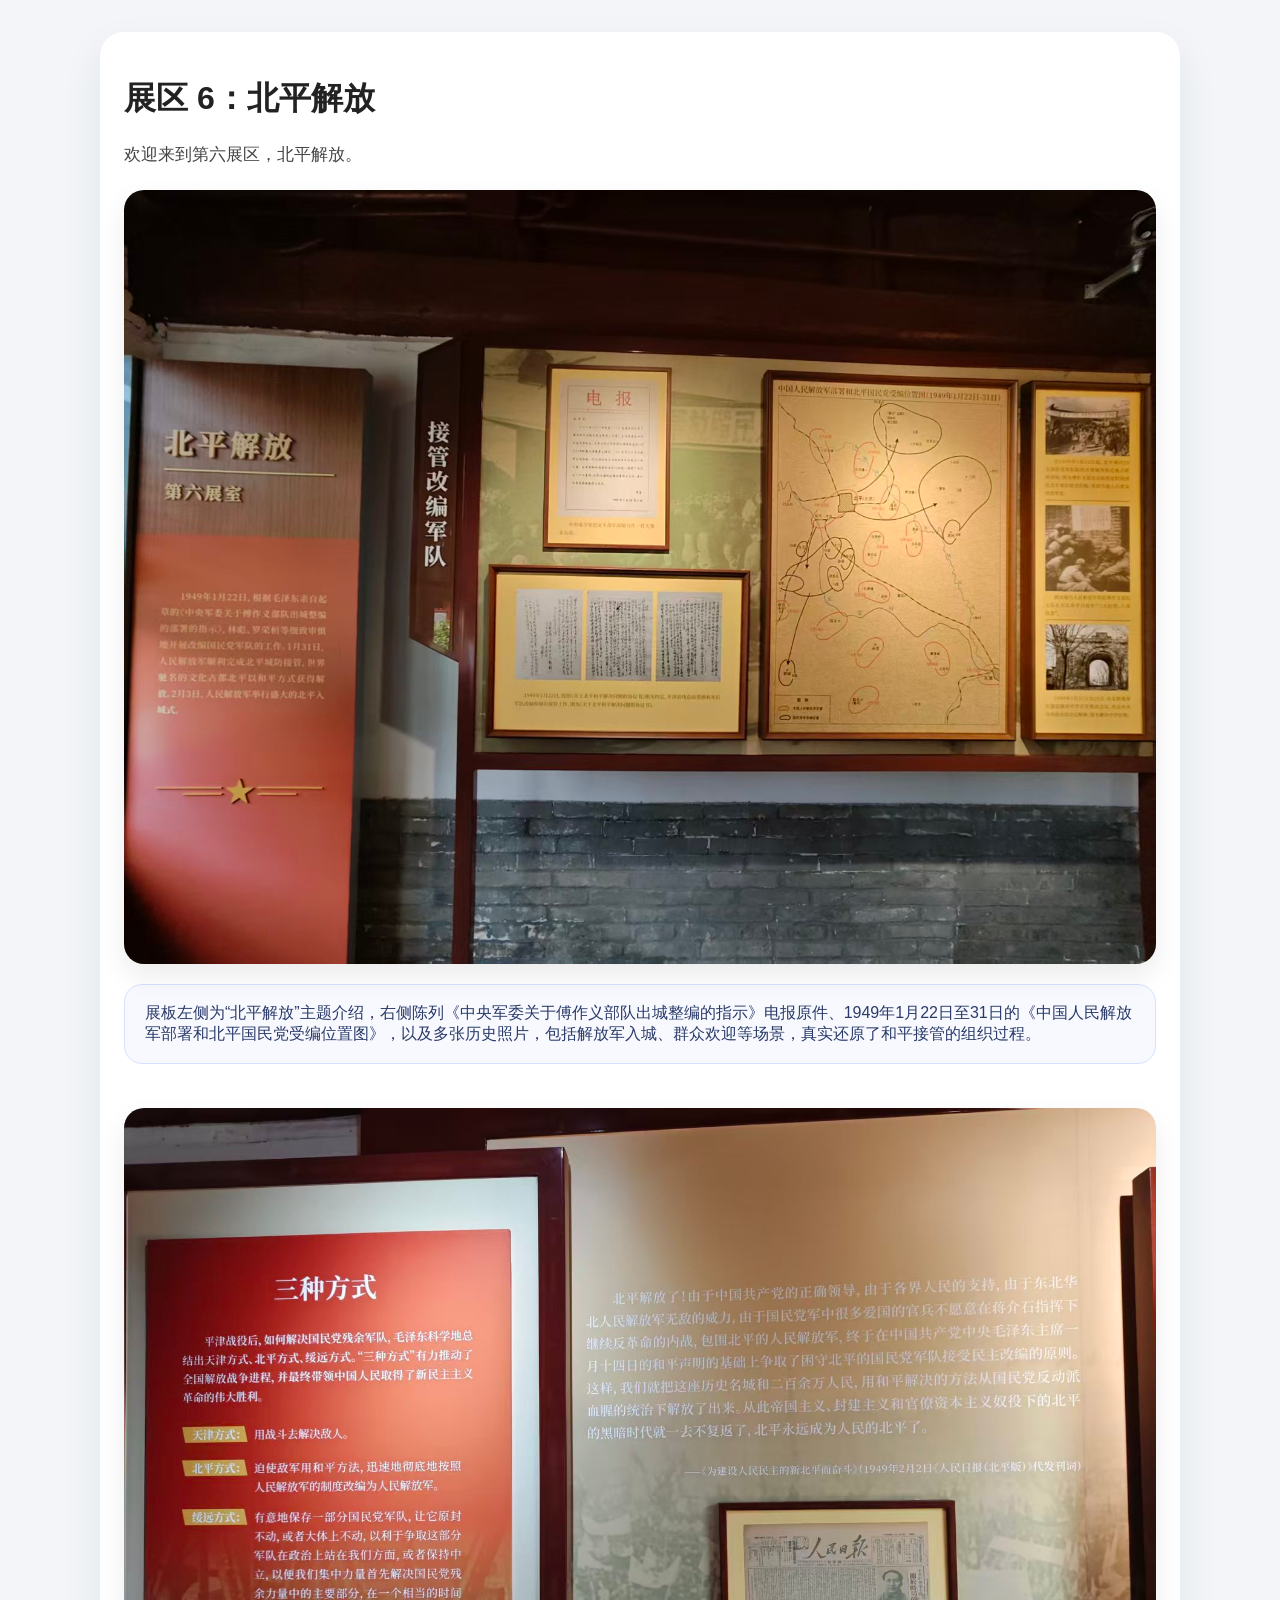
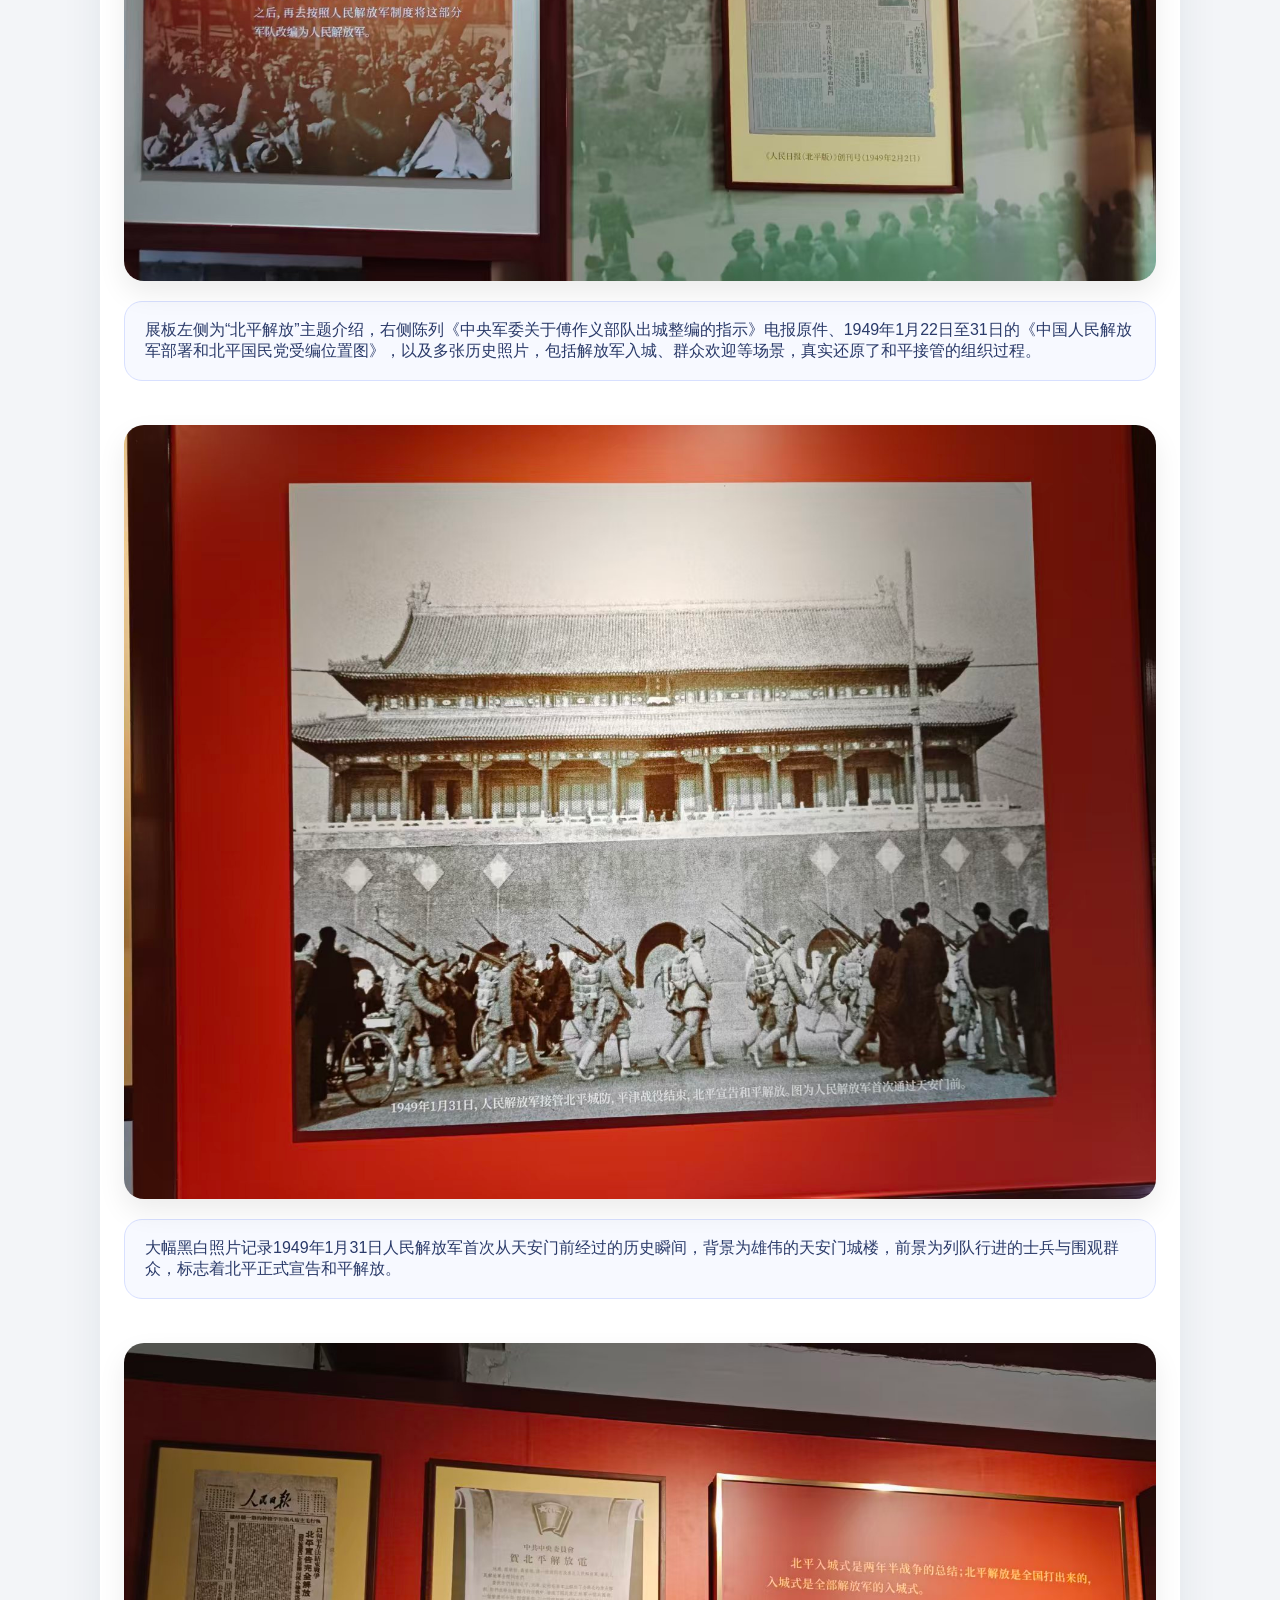
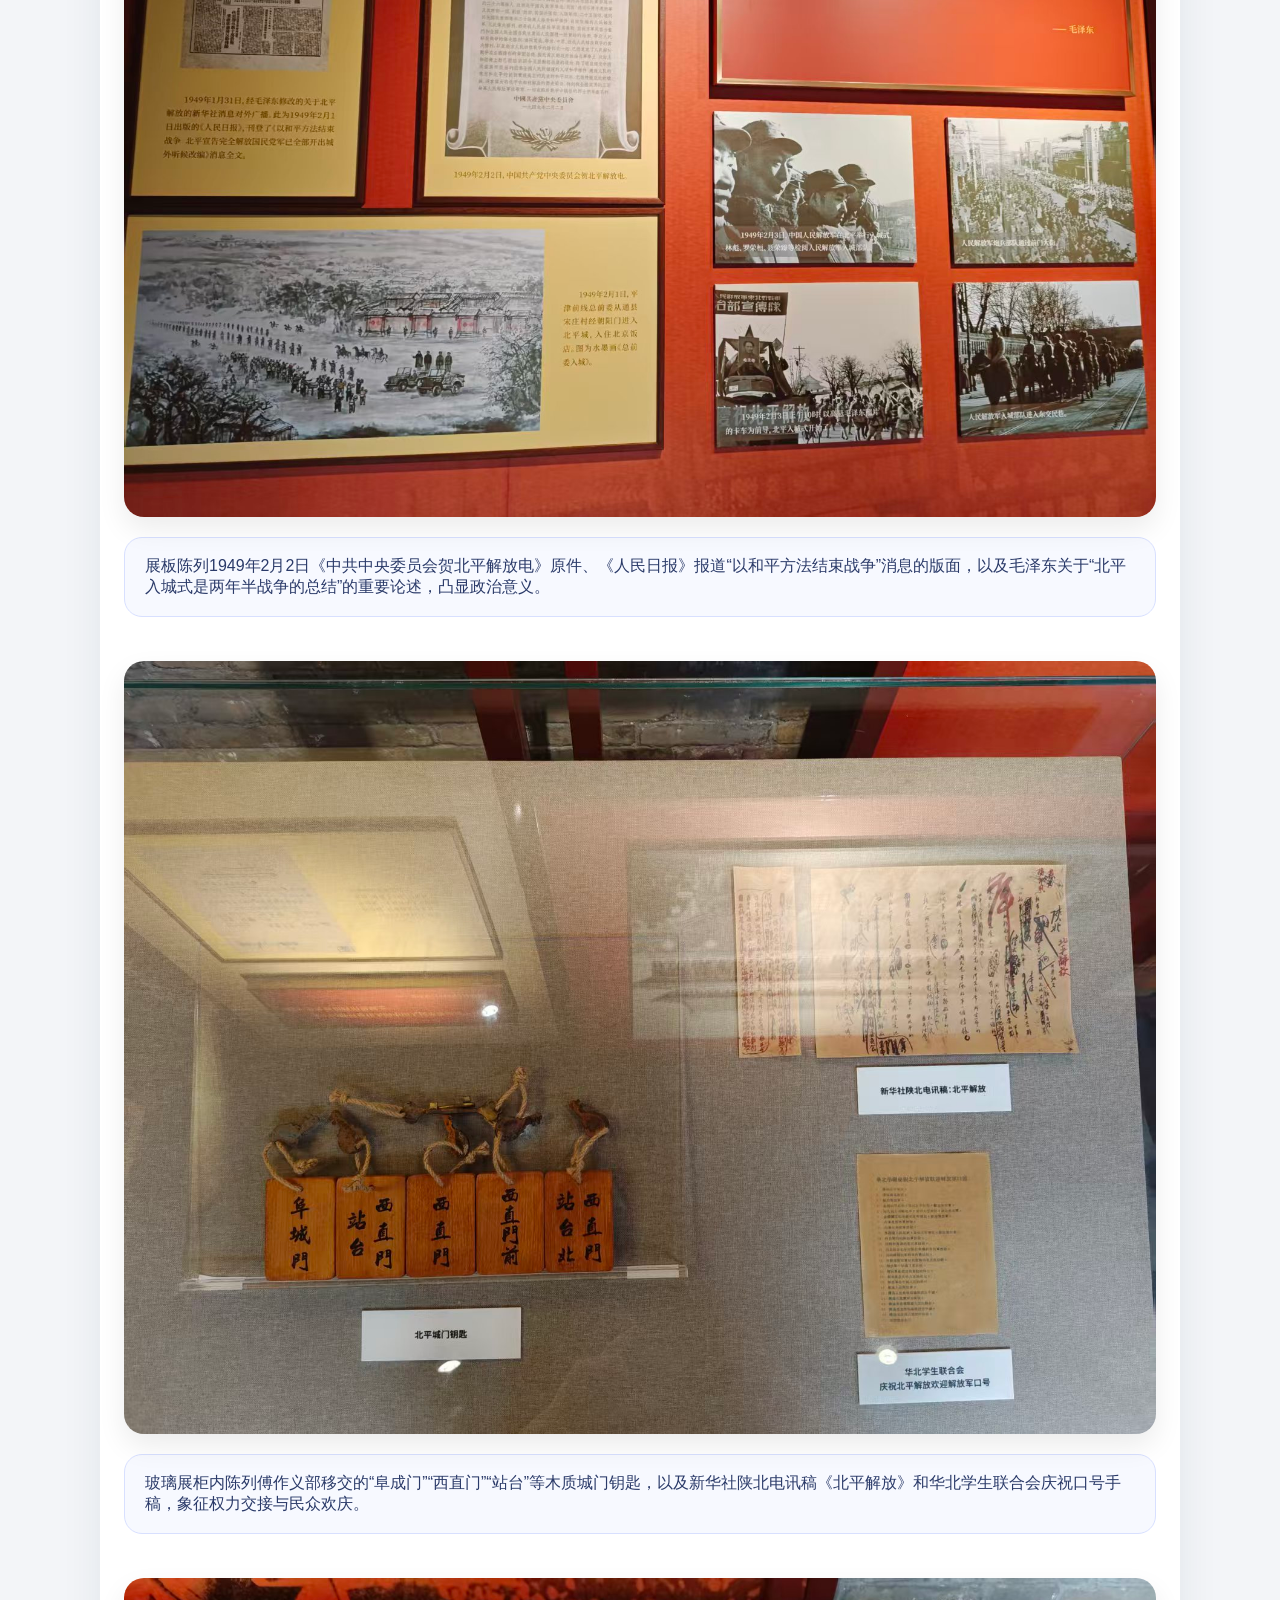
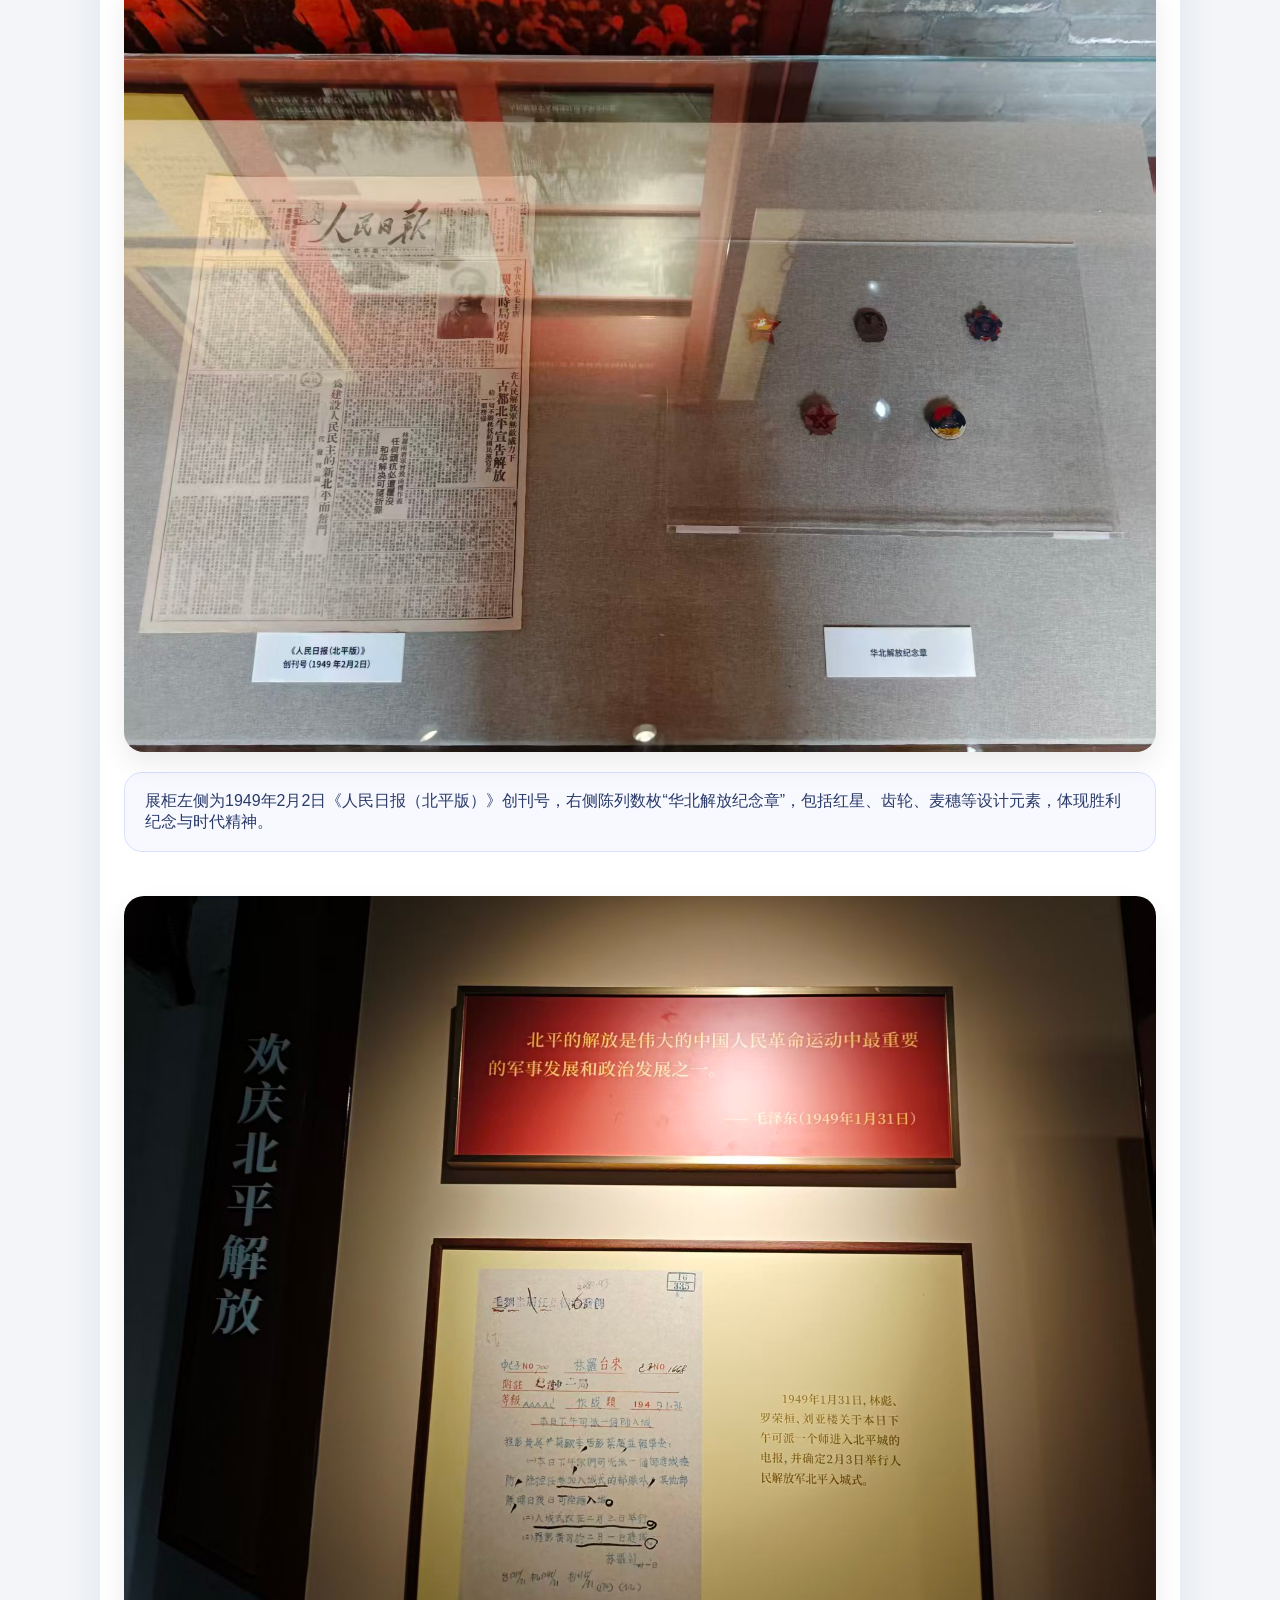
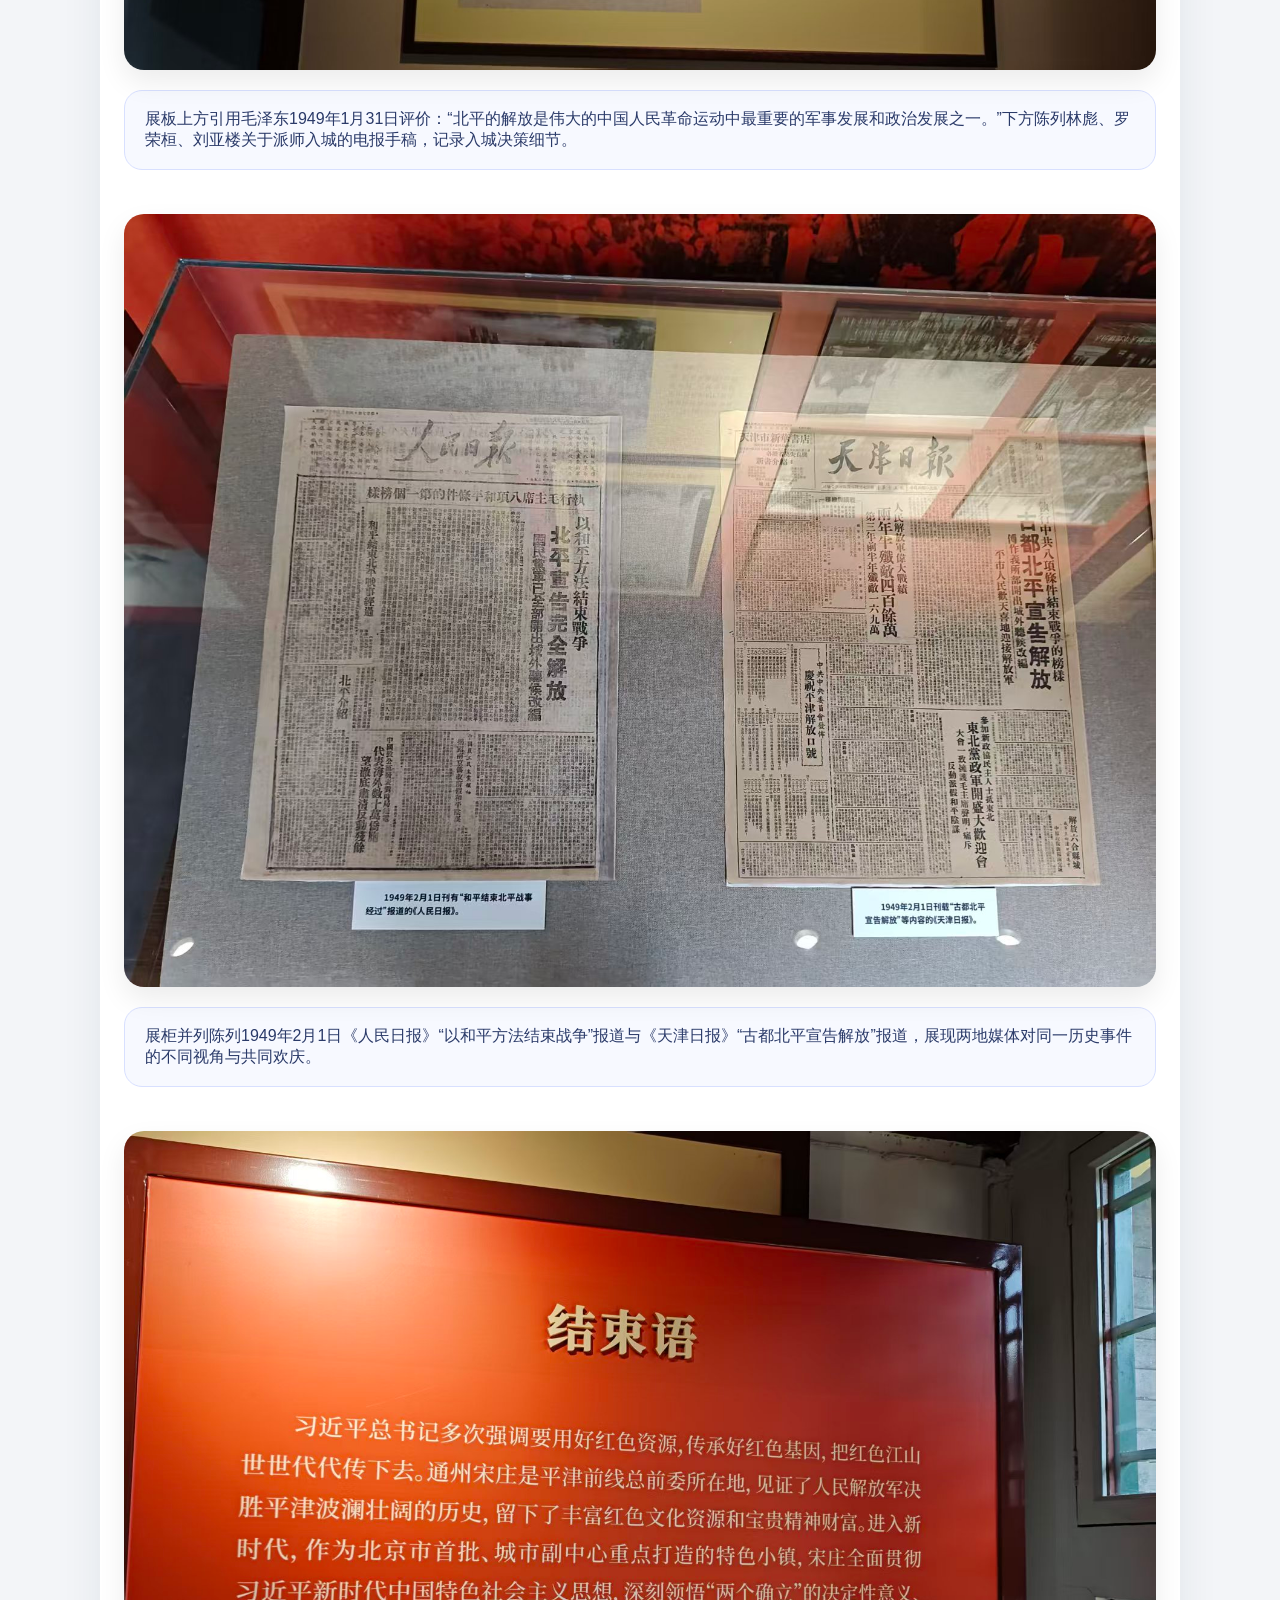
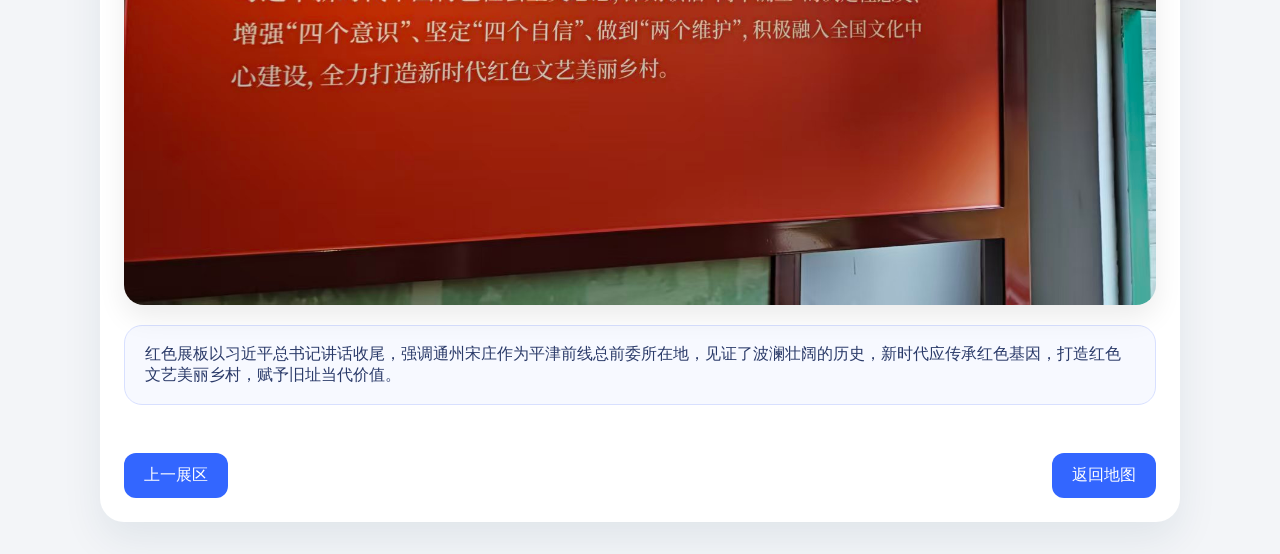
<file: page8.html>
﻿<!DOCTYPE html>
<html lang="zh-CN">
<head>
  <meta charset="UTF-8" />
  <meta name="viewport" content="width=device-width, initial-scale=1.0" />
  <title>第六展区：北平解放</title>
  <link rel="stylesheet" href="styles.css" />
  <script src="scroll-reveal.js" defer></script>
</head>
<body>
  <main class="page-content">
    <h1>展区 6：北平解放</h1>
    <p class="page-intro">欢迎来到第六展区，北平解放。</p>

    <section class="image-column">
      <!-- 0.jpg -->
      <img src="img/展厅6/0.jpg" alt="北平解放 0" />
      <div class="text-box">展板左侧为“北平解放”主题介绍，右侧陈列《中央军委关于傅作义部队出城整编的指示》电报原件、1949年1月22日至31日的《中国人民解放军部署和北平国民党受编位置图》，以及多张历史照片，包括解放军入城、群众欢迎等场景，真实还原了和平接管的组织过程。</div>

      <!-- 1.jpg -->
      <img src="img/展厅6/1.jpg" alt="北平解放 1" />
      <div class="text-box">展板左侧为“北平解放”主题介绍，右侧陈列《中央军委关于傅作义部队出城整编的指示》电报原件、1949年1月22日至31日的《中国人民解放军部署和北平国民党受编位置图》，以及多张历史照片，包括解放军入城、群众欢迎等场景，真实还原了和平接管的组织过程。</div>

      <!-- 2.jpg -->
      <img src="img/展厅6/2.jpg" alt="北平解放 2" />
      <div class="text-box">大幅黑白照片记录1949年1月31日人民解放军首次从天安门前经过的历史瞬间，背景为雄伟的天安门城楼，前景为列队行进的士兵与围观群众，标志着北平正式宣告和平解放。</div>

      <!-- 3.jpg -->
      <img src="img/展厅6/3.jpg" alt="北平解放 3" />
      <div class="text-box">展板陈列1949年2月2日《中共中央委员会贺北平解放电》原件、《人民日报》报道“以和平方法结束战争”消息的版面，以及毛泽东关于“北平入城式是两年半战争的总结”的重要论述，凸显政治意义。</div>

      <!-- 4.jpg -->
      <img src="img/展厅6/4.jpg" alt="北平解放 4" />
      <div class="text-box">玻璃展柜内陈列傅作义部移交的“阜成门”“西直门”“站台”等木质城门钥匙，以及新华社陕北电讯稿《北平解放》和华北学生联合会庆祝口号手稿，象征权力交接与民众欢庆。</div>

      <!-- 5.jpg -->
      <img src="img/展厅6/5.jpg" alt="北平解放 5" />
      <div class="text-box">展柜左侧为1949年2月2日《人民日报（北平版）》创刊号，右侧陈列数枚“华北解放纪念章”，包括红星、齿轮、麦穗等设计元素，体现胜利纪念与时代精神。</div>

      <!-- 6.jpg -->
      <img src="img/展厅6/6.jpg" alt="北平解放 6" />
      <div class="text-box">展板上方引用毛泽东1949年1月31日评价：“北平的解放是伟大的中国人民革命运动中最重要的军事发展和政治发展之一。”下方陈列林彪、罗荣桓、刘亚楼关于派师入城的电报手稿，记录入城决策细节。</div>

      <!-- 7.jpg -->
      <img src="img/展厅6/7.jpg" alt="北平解放 7" />
      <div class="text-box">展柜并列陈列1949年2月1日《人民日报》“以和平方法结束战争”报道与《天津日报》“古都北平宣告解放”报道，展现两地媒体对同一历史事件的不同视角与共同欢庆。</div>

      <!-- 8.jpg -->
      <img src="img/展厅6/8.jpg" alt="北平解放 8" />
      <div class="text-box">红色展板以习近平总书记讲话收尾，强调通州宋庄作为平津前线总前委所在地，见证了波澜壮阔的历史，新时代应传承红色基因，打造红色文艺美丽乡村，赋予旧址当代价值。</div>
    </section>
    <nav class="page-nav">
      <a href="page7.html" class="nav-btn">上一展区</a>
      <div class="nav-right">
        <a href="index.html" class="nav-btn">返回地图</a>
      </div>
    </nav>
  </main>
</body>
</html>
</file>
<file: styles.css>
/* ============================
   0. Canvas 加载骨架屏动画（新增）
   ============================ */
.canvas-container {
  position: relative;
  overflow: hidden;
}

/* 加载中的渐变光带 */
.canvas-container.loading::after {
  content: '';
  position: absolute;
  top: 0;
  left: -100%;
  width: 100%;
  height: 100%;
  background: linear-gradient(
    90deg,
    #e0e0e0 25%,
    #f0f0f0 50%,
    #e0e0e0 75%
  );
  background-size: 200% 100%;
  animation: shimmer 1.5s infinite;
  z-index: 3;
  border-radius: 16px;
}

@keyframes shimmer {
  0%   { left: -100%; }
  100% { left: 100%; }
}

/* canvas 加载期间半透明，加载完成后淡入 */
#floorplan {
  opacity: 0;
  transition: opacity 0.5s ease;
}

#floorplan.loaded {
  opacity: 1;
}

/* 加载完成后停掉光带 */
.canvas-container:not(.loading)::after {
  animation: none;
  opacity: 0;
  transition: opacity 0.3s ease;
}

/* ============================
   1. 修复 Canvas 地图适配
   ============================ */
.canvas-container {
  background: #fff;
  padding: 16px;
  border-radius: 16px;
  box-shadow: 0 10px 25px rgba(0, 0, 0, 0.08);
  width: 100%;
  max-width: 900px;
  margin: 0 auto;
  position: relative;
}

#floorplan {
  width: 100%;
  aspect-ratio: 900 / 640; 
  display: block;
  touch-action: manipulation;
}

/* ============================
   2. 二维码弹窗 (适配新 HTML + 保留动画)
   ============================ */
.qrcode-modal {
  position: fixed;
  inset: 0;
  display: flex;
  align-items: center;
  justify-content: center;
  background: rgba(0, 0, 0, 0.6);
  z-index: 9999;
  backdrop-filter: blur(4px); /* 毛玻璃背景 */

  /* 淡入淡出动画 */
  opacity: 0;
  visibility: hidden;
  transition: opacity 0.3s ease, visibility 0.3s ease;
}

.qrcode-modal:not(.hidden) {
  opacity: 1;
  visibility: visible;
}

/* 弹窗卡片容器 (对应 HTML 中的 .modal-content) */
.modal-content {
  position: relative;
  background: #ffffff;
  padding: 24px;
  border-radius: 16px;
  box-shadow: 0 10px 30px rgba(0, 0, 0, 0.2);
  text-align: center;
  max-width: 90vw;
  min-width: 280px;
  width: 320px; /* 固定宽度防止抖动 */

  /* 卡片弹跳动画 (保留之前的 cubic-bezier) */
  transform: scale(0.95);
  transition: transform 0.3s cubic-bezier(0.175, 0.885, 0.32, 1.275);
}

.qrcode-modal:not(.hidden) .modal-content {
  transform: scale(1);
}

/* 关闭按钮 (对应 HTML 中的 #qrcodeClose) */
#qrcodeClose {
  position: absolute;
  top: -10px;
  right: -10px;
  width: 32px;
  height: 32px;
  background: #fff;
  border-radius: 50%;
  box-shadow: 0 2px 8px rgba(0,0,0,0.15);
  border: none;
  font-size: 20px;
  line-height: 32px;
  color: #666;
  cursor: pointer;
  display: flex;
  align-items: center;
  justify-content: center;
  transition: all 0.2s;
  z-index: 10;
}

#qrcodeClose:hover {
  background: #f0f0f0;
  color: #333;
  transform: rotate(90deg);
}

/* 二维码画布容器 (对应 HTML 中的 canvas) */
#qrcodeCanvas {
  margin: 10px auto;
  display: block; /* 必须显示！之前是 none */
  border-radius: 4px;
  background: #fff; /* 防止透明背景导致看不清 */
}

/* 底部提示文字 */
.qr-tip {
  color: #666;
  margin-top: 12px;
  font-size: 14px;
}

/* ============================
   3. 其他原有样式保持不变
   ============================ */
* { box-sizing: border-box; }
body { margin: 0; font-family: "Segoe UI", sans-serif; background: #f3f5f8; color: #222; }
main { max-width: 1080px; margin: 32px auto; padding: 16px; }
.page-content { background: #fff; border-radius: 24px; padding: 24px; box-shadow: 0 18px 40px rgba(18, 45, 81, 0.08); }
.title-row { display: flex; justify-content: space-between; align-items: center; margin-bottom: 12px; }
.title-row h1 { margin: 0; font-size: 1.5rem; line-height: 1.2; }
.share-button { padding: 8px 16px; background: #3366ff; color: #fff; border: none; border-radius: 10px; box-shadow: 0 8px 18px rgba(51,102,255,0.18); cursor: pointer; white-space: nowrap; }
.share-button:active { transform: translateY(1px); }
.page-intro { margin-top: 8px; margin-bottom: 24px; font-size: 1.05rem; color: #444; }
.image-column { display: flex; flex-direction: column; gap: 20px; margin-bottom: 24px; }
.image-column img { width: 100%; border-radius: 20px; object-fit: cover; box-shadow: 0 12px 28px rgba(0, 0, 0, 0.08); }
.text-box { padding: 18px 20px; background: #f7f9ff; border: 1px solid #d8e0ff; border-radius: 18px; color: #2a3a69; font-size: 1rem; margin-bottom: 24px; }
.page-content a { display: inline-block; padding: 12px 20px; border-radius: 12px; background: #3366ff; color: #fff; text-decoration: none; }
.page-card { display: flex; flex-wrap: wrap; gap: 24px; align-items: center; }
.page-card img { width: 100%; max-width: 520px; border-radius: 20px; object-fit: cover; box-shadow: 0 12px 28px rgba(0, 0, 0, 0.08); }
.page-text { flex: 1; min-width: 280px; }
.page-text h1 { margin-bottom: 12px; }
.page-text p { margin: 16px 0; line-height: 1.8; color: #444; }
.page-text a { display: inline-block; margin-top: 12px; padding: 12px 20px; border-radius: 12px; background: #3366ff; color: #fff; text-decoration: none; }
.page-nav {
  display: flex;
  justify-content: space-between;
  align-items: center;
}

.nav-right {
  display: flex;
  gap: 16px;
}

.page-nav .nav-btn:first-child {
  text-align: left;
}

.nav-center {
  text-align: center;
}

.page-nav .nav-btn:last-child {
  text-align: right;
}


.legend { margin-top: 24px; padding: 16px; background: #fff; border-radius: 16px; box-shadow: 0 8px 18px rgba(0, 0, 0, 0.06); }
.legend ol { padding-left: 20px; }
.legend li { margin-bottom: 8px; }

@media (max-width: 800px) {
  .page-card { flex-direction: column; }
  main { margin: 16px; }
  .title-row { flex-direction: column; align-items: flex-start; gap: 12px; }
  .share-button { width: 100%; }
}
/* ============================
   图片滚动渐入动画
   ============================ */
.image-column img {
  opacity: 0;
  transform: translateY(40px);
  transition: opacity 0.7s ease, transform 0.7s ease;
}

/* 进入视口后触发 */
.image-column img.visible {
  opacity: 1;
  transform: translateY(0);
}
</file>
